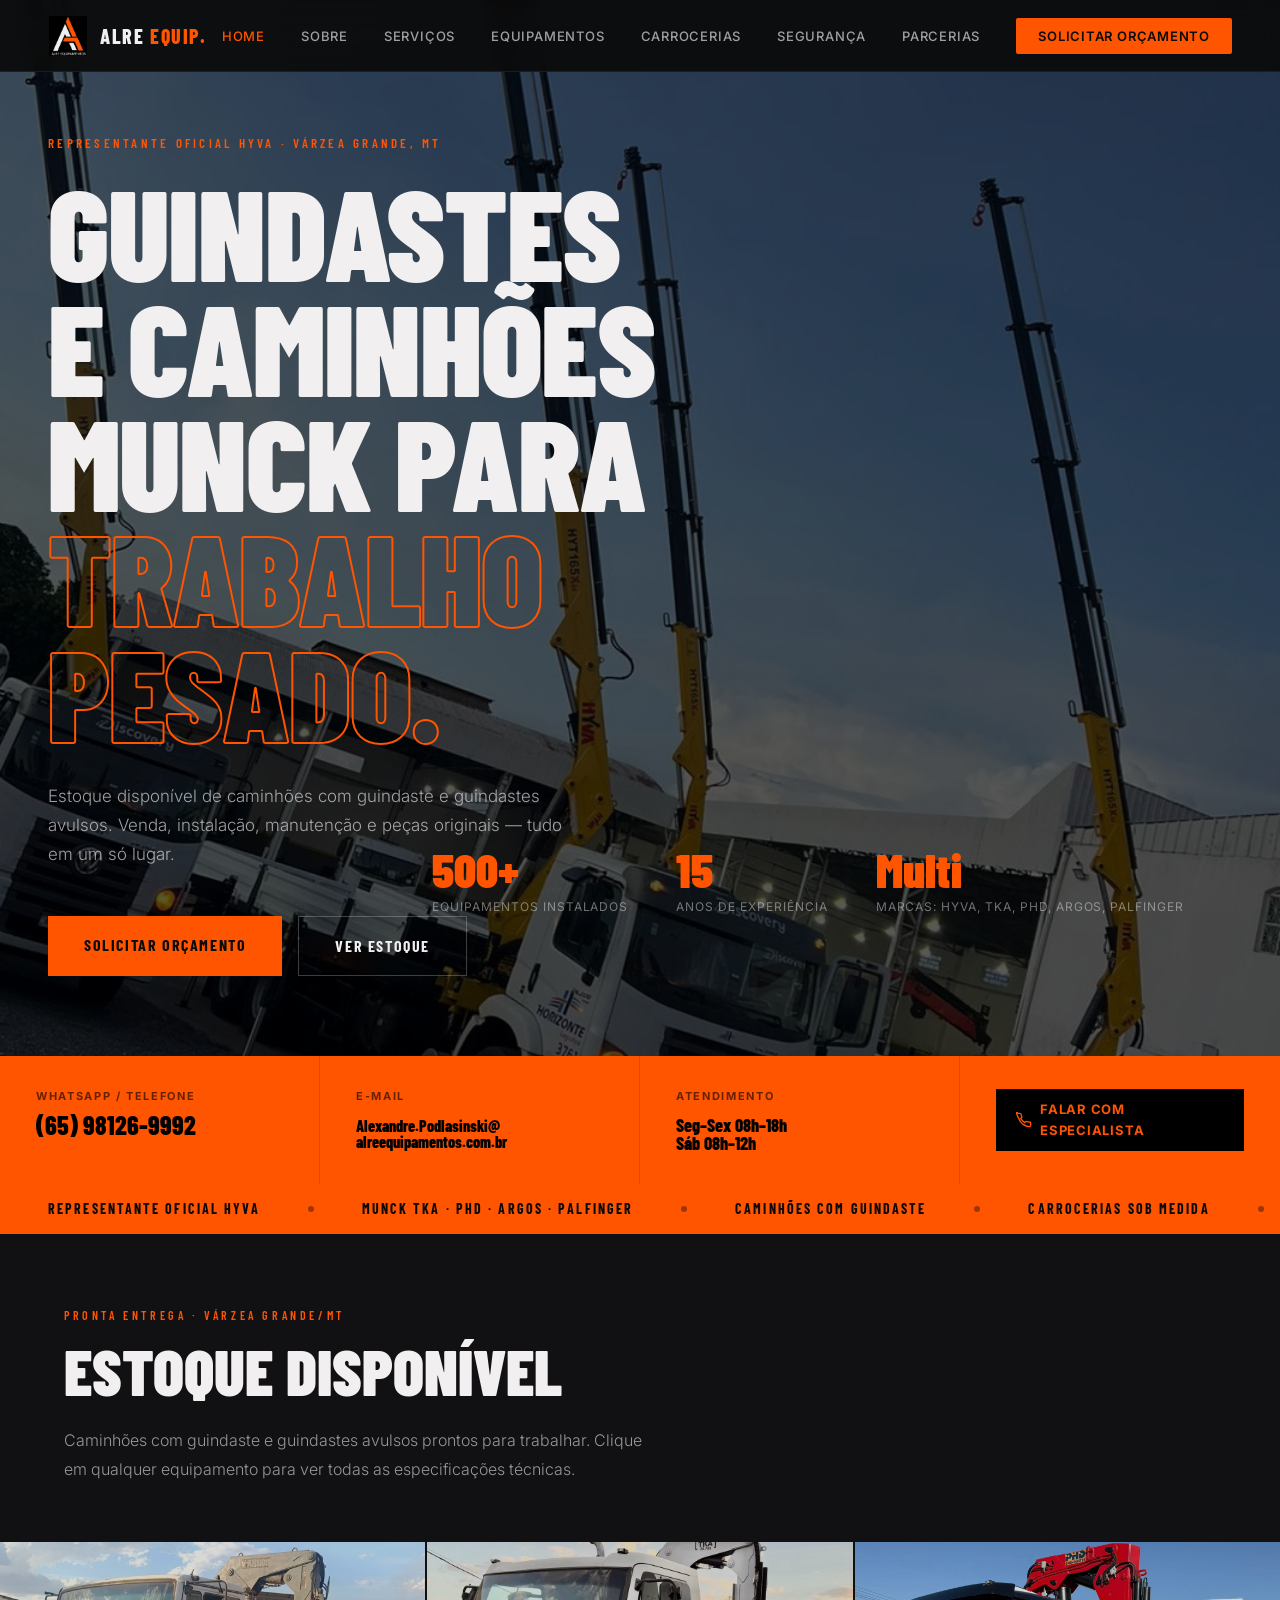
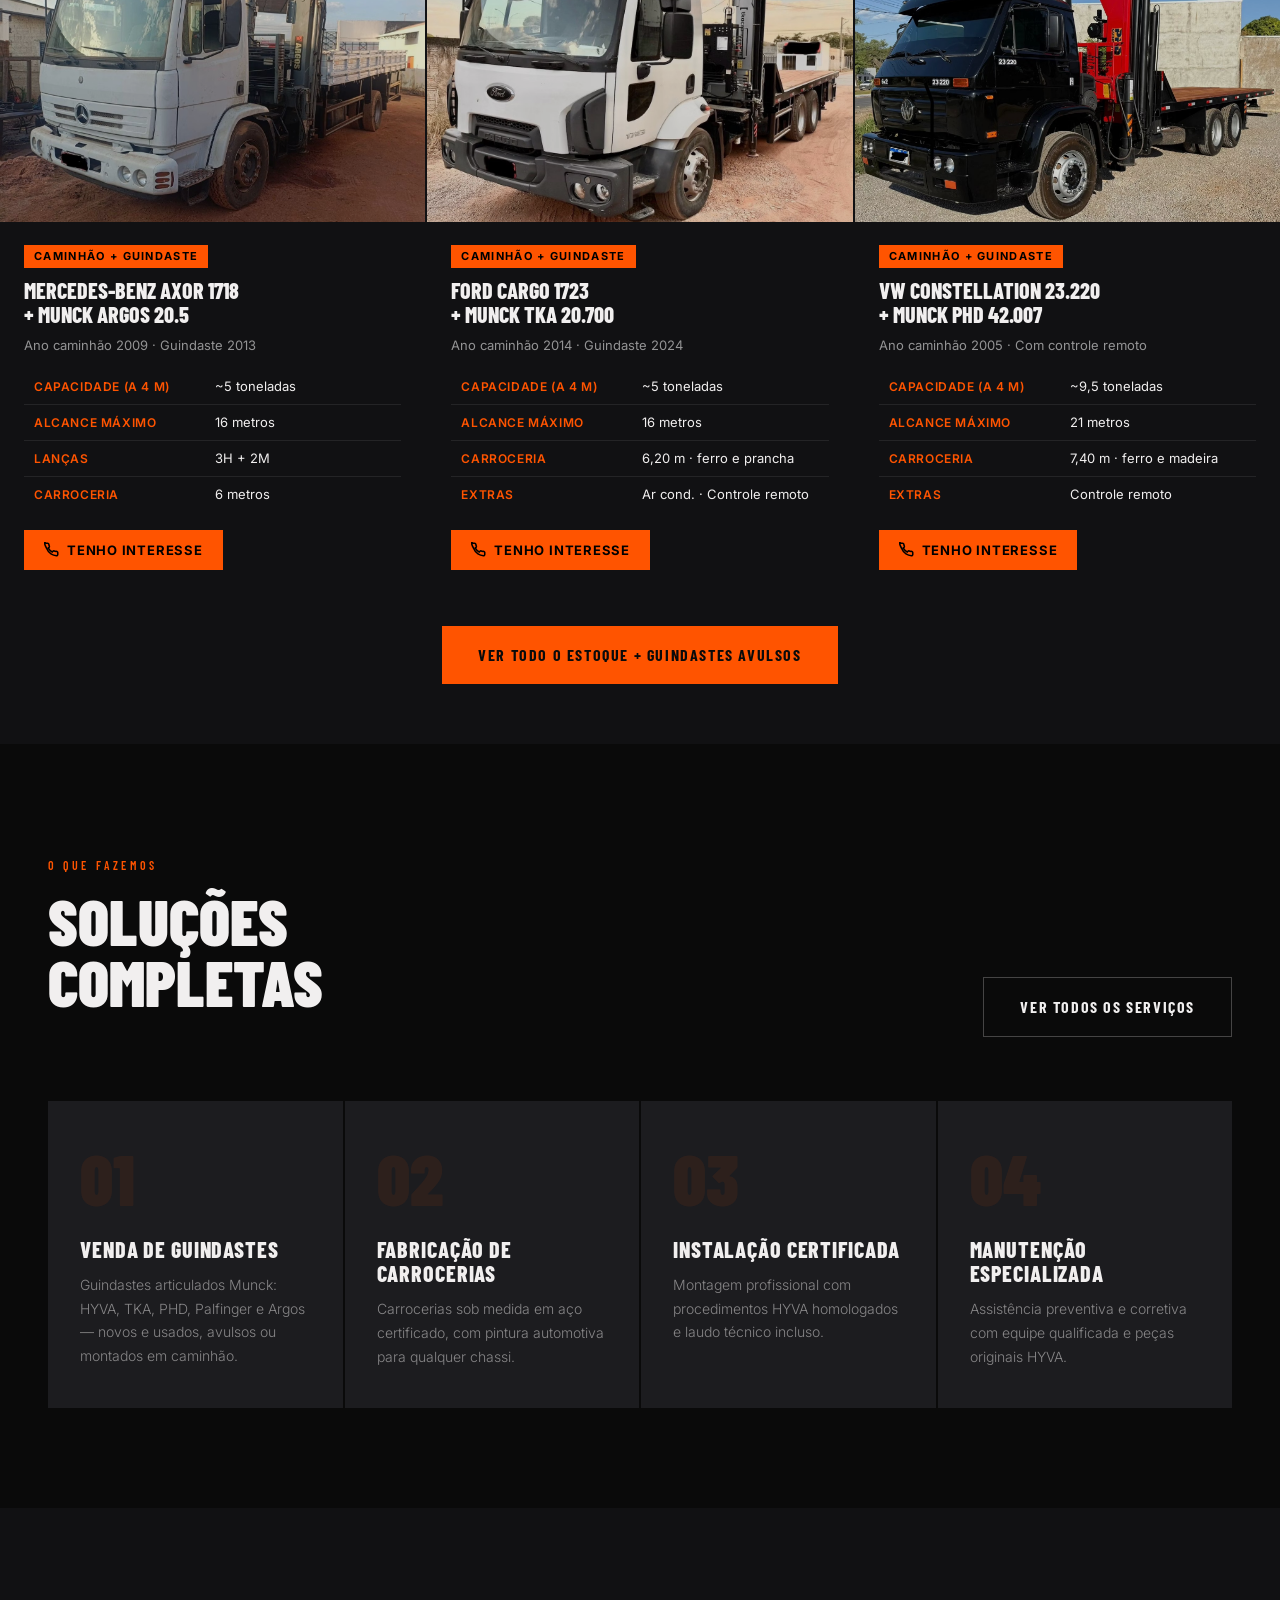
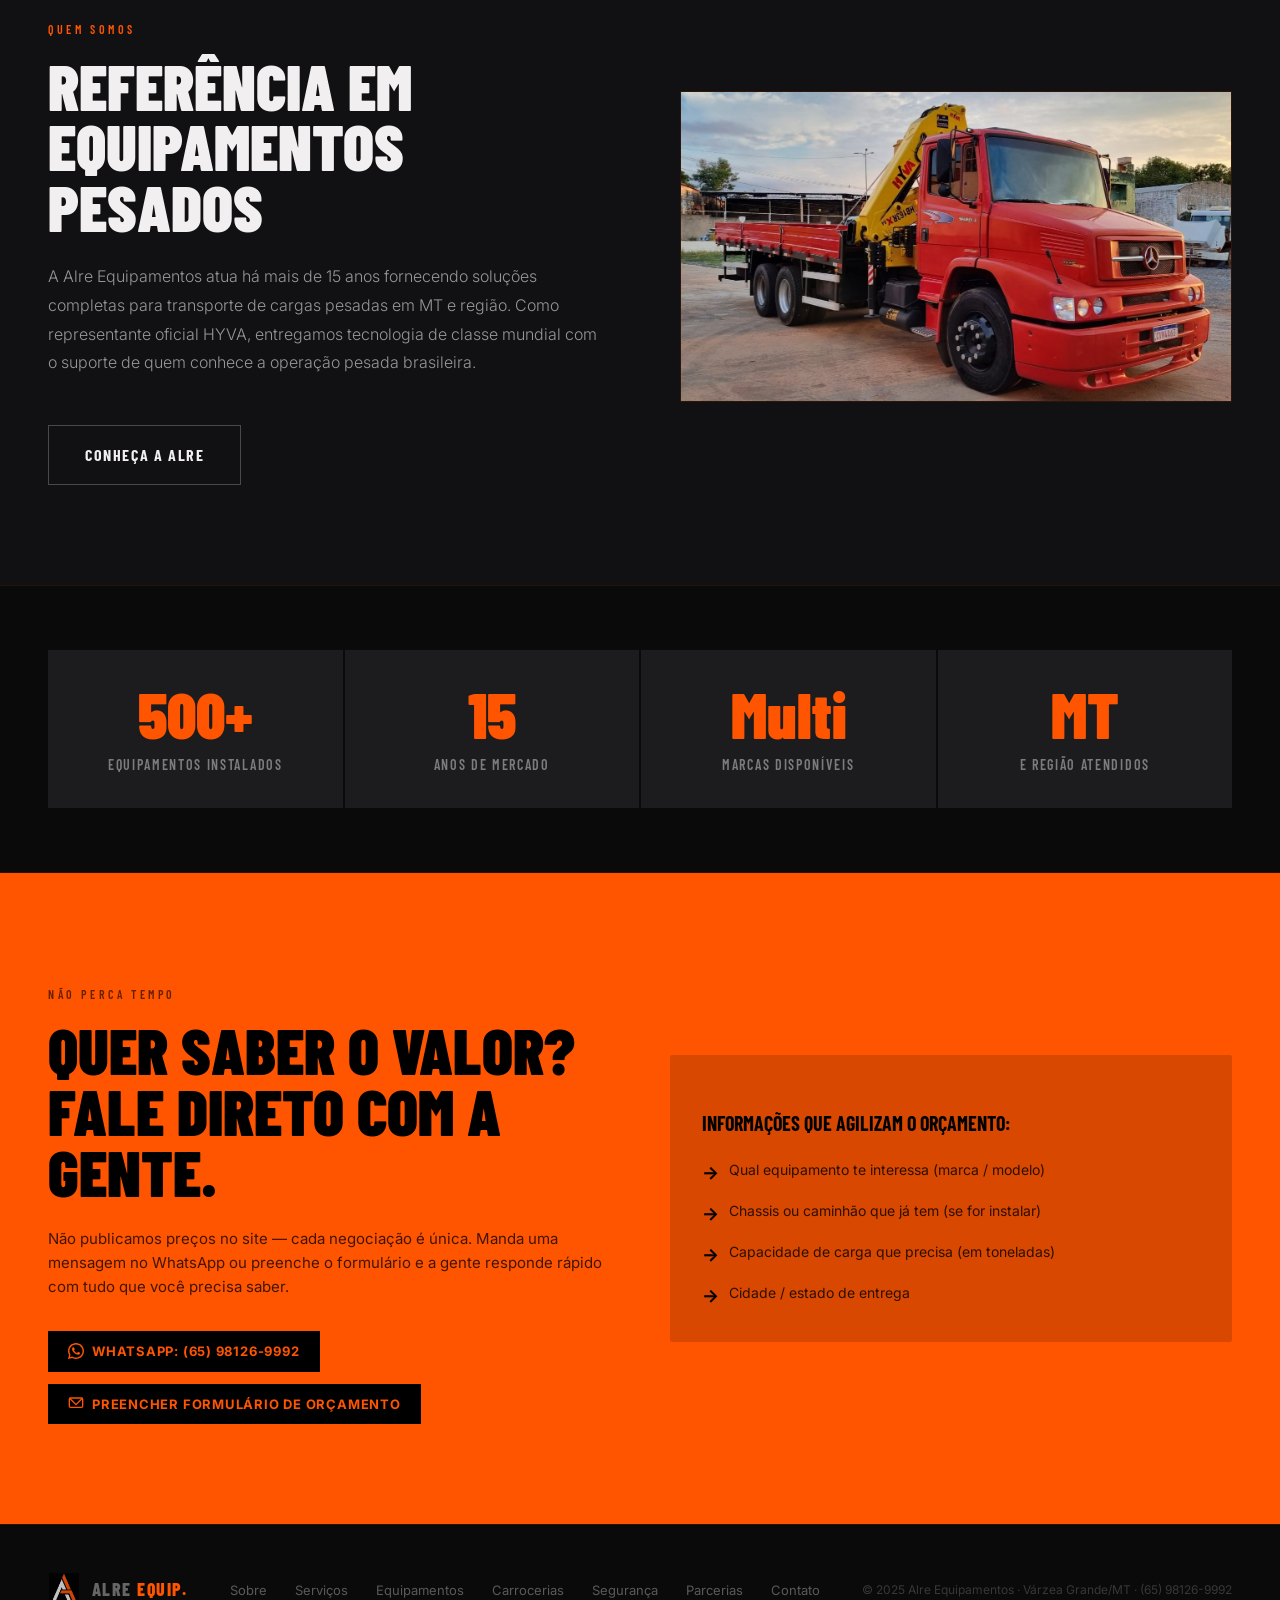
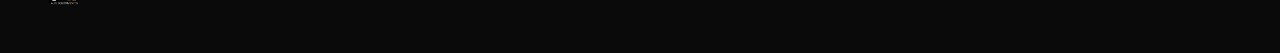
<file: index.html>
<!DOCTYPE html>
<html lang="pt-BR">
<head>
  <meta charset="UTF-8">
  <meta name="viewport" content="width=device-width, initial-scale=1.0">
  <title>Alre Equipamentos — Guindastes e Caminhões Munck em Várzea Grande/MT</title>
  <meta name="description" content="Venda de guindastes Munck, caminhões com guindaste e carrocerias sob medida. Representante oficial HYVA. Várzea Grande/MT.">
  <link rel="preconnect" href="https://fonts.googleapis.com">
  <link href="https://fonts.googleapis.com/css2?family=Barlow+Condensed:wght@400;600;700;800;900&family=Inter:wght@300;400;500;600&display=swap" rel="stylesheet">
  <link rel="stylesheet" href="style.css">
  <style>
    /* ── Spec table ── */
    .spec-table{width:100%;border-collapse:collapse;margin-top:12px}
    .spec-table td{padding:7px 10px;font-size:13px;border-bottom:1px solid rgba(255,255,255,.08);color:var(--alre-white)}
    .spec-table td:first-child{color:var(--alre-orange);font-weight:600;width:48%;text-transform:uppercase;font-size:12px;letter-spacing:.05em}
    .spec-table tr:last-child td{border-bottom:none}

    /* ── Equipment cards (Grimaldi-style) ── */
    .equip-grid{display:grid;grid-template-columns:repeat(auto-fit,minmax(320px,1fr));gap:2px;margin-top:2px}
    .equip-card{position:relative;overflow:hidden;background:var(--alre-dark);cursor:pointer}
    .equip-card img{width:100%;height:280px;object-fit:cover;display:block;transition:transform .5s ease;filter:brightness(.85)}
    .equip-card:hover img{transform:scale(1.04);filter:brightness(1)}
    .equip-card-body{padding:20px 24px 24px}
    .equip-card-tag{display:inline-block;background:var(--alre-orange);color:#000;font-size:11px;font-weight:700;letter-spacing:.12em;padding:3px 10px;text-transform:uppercase;margin-bottom:10px}
    .equip-card-tag.used{background:#444;color:var(--alre-white)}
    .equip-card-name{font-family:'Barlow Condensed',sans-serif;font-size:22px;font-weight:800;color:var(--alre-white);text-transform:uppercase;line-height:1.1;margin-bottom:8px}
    .equip-card-sub{font-size:13px;color:rgba(255,255,255,.55);margin-bottom:14px}
    .equip-cta{display:inline-flex;align-items:center;gap:8px;background:var(--alre-orange);color:#000;font-size:13px;font-weight:700;padding:10px 20px;letter-spacing:.06em;text-transform:uppercase;text-decoration:none;transition:opacity .2s}
    .equip-cta:hover{opacity:.85}
    .equip-cta svg{flex-shrink:0}

    /* ── Contact strip ── */
    .contact-strip{display:grid;grid-template-columns:repeat(auto-fit,minmax(240px,1fr));gap:0;background:var(--alre-orange)}
    .contact-strip-item{padding:32px 36px;border-right:1px solid rgba(0,0,0,.12);display:flex;flex-direction:column;gap:6px}
    .contact-strip-item:last-child{border-right:none}
    .contact-strip-label{font-size:11px;font-weight:700;letter-spacing:.15em;text-transform:uppercase;color:rgba(0,0,0,.6)}
    .contact-strip-val{font-family:'Barlow Condensed',sans-serif;font-size:26px;font-weight:800;color:#000;line-height:1;text-decoration:none}
    .contact-strip-val:hover{text-decoration:underline}

    /* hero override for real photo background */
    #hero{min-height:90vh;display:flex;flex-direction:column;justify-content:flex-end;padding-bottom:80px;position:relative;overflow:hidden}
    .hero-photo{position:absolute;inset:0;background:url('img-frota.jpg') center/cover no-repeat;filter:brightness(.35)}
    .hero-content{position:relative;z-index:2}
  </style>
</head>
<body>
<nav class="alre-nav">
  <a href="index.html" class="nav-logo">
    <img src="alre-logo.jpeg" alt="Alre Equipamentos logo">
    <span class="nav-logo-text">ALRE <span>EQUIP.</span></span>
  </a>
  <ul class="nav-links">
    <li><a href="index.html" class="active">Home</a></li>
    <li><a href="sobre.html">Sobre</a></li>
    <li><a href="servicos.html">Serviços</a></li>
    <li><a href="equipamentos.html">Equipamentos</a></li>
    <li><a href="carrocerias.html">Carrocerias</a></li>
    <li><a href="seguranca.html">Segurança</a></li>
    <li><a href="parcerias.html">Parcerias</a></li>
    <li><a href="contato.html" class="nav-cta">Solicitar Orçamento</a></li>
  </ul>
  <button class="nav-toggle" aria-label="Menu">Menu</button>
</nav>

<!-- HERO -->
<section id="hero">
  <div class="hero-photo"></div>
  <div class="hero-content">
    <p class="hero-eyebrow">Representante Oficial HYVA &middot; Várzea Grande, MT</p>
    <h1 class="hero-title">GUINDASTES<br>E CAMINHÕES<br>MUNCK PARA<br><em>TRABALHO PESADO.</em></h1>
    <p class="hero-subtitle">Estoque disponível de caminhões com guindaste e guindastes avulsos. Venda, instalação, manutenção e peças originais — tudo em um só lugar.</p>
    <div class="hero-actions">
      <a href="contato.html" class="btn-primary">Solicitar Orçamento</a>
      <a href="equipamentos.html" class="btn-ghost">Ver Estoque</a>
    </div>
    <div class="hero-stats">
      <div><div class="hero-stat-num">500+</div><div class="hero-stat-label">Equipamentos instalados</div></div>
      <div><div class="hero-stat-num">15</div><div class="hero-stat-label">Anos de experiência</div></div>
      <div><div class="hero-stat-num">Multi</div><div class="hero-stat-label">Marcas: HYVA, TKA, PHD, Argos, Palfinger</div></div>
    </div>
  </div>
</section>

<!-- CONTACT STRIP — explícito no topo -->
<div class="contact-strip">
  <div class="contact-strip-item">
    <span class="contact-strip-label">WhatsApp / Telefone</span>
    <a href="https://wa.me/5565981269992" class="contact-strip-val">(65) 98126-9992</a>
  </div>
  <div class="contact-strip-item">
    <span class="contact-strip-label">E-mail</span>
    <a href="mailto:Alexandre.Podlasinski@alreequipamentos.com.br" class="contact-strip-val" style="font-size:16px;padding-top:6px">Alexandre.Podlasinski@<br>alreequipamentos.com.br</a>
  </div>
  <div class="contact-strip-item">
    <span class="contact-strip-label">Atendimento</span>
    <span class="contact-strip-val" style="font-size:18px;padding-top:4px">Seg–Sex 08h–18h<br>Sáb 08h–12h</span>
  </div>
  <div class="contact-strip-item" style="justify-content:center">
    <a href="contato.html" class="equip-cta" style="background:#000;color:var(--alre-orange);align-self:center">
      <svg width="16" height="16" viewBox="0 0 24 24" fill="none" stroke="currentColor" stroke-width="2"><path d="M22 16.92v3a2 2 0 01-2.18 2 19.79 19.79 0 01-8.63-3.07A19.5 19.5 0 013.88 9.64a19.79 19.79 0 01-3.07-8.67A2 2 0 012.77 2h3a2 2 0 012 1.72c.127.96.361 1.903.7 2.81a2 2 0 01-.45 2.11L6.91 9.64a16 16 0 006.29 6.29l1.1-1.1a2 2 0 012.11-.45c.907.339 1.85.573 2.81.7A2 2 0 0122 16.92z"/></svg>
      Falar com Especialista
    </a>
  </div>
</div>

<div class="hyva-bar">
  <div class="hyva-bar-inner">
    <span class="hyva-bar-item">Representante Oficial HYVA</span><span class="hyva-bar-dot"></span>
    <span class="hyva-bar-item">Munck TKA · PHD · Argos · Palfinger</span><span class="hyva-bar-dot"></span>
    <span class="hyva-bar-item">Caminhões com Guindaste</span><span class="hyva-bar-dot"></span>
    <span class="hyva-bar-item">Carrocerias Sob Medida</span><span class="hyva-bar-dot"></span>
    <span class="hyva-bar-item">Instalação Certificada</span><span class="hyva-bar-dot"></span>
    <span class="hyva-bar-item">Peças Originais</span><span class="hyva-bar-dot"></span>
    <span class="hyva-bar-item">Suporte Técnico</span><span class="hyva-bar-dot"></span>
    <span class="hyva-bar-item">Representante Oficial HYVA</span><span class="hyva-bar-dot"></span>
    <span class="hyva-bar-item">Munck TKA · PHD · Argos · Palfinger</span><span class="hyva-bar-dot"></span>
    <span class="hyva-bar-item">Caminhões com Guindaste</span><span class="hyva-bar-dot"></span>
    <span class="hyva-bar-item">Carrocerias Sob Medida</span><span class="hyva-bar-dot"></span>
    <span class="hyva-bar-item">Instalação Certificada</span><span class="hyva-bar-dot"></span>
    <span class="hyva-bar-item">Peças Originais</span><span class="hyva-bar-dot"></span>
    <span class="hyva-bar-item">Suporte Técnico</span><span class="hyva-bar-dot"></span>
  </div>
</div>

<!-- ESTOQUE EM DESTAQUE -->
<section style="background:var(--alre-dark);padding:0">
  <div style="padding:60px 5vw 40px">
    <p class="section-eyebrow">Pronta entrega · Várzea Grande/MT</p>
    <h2 class="section-title">ESTOQUE DISPONÍVEL</h2>
    <p class="section-body" style="max-width:600px">Caminhões com guindaste e guindastes avulsos prontos para trabalhar. Clique em qualquer equipamento para ver todas as especificações técnicas.</p>
  </div>
  <div class="equip-grid">
    <!-- Mercedes + Argos -->
    <div class="equip-card reveal">
      <img src="img-mercedes-argos.jpg" alt="Mercedes-Benz Axor 1718 com Munck Argos 20.5">
      <div class="equip-card-body">
        <span class="equip-card-tag">Caminhão + Guindaste</span>
        <div class="equip-card-name">Mercedes-Benz Axor 1718<br>+ Munck Argos 20.5</div>
        <div class="equip-card-sub">Ano caminhão 2009 · Guindaste 2013</div>
        <table class="spec-table">
          <tr><td>Capacidade (a 4 m)</td><td>~5 toneladas</td></tr>
          <tr><td>Alcance máximo</td><td>16 metros</td></tr>
          <tr><td>Lanças</td><td>3H + 2M</td></tr>
          <tr><td>Carroceria</td><td>6 metros</td></tr>
        </table>
        <a href="contato.html" class="equip-cta" style="margin-top:18px">
          <svg width="15" height="15" viewBox="0 0 24 24" fill="none" stroke="currentColor" stroke-width="2.5"><path d="M22 16.92v3a2 2 0 01-2.18 2 19.79 19.79 0 01-8.63-3.07A19.5 19.5 0 013.88 9.64a19.79 19.79 0 01-3.07-8.67A2 2 0 012.77 2h3a2 2 0 012 1.72c.127.96.361 1.903.7 2.81a2 2 0 01-.45 2.11L6.91 9.64a16 16 0 006.29 6.29l1.1-1.1a2 2 0 012.11-.45c.907.339 1.85.573 2.81.7A2 2 0 0122 16.92z"/></svg>
          Tenho Interesse
        </a>
      </div>
    </div>
    <!-- Ford + TKA -->
    <div class="equip-card reveal">
      <img src="img-ford-tka.jpg" alt="Ford Cargo 1723 com Munck TKA 20.700">
      <div class="equip-card-body">
        <span class="equip-card-tag">Caminhão + Guindaste</span>
        <div class="equip-card-name">Ford Cargo 1723<br>+ Munck TKA 20.700</div>
        <div class="equip-card-sub">Ano caminhão 2014 · Guindaste 2024</div>
        <table class="spec-table">
          <tr><td>Capacidade (a 4 m)</td><td>~5 toneladas</td></tr>
          <tr><td>Alcance máximo</td><td>16 metros</td></tr>
          <tr><td>Carroceria</td><td>6,20 m · ferro e prancha</td></tr>
          <tr><td>Extras</td><td>Ar cond. · Controle remoto</td></tr>
        </table>
        <a href="contato.html" class="equip-cta" style="margin-top:18px">
          <svg width="15" height="15" viewBox="0 0 24 24" fill="none" stroke="currentColor" stroke-width="2.5"><path d="M22 16.92v3a2 2 0 01-2.18 2 19.79 19.79 0 01-8.63-3.07A19.5 19.5 0 013.88 9.64a19.79 19.79 0 01-3.07-8.67A2 2 0 012.77 2h3a2 2 0 012 1.72c.127.96.361 1.903.7 2.81a2 2 0 01-.45 2.11L6.91 9.64a16 16 0 006.29 6.29l1.1-1.1a2 2 0 012.11-.45c.907.339 1.85.573 2.81.7A2 2 0 0122 16.92z"/></svg>
          Tenho Interesse
        </a>
      </div>
    </div>
    <!-- VW + PHD -->
    <div class="equip-card reveal">
      <img src="img-vw-phd.jpg" alt="VW Constellation 23.220 com Munck PHD 42.007">
      <div class="equip-card-body">
        <span class="equip-card-tag">Caminhão + Guindaste</span>
        <div class="equip-card-name">VW Constellation 23.220<br>+ Munck PHD 42.007</div>
        <div class="equip-card-sub">Ano caminhão 2005 · Com controle remoto</div>
        <table class="spec-table">
          <tr><td>Capacidade (a 4 m)</td><td>~9,5 toneladas</td></tr>
          <tr><td>Alcance máximo</td><td>21 metros</td></tr>
          <tr><td>Carroceria</td><td>7,40 m · ferro e madeira</td></tr>
          <tr><td>Extras</td><td>Controle remoto</td></tr>
        </table>
        <a href="contato.html" class="equip-cta" style="margin-top:18px">
          <svg width="15" height="15" viewBox="0 0 24 24" fill="none" stroke="currentColor" stroke-width="2.5"><path d="M22 16.92v3a2 2 0 01-2.18 2 19.79 19.79 0 01-8.63-3.07A19.5 19.5 0 013.88 9.64a19.79 19.79 0 01-3.07-8.67A2 2 0 012.77 2h3a2 2 0 012 1.72c.127.96.361 1.903.7 2.81a2 2 0 01-.45 2.11L6.91 9.64a16 16 0 006.29 6.29l1.1-1.1a2 2 0 012.11-.45c.907.339 1.85.573 2.81.7A2 2 0 0122 16.92z"/></svg>
          Tenho Interesse
        </a>
      </div>
    </div>
  </div>
  <div style="padding:32px 5vw 60px;text-align:center">
    <a href="equipamentos.html" class="btn-primary">Ver todo o estoque + guindastes avulsos</a>
  </div>
</section>

<!-- SERVICES -->
<section>
  <div class="services-header">
    <div class="reveal">
      <p class="section-eyebrow">O que fazemos</p>
      <h2 class="section-title">SOLUÇÕES<br>COMPLETAS</h2>
    </div>
    <a href="servicos.html" class="btn-ghost reveal">Ver todos os serviços</a>
  </div>
  <div class="services-grid">
    <div class="service-card reveal"><div class="service-num">01</div><div class="service-title">Venda de Guindastes</div><div class="service-desc">Guindastes articulados Munck: HYVA, TKA, PHD, Palfinger e Argos — novos e usados, avulsos ou montados em caminhão.</div></div>
    <div class="service-card reveal"><div class="service-num">02</div><div class="service-title">Fabricação de Carrocerias</div><div class="service-desc">Carrocerias sob medida em aço certificado, com pintura automotiva para qualquer chassi.</div></div>
    <div class="service-card reveal"><div class="service-num">03</div><div class="service-title">Instalação Certificada</div><div class="service-desc">Montagem profissional com procedimentos HYVA homologados e laudo técnico incluso.</div></div>
    <div class="service-card reveal"><div class="service-num">04</div><div class="service-title">Manutenção Especializada</div><div class="service-desc">Assistência preventiva e corretiva com equipe qualificada e peças originais HYVA.</div></div>
  </div>
</section>

<!-- ABOUT STRIP -->
<section style="background:var(--alre-dark);display:grid;grid-template-columns:1fr 1fr;gap:80px;align-items:center">
  <div class="reveal">
    <p class="section-eyebrow">Quem somos</p>
    <h2 class="section-title">REFERÊNCIA EM EQUIPAMENTOS PESADOS</h2>
    <p class="section-body" style="margin-top:20px">A Alre Equipamentos atua há mais de 15 anos fornecendo soluções completas para transporte de cargas pesadas em MT e região. Como representante oficial HYVA, entregamos tecnologia de classe mundial com o suporte de quem conhece a operação pesada brasileira.</p>
    <a href="sobre.html" class="btn-ghost" style="margin-top:32px;display:inline-block">Conheça a Alre</a>
  </div>
  <div class="reveal">
    <img src="img-mb-hyva.jpg" alt="Mercedes-Benz com guindaste HYVA — Alre Equipamentos" class="image-hero">
  </div>
</section>

<!-- STATS -->
<div class="stats-strip">
  <div class="stat-item reveal"><div class="stat-num">500+</div><div class="stat-label">Equipamentos instalados</div></div>
  <div class="stat-item reveal"><div class="stat-num">15</div><div class="stat-label">Anos de mercado</div></div>
  <div class="stat-item reveal"><div class="stat-num">Multi</div><div class="stat-label">Marcas disponíveis</div></div>
  <div class="stat-item reveal"><div class="stat-num">MT</div><div class="stat-label">e região atendidos</div></div>
</div>

<!-- CONTACT SECTION EXPLICITA -->
<section style="background:var(--alre-orange)">
  <div style="display:grid;grid-template-columns:1fr 1fr;gap:60px;align-items:center">
    <div class="reveal">
      <p class="section-eyebrow" style="color:rgba(0,0,0,.6)">Não perca tempo</p>
      <h2 class="section-title" style="color:#000">QUER SABER O VALOR?<br>FALE DIRETO COM A GENTE.</h2>
      <p style="color:rgba(0,0,0,.75);font-size:15px;margin-top:16px;line-height:1.6">Não publicamos preços no site — cada negociação é única. Manda uma mensagem no WhatsApp ou preenche o formulário e a gente responde rápido com tudo que você precisa saber.</p>
      <div style="display:flex;flex-direction:column;gap:12px;margin-top:32px">
        <a href="https://wa.me/5565981269992" target="_blank" rel="noopener" class="equip-cta" style="background:#000;color:var(--alre-orange);width:fit-content">
          <svg width="16" height="16" viewBox="0 0 24 24" fill="currentColor"><path d="M17.472 14.382c-.297-.149-1.758-.867-2.03-.967-.273-.099-.471-.148-.67.15-.197.297-.767.966-.94 1.164-.173.199-.347.223-.644.075-.297-.15-1.255-.463-2.39-1.475-.883-.788-1.48-1.761-1.653-2.059-.173-.297-.018-.458.13-.606.134-.133.298-.347.446-.52.149-.174.198-.298.298-.497.099-.198.05-.371-.025-.52-.075-.149-.669-1.612-.916-2.207-.242-.579-.487-.5-.669-.51-.173-.008-.371-.01-.57-.01-.198 0-.52.074-.792.372-.272.297-1.04 1.016-1.04 2.479 0 1.462 1.065 2.875 1.213 3.074.149.198 2.096 3.2 5.077 4.487.709.306 1.262.489 1.694.625.712.227 1.36.195 1.871.118.571-.085 1.758-.719 2.006-1.413.248-.694.248-1.289.173-1.413-.074-.124-.272-.198-.57-.347z"/><path d="M12 0C5.373 0 0 5.373 0 12c0 2.125.555 4.122 1.528 5.855L0 24l6.335-1.511A11.945 11.945 0 0012 24c6.627 0 12-5.373 12-12S18.627 0 12 0zm0 21.818a9.8 9.8 0 01-5.002-1.368l-.36-.214-3.76.896.944-3.653-.234-.374A9.787 9.787 0 012.182 12C2.182 6.58 6.58 2.182 12 2.182c5.419 0 9.818 4.398 9.818 9.818 0 5.419-4.399 9.818-9.818 9.818z"/></svg>
          WhatsApp: (65) 98126-9992
        </a>
        <a href="contato.html" class="equip-cta" style="background:#000;color:var(--alre-orange);width:fit-content">
          <svg width="16" height="16" viewBox="0 0 24 24" fill="none" stroke="currentColor" stroke-width="2"><rect x="2" y="3" width="20" height="14" rx="2"/><polyline points="2,3 12,13 22,3"/></svg>
          Preencher Formulário de Orçamento
        </a>
      </div>
    </div>
    <div class="reveal" style="background:rgba(0,0,0,.15);padding:32px;border-radius:2px">
      <p style="font-family:'Barlow Condensed',sans-serif;font-size:20px;font-weight:700;text-transform:uppercase;color:#000;margin-bottom:20px">Informações que agilizam o orçamento:</p>
      <ul style="list-style:none;padding:0;margin:0;display:flex;flex-direction:column;gap:12px">
        <li style="display:flex;gap:10px;color:rgba(0,0,0,.8);font-size:14px"><span style="color:#000;font-weight:700;font-size:18px">→</span> Qual equipamento te interessa (marca / modelo)</li>
        <li style="display:flex;gap:10px;color:rgba(0,0,0,.8);font-size:14px"><span style="color:#000;font-weight:700;font-size:18px">→</span> Chassis ou caminhão que já tem (se for instalar)</li>
        <li style="display:flex;gap:10px;color:rgba(0,0,0,.8);font-size:14px"><span style="color:#000;font-weight:700;font-size:18px">→</span> Capacidade de carga que precisa (em toneladas)</li>
        <li style="display:flex;gap:10px;color:rgba(0,0,0,.8);font-size:14px"><span style="color:#000;font-weight:700;font-size:18px">→</span> Cidade / estado de entrega</li>
      </ul>
    </div>
  </div>
</section>

<footer class="alre-footer">
  <a href="index.html" class="footer-logo">
    <img src="alre-logo.jpeg" alt="Alre Equipamentos">
    <span class="footer-logo-text">ALRE <span>EQUIP.</span></span>
  </a>
  <ul class="footer-links">
    <li><a href="sobre.html">Sobre</a></li>
    <li><a href="servicos.html">Serviços</a></li>
    <li><a href="equipamentos.html">Equipamentos</a></li>
    <li><a href="carrocerias.html">Carrocerias</a></li>
    <li><a href="seguranca.html">Segurança</a></li>
    <li><a href="parcerias.html">Parcerias</a></li>
    <li><a href="contato.html">Contato</a></li>
  </ul>
  <span class="footer-copy">&copy; 2025 Alre Equipamentos · Várzea Grande/MT · (65) 98126-9992</span>
</footer>
<script src="main.js"></script>
</body>
</html>
</file>
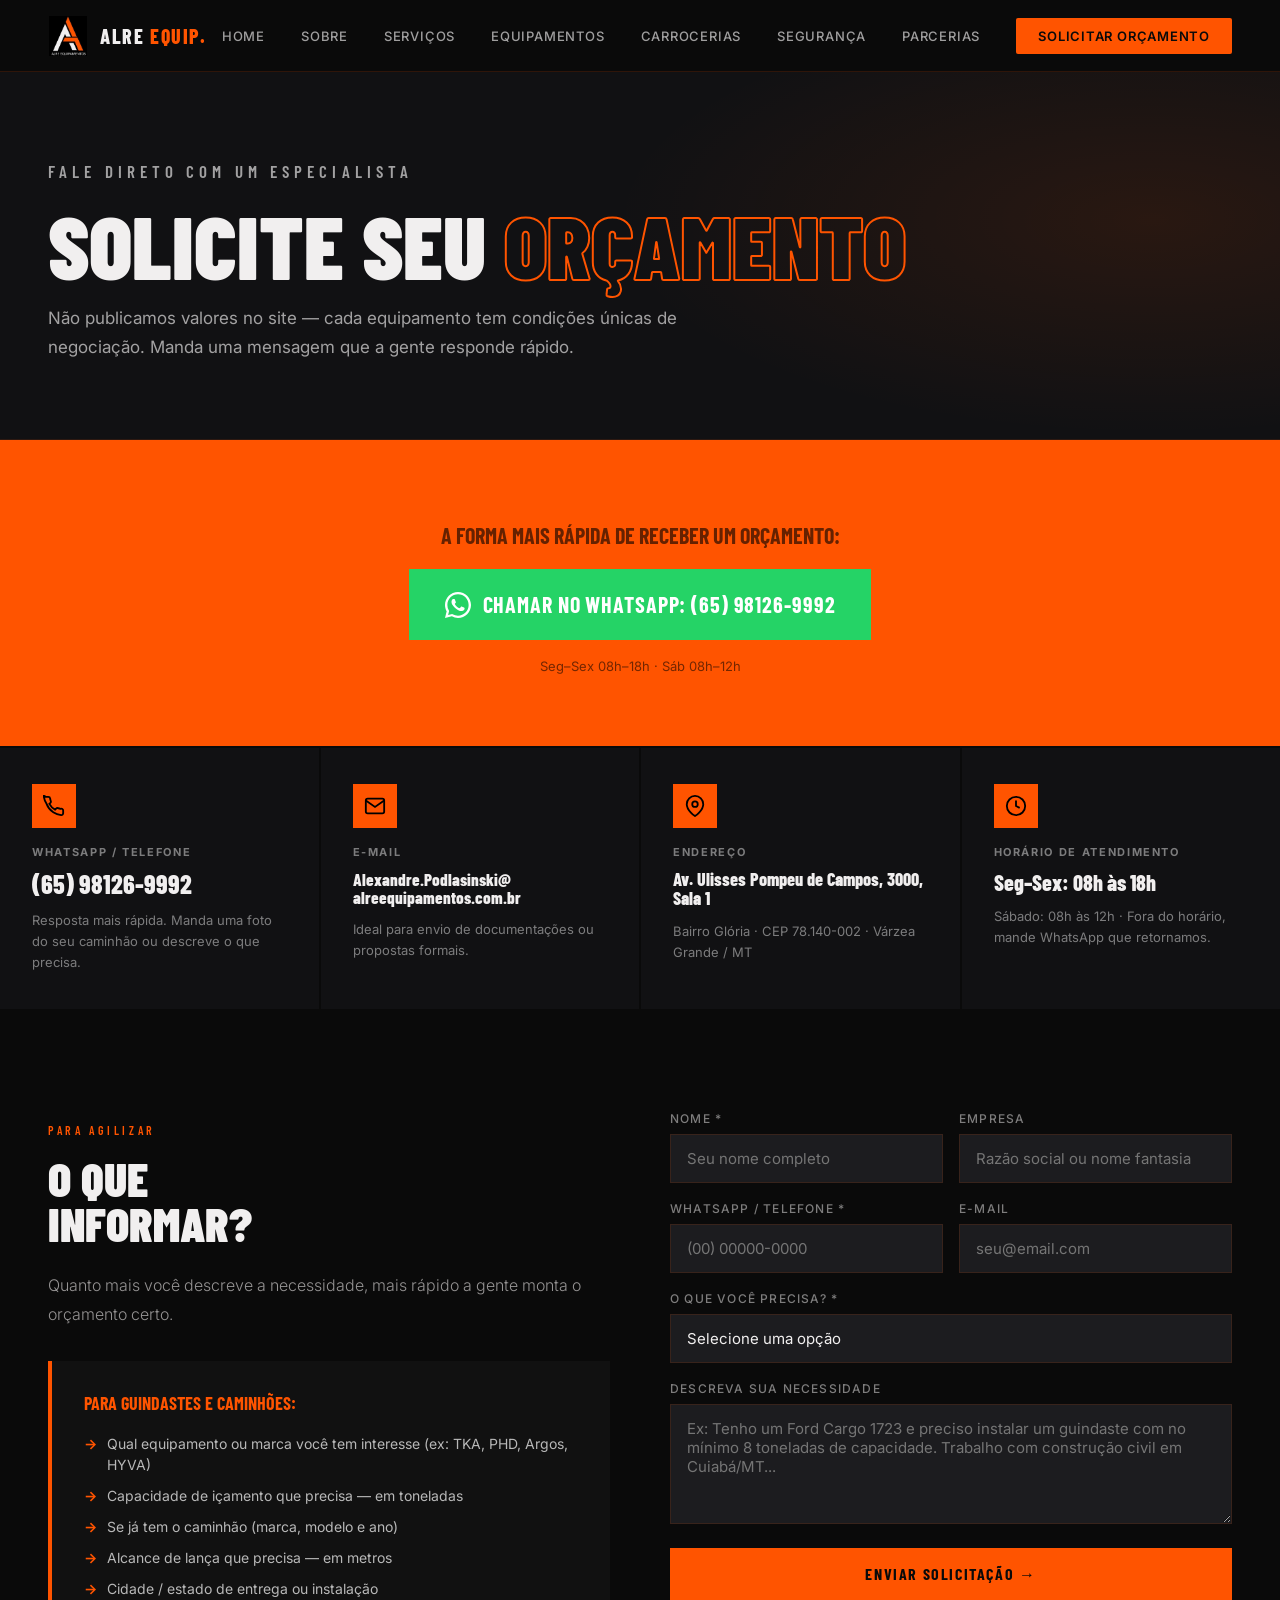
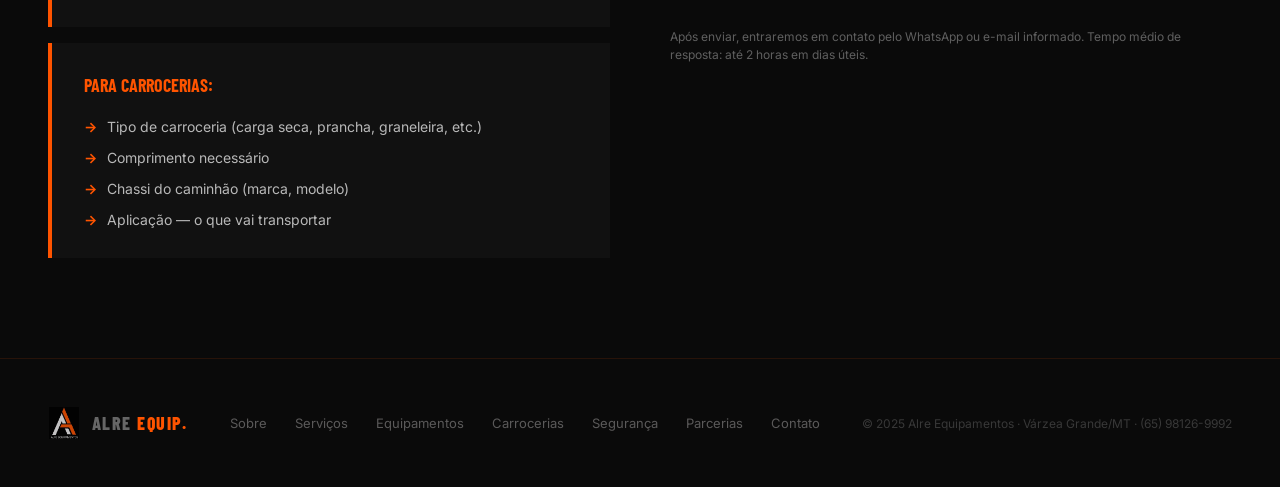
<file: contato.html>
<!DOCTYPE html>
<html lang="pt-BR">
<head>
  <meta charset="UTF-8">
  <meta name="viewport" content="width=device-width, initial-scale=1.0">
  <title>Contato e Orçamento — Alre Equipamentos</title>
  <meta name="description" content="Fale com a Alre Equipamentos. WhatsApp (65) 98126-9992. Orçamento sem compromisso para guindastes e caminhões Munck.">
  <link rel="preconnect" href="https://fonts.googleapis.com">
  <link href="https://fonts.googleapis.com/css2?family=Barlow+Condensed:wght@400;600;700;800;900&family=Inter:wght@300;400;500;600&display=swap" rel="stylesheet">
  <link rel="stylesheet" href="style.css">
  <style>
    /* ── Prominent WA button ── */
    .wa-btn{display:inline-flex;align-items:center;gap:12px;background:#25D366;color:#fff;font-family:'Barlow Condensed',sans-serif;font-size:22px;font-weight:700;letter-spacing:.04em;text-transform:uppercase;padding:18px 36px;text-decoration:none;transition:filter .2s}
    .wa-btn:hover{filter:brightness(1.1)}
    .wa-btn svg{width:26px;height:26px;flex-shrink:0}

    /* ── Channel cards ── */
    .channel-cards{display:grid;grid-template-columns:repeat(auto-fit,minmax(240px,1fr));gap:2px;margin-top:2px}
    .channel-card{background:var(--alre-dark);padding:36px 32px;display:flex;flex-direction:column;gap:8px}
    .channel-card-icon{width:44px;height:44px;background:var(--alre-orange);display:flex;align-items:center;justify-content:center;margin-bottom:8px;flex-shrink:0}
    .channel-card-label{font-size:11px;font-weight:700;letter-spacing:.15em;text-transform:uppercase;color:rgba(255,255,255,.45)}
    .channel-card-val{font-family:'Barlow Condensed',sans-serif;font-size:clamp(18px,2.2vw,26px);font-weight:800;color:var(--alre-white);line-height:1.1;text-decoration:none;word-break:break-word}
    .channel-card-val:hover{color:var(--alre-orange)}
    .channel-card-note{font-size:13px;color:rgba(255,255,255,.45);margin-top:4px}

    /* ── Tips box ── */
    .tips-box{background:#111;border-left:4px solid var(--alre-orange);padding:28px 32px}
    .tips-box-title{font-family:'Barlow Condensed',sans-serif;font-size:18px;font-weight:700;text-transform:uppercase;color:var(--alre-orange);margin-bottom:16px}
    .tips-list{list-style:none;padding:0;margin:0;display:flex;flex-direction:column;gap:10px}
    .tips-list li{display:flex;gap:10px;font-size:14px;color:rgba(255,255,255,.7);line-height:1.5}
    .tips-list li::before{content:"→";color:var(--alre-orange);font-weight:700;flex-shrink:0}

    /* ── Contact form ── */
    .contact-wrap{display:grid;grid-template-columns:1fr 1fr;gap:60px;align-items:start}
    @media(max-width:860px){.contact-wrap{grid-template-columns:1fr}}
  </style>
</head>
<body>
<nav class="alre-nav">
  <a href="index.html" class="nav-logo">
    <img src="alre-logo.jpeg" alt="Alre Equipamentos logo">
    <span class="nav-logo-text">ALRE <span>EQUIP.</span></span>
  </a>
  <ul class="nav-links">
    <li><a href="index.html">Home</a></li>
    <li><a href="sobre.html">Sobre</a></li>
    <li><a href="servicos.html">Serviços</a></li>
    <li><a href="equipamentos.html">Equipamentos</a></li>
    <li><a href="carrocerias.html">Carrocerias</a></li>
    <li><a href="seguranca.html">Segurança</a></li>
    <li><a href="parcerias.html">Parcerias</a></li>
    <li><a href="contato.html" class="active nav-cta">Solicitar Orçamento</a></li>
  </ul>
  <button class="nav-toggle" aria-label="Menu">Menu</button>
</nav>

<!-- PAGE HEADER -->
<div class="page-header">
  <p class="section-eyebrow">Fale direto com um especialista</p>
  <h1>SOLICITE SEU <em>ORÇAMENTO</em></h1>
  <p>Não publicamos valores no site — cada equipamento tem condições únicas de negociação. Manda uma mensagem que a gente responde rápido.</p>
</div>

<!-- BIG WHATSAPP CTA -->
<section style="background:var(--alre-orange);text-align:center;padding:56px 5vw">
  <p style="font-family:'Barlow Condensed',sans-serif;font-size:clamp(16px,2vw,22px);font-weight:700;text-transform:uppercase;color:rgba(0,0,0,.6);margin-bottom:16px">A forma mais rápida de receber um orçamento:</p>
  <a href="https://wa.me/5565981269992" target="_blank" rel="noopener" class="wa-btn">
    <svg viewBox="0 0 24 24" fill="currentColor"><path d="M17.472 14.382c-.297-.149-1.758-.867-2.03-.967-.273-.099-.471-.148-.67.15-.197.297-.767.966-.94 1.164-.173.199-.347.223-.644.075-.297-.15-1.255-.463-2.39-1.475-.883-.788-1.48-1.761-1.653-2.059-.173-.297-.018-.458.13-.606.134-.133.298-.347.446-.52.149-.174.198-.298.298-.497.099-.198.05-.371-.025-.52-.075-.149-.669-1.612-.916-2.207-.242-.579-.487-.5-.669-.51-.173-.008-.371-.01-.57-.01-.198 0-.52.074-.792.372-.272.297-1.04 1.016-1.04 2.479 0 1.462 1.065 2.875 1.213 3.074.149.198 2.096 3.2 5.077 4.487.709.306 1.262.489 1.694.625.712.227 1.36.195 1.871.118.571-.085 1.758-.719 2.006-1.413.248-.694.248-1.289.173-1.413-.074-.124-.272-.198-.57-.347z"/><path d="M12 0C5.373 0 0 5.373 0 12c0 2.125.555 4.122 1.528 5.855L0 24l6.335-1.511A11.945 11.945 0 0012 24c6.627 0 12-5.373 12-12S18.627 0 12 0zm0 21.818a9.8 9.8 0 01-5.002-1.368l-.36-.214-3.76.896.944-3.653-.234-.374A9.787 9.787 0 012.182 12C2.182 6.58 6.58 2.182 12 2.182c5.419 0 9.818 4.398 9.818 9.818 0 5.419-4.399 9.818-9.818 9.818z"/></svg>
    Chamar no WhatsApp: (65) 98126-9992
  </a>
  <p style="font-size:13px;color:rgba(0,0,0,.55);margin-top:16px">Seg–Sex 08h–18h · Sáb 08h–12h</p>
</section>

<!-- CHANNELS -->
<div class="channel-cards">
  <div class="channel-card">
    <div class="channel-card-icon">
      <svg width="22" height="22" viewBox="0 0 24 24" fill="none" stroke="#000" stroke-width="2"><path d="M22 16.92v3a2 2 0 01-2.18 2 19.79 19.79 0 01-8.63-3.07A19.5 19.5 0 013.88 9.64a19.79 19.79 0 01-3.07-8.67A2 2 0 012.77 2h3a2 2 0 012 1.72c.127.96.361 1.903.7 2.81a2 2 0 01-.45 2.11L6.91 9.64a16 16 0 006.29 6.29l1.1-1.1a2 2 0 012.11-.45c.907.339 1.85.573 2.81.7A2 2 0 0122 16.92z"/></svg>
    </div>
    <span class="channel-card-label">WhatsApp / Telefone</span>
    <a href="https://wa.me/5565981269992" target="_blank" rel="noopener" class="channel-card-val">(65) 98126-9992</a>
    <span class="channel-card-note">Resposta mais rápida. Manda uma foto do seu caminhão ou descreve o que precisa.</span>
  </div>
  <div class="channel-card">
    <div class="channel-card-icon">
      <svg width="22" height="22" viewBox="0 0 24 24" fill="none" stroke="#000" stroke-width="2"><path d="M4 4h16c1.1 0 2 .9 2 2v12c0 1.1-.9 2-2 2H4c-1.1 0-2-.9-2-2V6c0-1.1.9-2 2-2z"/><polyline points="22,6 12,13 2,6"/></svg>
    </div>
    <span class="channel-card-label">E-mail</span>
    <a href="mailto:Alexandre.Podlasinski@alreequipamentos.com.br" class="channel-card-val" style="font-size:clamp(13px,1.4vw,17px)">Alexandre.Podlasinski@<br>alreequipamentos.com.br</a>
    <span class="channel-card-note">Ideal para envio de documentações ou propostas formais.</span>
  </div>
  <div class="channel-card">
    <div class="channel-card-icon">
      <svg width="22" height="22" viewBox="0 0 24 24" fill="none" stroke="#000" stroke-width="2"><path d="M21 10c0 7-9 13-9 13s-9-6-9-13a9 9 0 0118 0z"/><circle cx="12" cy="10" r="3"/></svg>
    </div>
    <span class="channel-card-label">Endereço</span>
    <span class="channel-card-val" style="font-size:clamp(14px,1.5vw,18px)">Av. Ulisses Pompeu de Campos, 3000, Sala 1</span>
    <span class="channel-card-note">Bairro Glória · CEP 78.140-002 · Várzea Grande / MT</span>
  </div>
  <div class="channel-card">
    <div class="channel-card-icon">
      <svg width="22" height="22" viewBox="0 0 24 24" fill="none" stroke="#000" stroke-width="2"><circle cx="12" cy="12" r="10"/><polyline points="12,6 12,12 16,14"/></svg>
    </div>
    <span class="channel-card-label">Horário de atendimento</span>
    <span class="channel-card-val" style="font-size:clamp(16px,1.8vw,22px)">Seg–Sex: 08h às 18h</span>
    <span class="channel-card-note">Sábado: 08h às 12h · Fora do horário, mande WhatsApp que retornamos.</span>
  </div>
</div>

<!-- FORM + TIPS -->
<section id="contato">
  <div class="contact-wrap">
    <!-- Tips -->
    <div class="reveal">
      <p class="section-eyebrow">Para agilizar</p>
      <h2 class="section-title" style="font-size:clamp(28px,4vw,48px)">O QUE<br>INFORMAR?</h2>
      <p class="section-body" style="margin-top:12px">Quanto mais você descreve a necessidade, mais rápido a gente monta o orçamento certo.</p>

      <div class="tips-box" style="margin-top:32px">
        <div class="tips-box-title">Para guindastes e caminhões:</div>
        <ul class="tips-list">
          <li>Qual equipamento ou marca você tem interesse (ex: TKA, PHD, Argos, HYVA)</li>
          <li>Capacidade de içamento que precisa — em toneladas</li>
          <li>Se já tem o caminhão (marca, modelo e ano)</li>
          <li>Alcance de lança que precisa — em metros</li>
          <li>Cidade / estado de entrega ou instalação</li>
        </ul>
      </div>

      <div class="tips-box" style="margin-top:16px">
        <div class="tips-box-title">Para carrocerias:</div>
        <ul class="tips-list">
          <li>Tipo de carroceria (carga seca, prancha, graneleira, etc.)</li>
          <li>Comprimento necessário</li>
          <li>Chassi do caminhão (marca, modelo)</li>
          <li>Aplicação — o que vai transportar</li>
        </ul>
      </div>
    </div>

    <!-- Form -->
    <form id="contactForm" class="contact-form reveal">
      <div class="form-row">
        <div class="form-group"><label class="form-label">Nome *</label><input type="text" class="form-input" placeholder="Seu nome completo" required></div>
        <div class="form-group"><label class="form-label">Empresa</label><input type="text" class="form-input" placeholder="Razão social ou nome fantasia"></div>
      </div>
      <div class="form-row">
        <div class="form-group"><label class="form-label">WhatsApp / Telefone *</label><input type="tel" class="form-input" placeholder="(00) 00000-0000" required></div>
        <div class="form-group"><label class="form-label">E-mail</label><input type="email" class="form-input" placeholder="seu@email.com"></div>
      </div>
      <div class="form-group">
        <label class="form-label">O que você precisa? *</label>
        <select class="form-select" required>
          <option value="">Selecione uma opção</option>
          <option>Compra de caminhão + guindaste (estoque disponível)</option>
          <option>Compra de guindaste avulso</option>
          <option>Instalação de guindaste no meu caminhão</option>
          <option>Fabricação de carroceria sob medida</option>
          <option>Manutenção / assistência técnica</option>
          <option>Peças originais HYVA</option>
          <option>Controle remoto para guindaste</option>
          <option>Outro — vou descrever abaixo</option>
        </select>
      </div>
      <div class="form-group">
        <label class="form-label">Descreva sua necessidade</label>
        <textarea class="form-textarea" placeholder="Ex: Tenho um Ford Cargo 1723 e preciso instalar um guindaste com no mínimo 8 toneladas de capacidade. Trabalho com construção civil em Cuiabá/MT..."></textarea>
      </div>
      <button type="submit" class="form-submit">Enviar Solicitação →</button>
      <p style="font-size:12px;color:rgba(255,255,255,.35);margin-top:12px;line-height:1.5">Após enviar, entraremos em contato pelo WhatsApp ou e-mail informado. Tempo médio de resposta: até 2 horas em dias úteis.</p>
    </form>
  </div>
</section>

<footer class="alre-footer">
  <a href="index.html" class="footer-logo">
    <img src="alre-logo.jpeg" alt="Alre Equipamentos">
    <span class="footer-logo-text">ALRE <span>EQUIP.</span></span>
  </a>
  <ul class="footer-links">
    <li><a href="sobre.html">Sobre</a></li>
    <li><a href="servicos.html">Serviços</a></li>
    <li><a href="equipamentos.html">Equipamentos</a></li>
    <li><a href="carrocerias.html">Carrocerias</a></li>
    <li><a href="seguranca.html">Segurança</a></li>
    <li><a href="parcerias.html">Parcerias</a></li>
    <li><a href="contato.html">Contato</a></li>
  </ul>
  <span class="footer-copy">&copy; 2025 Alre Equipamentos · Várzea Grande/MT · (65) 98126-9992</span>
</footer>
<script src="main.js"></script>
</body>
</html>
</file>
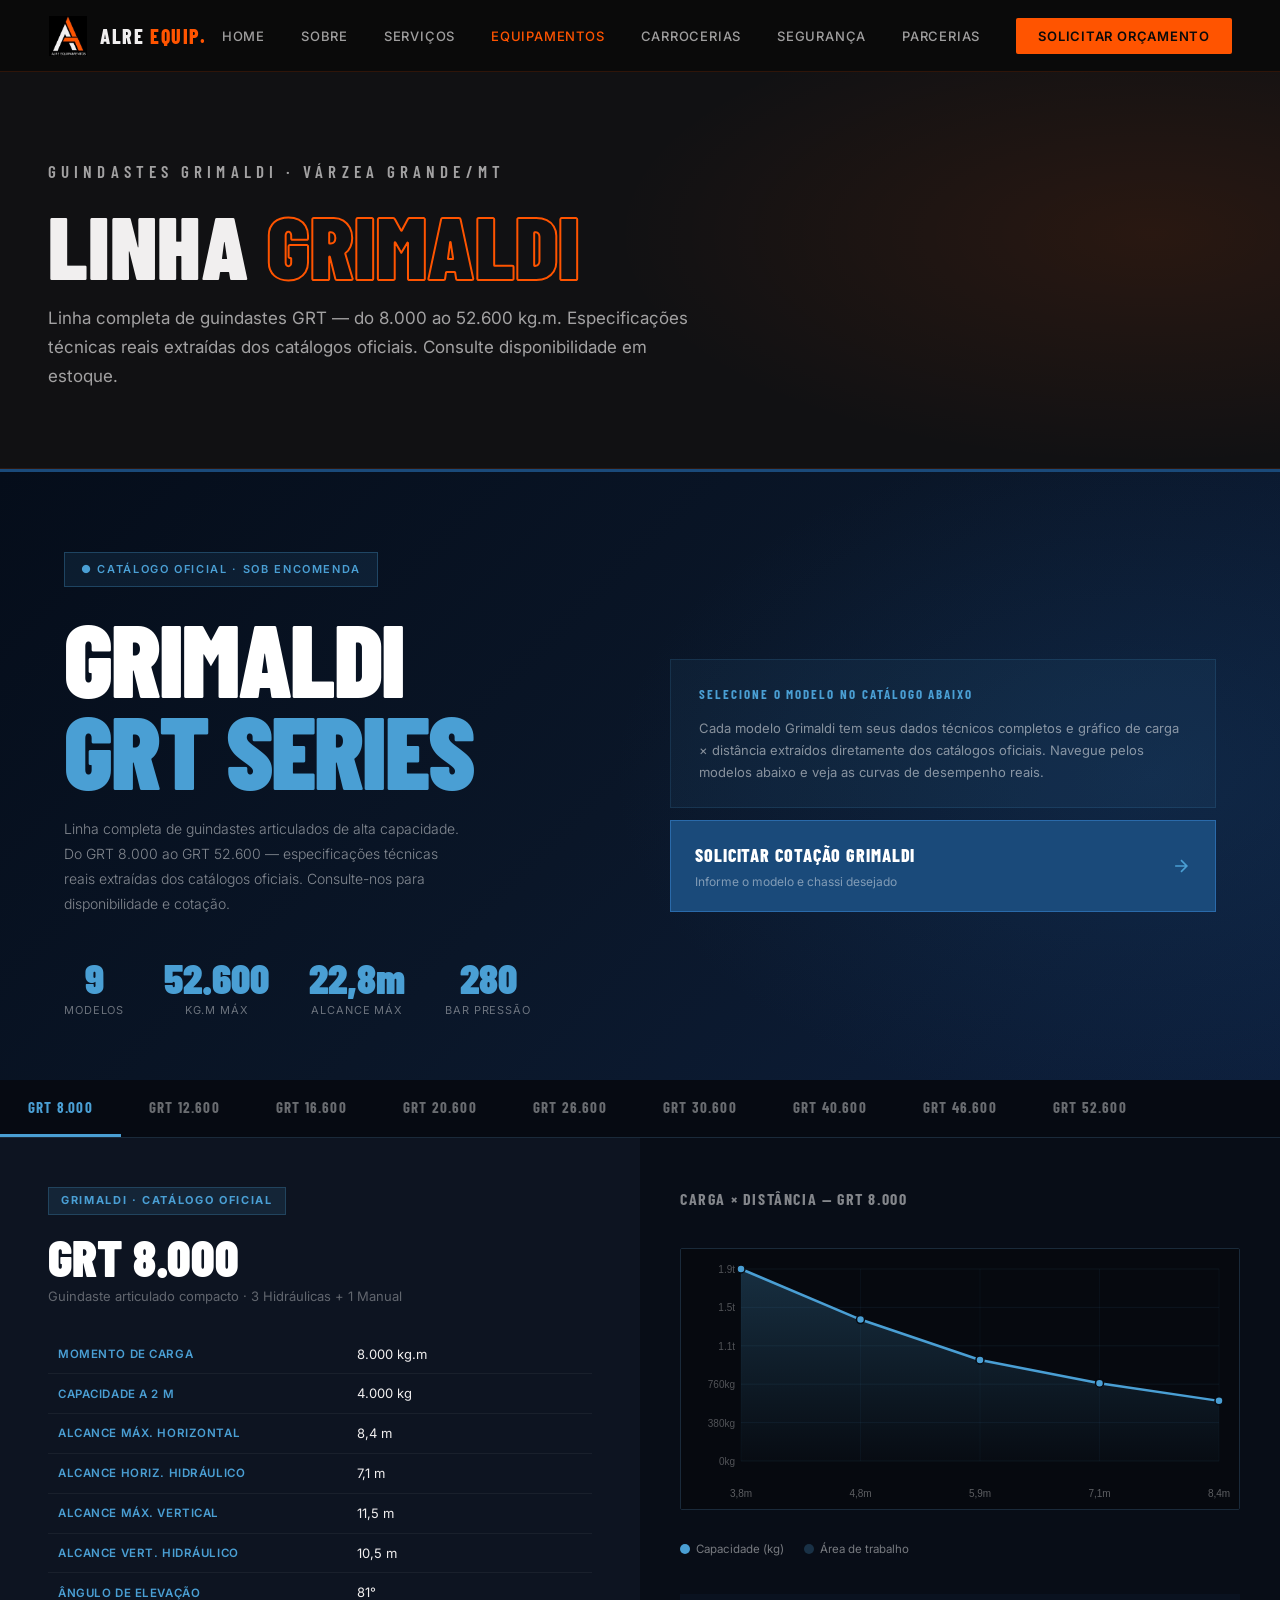
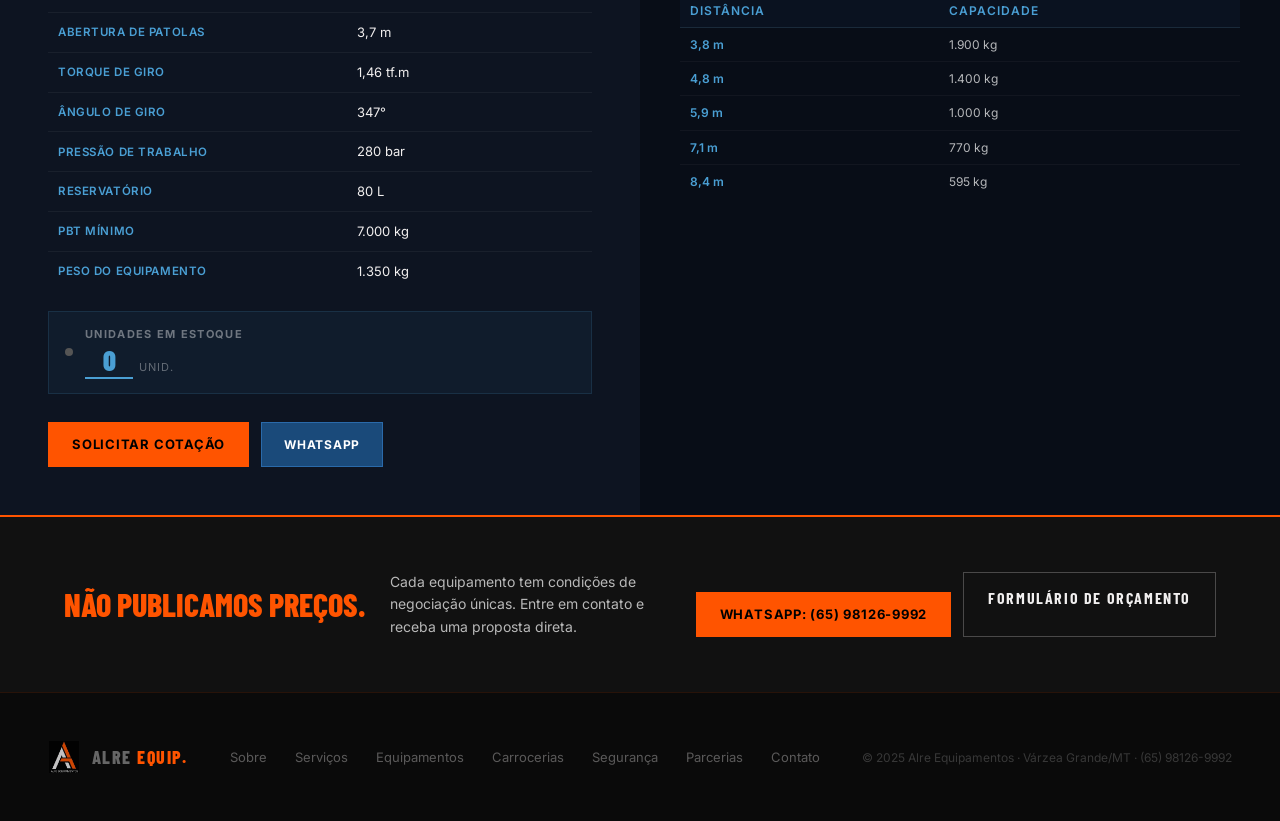
<file: equipamentos.html>
<!DOCTYPE html>
<html lang="pt-BR">
<head>
  <meta charset="UTF-8">
  <meta name="viewport" content="width=device-width, initial-scale=1.0">
  <title>Estoque de Equipamentos — Alre Equipamentos</title>
  <meta name="description" content="Caminhões com guindaste Munck, guindastes avulsos e linha completa Grimaldi. Especificações técnicas completas. Alre Equipamentos — Várzea Grande/MT.">
  <link rel="preconnect" href="https://fonts.googleapis.com">
  <link href="https://fonts.googleapis.com/css2?family=Barlow+Condensed:wght@400;600;700;800;900&family=Inter:wght@300;400;500;600&display=swap" rel="stylesheet">
  <link rel="stylesheet" href="style.css">
  <style>
    .spec-table{width:100%;border-collapse:collapse;margin-top:12px}
    .spec-table td{padding:8px 10px;font-size:13px;border-bottom:1px solid rgba(255,255,255,.08);color:var(--alre-white)}
    .spec-table td:first-child{color:var(--alre-orange);font-weight:600;width:45%;text-transform:uppercase;font-size:11.5px;letter-spacing:.06em}
    .spec-table tr:last-child td{border-bottom:none}

    .equip-detail{display:grid;grid-template-columns:1.1fr 1fr;gap:0;background:var(--alre-dark);border-bottom:2px solid #111;margin-bottom:0}
    .equip-detail:nth-child(even){direction:rtl}
    .equip-detail:nth-child(even) > *{direction:ltr}
    .equip-detail-img{position:relative;overflow:hidden;min-height:360px}
    .equip-detail-img img{width:100%;height:100%;object-fit:cover;display:block;transition:transform .6s ease}
    .equip-detail:hover .equip-detail-img img{transform:scale(1.03)}
    .equip-detail-info{padding:48px 48px}
    .equip-tag{display:inline-block;background:var(--alre-orange);color:#000;font-size:11px;font-weight:700;letter-spacing:.12em;padding:3px 10px;text-transform:uppercase;margin-bottom:14px}
    .equip-tag.avulso{background:#333;color:#bbb}
    .equip-tag.grimaldi{background:#1a3a5c;color:#6aaee0;border:1px solid #2a5a8c}
    .equip-name{font-family:'Barlow Condensed',sans-serif;font-size:clamp(26px,3vw,40px);font-weight:900;color:var(--alre-white);text-transform:uppercase;line-height:1.05;margin-bottom:6px}
    .equip-sub{font-size:13px;color:rgba(255,255,255,.45);margin-bottom:20px}
    .equip-desc{font-size:14px;color:rgba(255,255,255,.65);line-height:1.65;margin-bottom:20px}
    .equip-cta{display:inline-flex;align-items:center;gap:8px;background:var(--alre-orange);color:#000;font-size:13px;font-weight:700;padding:12px 24px;letter-spacing:.06em;text-transform:uppercase;text-decoration:none;transition:opacity .2s;margin-top:20px}
    .equip-cta:hover{opacity:.85}

    .section-divider{padding:48px 5vw 32px;background:#0a0a0a;border-top:1px solid #222}

    .avulso-grid{display:grid;grid-template-columns:1fr 1fr;gap:2px;background:#0a0a0a}
    .avulso-card{background:var(--alre-dark);display:grid;grid-template-columns:1fr 1fr;gap:0}
    .avulso-card-img{min-height:280px;overflow:hidden}
    .avulso-card-img img{width:100%;height:100%;object-fit:cover;display:block;transition:transform .5s}
    .avulso-card:hover .avulso-card-img img{transform:scale(1.04)}
    .avulso-card-body{padding:36px 36px}

    /* ── GRIMALDI SECTION ── */
    .grimaldi-hero{background:linear-gradient(135deg,#050d1a 0%,#0a1628 50%,#0d1f3c 100%);padding:80px 5vw 60px;border-top:3px solid #1a4a7a;position:relative;overflow:hidden}
    .grimaldi-hero::before{content:'';position:absolute;inset:0;background:radial-gradient(ellipse 60% 80% at 90% 50%,rgba(26,74,122,0.25) 0%,transparent 70%);pointer-events:none}
    .grimaldi-hero-inner{position:relative;z-index:1;display:grid;grid-template-columns:1fr 1fr;gap:60px;align-items:center}
    .grimaldi-logo-text{font-family:'Barlow Condensed',sans-serif;font-size:clamp(60px,8vw,110px);font-weight:900;color:#fff;text-transform:uppercase;line-height:0.9;letter-spacing:-0.02em}
    .grimaldi-logo-text span{color:#4a9fd4;-webkit-text-stroke:0;display:block}
    .grimaldi-tagline{font-size:14px;font-weight:300;color:rgba(255,255,255,.5);margin-top:20px;line-height:1.8;max-width:400px}
    .grimaldi-badge{display:inline-flex;align-items:center;gap:8px;background:rgba(74,159,212,0.1);border:1px solid rgba(74,159,212,0.3);padding:8px 16px;margin-bottom:24px}
    .grimaldi-badge span{font-size:11px;font-weight:600;letter-spacing:.15em;text-transform:uppercase;color:#4a9fd4}
    .grimaldi-stats-row{display:flex;gap:40px;margin-top:40px;flex-wrap:wrap}
    .grimaldi-stat{text-align:center}
    .grimaldi-stat-num{font-family:'Barlow Condensed',sans-serif;font-size:42px;font-weight:900;color:#4a9fd4;line-height:1}
    .grimaldi-stat-label{font-size:11px;color:rgba(255,255,255,.4);text-transform:uppercase;letter-spacing:.08em;margin-top:4px}

    /* GRIMALDI MODEL TABS */
    .grimaldi-catalog{background:#0a0f1a;padding:0}
    .grimaldi-tabs{display:flex;overflow-x:auto;background:#060a12;border-bottom:1px solid #1a2a3a;scrollbar-width:none}
    .grimaldi-tabs::-webkit-scrollbar{display:none}
    .grimaldi-tab{flex-shrink:0;padding:18px 28px;font-family:'Barlow Condensed',sans-serif;font-size:15px;font-weight:700;letter-spacing:.08em;text-transform:uppercase;color:rgba(255,255,255,.4);cursor:pointer;border:none;background:none;border-bottom:3px solid transparent;transition:all .2s;white-space:nowrap}
    .grimaldi-tab:hover{color:rgba(255,255,255,.7)}
    .grimaldi-tab.active{color:#4a9fd4;border-bottom-color:#4a9fd4}

    .grimaldi-panel{display:none;animation:fadeIn .3s ease}
    .grimaldi-panel.active{display:grid;grid-template-columns:1fr 1fr;gap:0}
    @keyframes fadeIn{from{opacity:0;transform:translateY(8px)}to{opacity:1;transform:translateY(0)}}

    .grimaldi-panel-specs{padding:48px 48px;background:#0d1421}
    .grimaldi-panel-chart{padding:48px 40px;background:#080d17;display:flex;flex-direction:column;gap:16px}

    .grt-model-tag{display:inline-block;background:rgba(74,159,212,0.12);border:1px solid rgba(74,159,212,0.25);color:#4a9fd4;font-size:11px;font-weight:700;letter-spacing:.15em;padding:4px 12px;text-transform:uppercase;margin-bottom:16px}
    .grt-model-name{font-family:'Barlow Condensed',sans-serif;font-size:clamp(32px,4vw,54px);font-weight:900;color:#fff;text-transform:uppercase;line-height:1;margin-bottom:4px}
    .grt-model-sub{font-size:13px;color:rgba(255,255,255,.35);margin-bottom:28px}

    .spec-table-blue{width:100%;border-collapse:collapse}
    .spec-table-blue td{padding:9px 10px;font-size:13px;border-bottom:1px solid rgba(255,255,255,.05);color:var(--alre-white)}
    .spec-table-blue td:first-child{color:#4a9fd4;font-weight:600;width:55%;font-size:11.5px;letter-spacing:.05em;text-transform:uppercase}
    .spec-table-blue tr:last-child td{border-bottom:none}

    /* LOAD CHART */
    .chart-title{font-family:'Barlow Condensed',sans-serif;font-size:16px;font-weight:700;color:rgba(255,255,255,.5);text-transform:uppercase;letter-spacing:.1em;margin-bottom:20px}
    .chart-canvas-wrap{position:relative;width:100%;background:#06090f;border:1px solid #1a2a3a;border-radius:2px;overflow:hidden}
    .chart-canvas{width:100%;height:260px;display:block}
    .chart-legend{display:flex;gap:20px;margin-top:14px;flex-wrap:wrap}
    .chart-legend-item{display:flex;align-items:center;gap:6px;font-size:11.5px;color:rgba(255,255,255,.45)}
    .chart-legend-dot{width:10px;height:10px;border-radius:50%;flex-shrink:0}

    .load-table{width:100%;border-collapse:collapse;margin-top:20px;font-size:12px}
    .load-table th{background:#0a1220;color:#4a9fd4;font-weight:600;letter-spacing:.08em;text-transform:uppercase;padding:7px 10px;text-align:left;border-bottom:1px solid #1a2a3a}
    .load-table td{padding:7px 10px;color:rgba(255,255,255,.7);border-bottom:1px solid rgba(255,255,255,.04)}
    .load-table tr:last-child td{border-bottom:none}
    .load-table td:first-child{color:#4a9fd4;font-weight:600}


    /* ── ESTOQUE BADGE ── */
    .stock-row{display:flex;align-items:center;gap:12px;margin:20px 0;padding:14px 16px;background:rgba(74,159,212,0.06);border:1px solid rgba(74,159,212,0.15)}
    .stock-label{font-size:11px;font-weight:700;letter-spacing:.12em;text-transform:uppercase;color:rgba(255,255,255,.4)}
    .stock-num{font-family:'Barlow Condensed',sans-serif;font-size:28px;font-weight:900;color:#4a9fd4;line-height:1}
    .stock-unit{font-size:11px;color:rgba(255,255,255,.35);text-transform:uppercase;letter-spacing:.08em}
    .stock-dot{width:8px;height:8px;border-radius:50%;background:#4a9fd4;flex-shrink:0}
    .stock-dot.zero{background:#555}
    input.stock-input{background:transparent;border:none;border-bottom:2px solid #4a9fd4;color:#4a9fd4;font-family:'Barlow Condensed',sans-serif;font-size:28px;font-weight:900;width:48px;text-align:center;outline:none;padding:0 2px;-moz-appearance:textfield}
    input.stock-input::-webkit-inner-spin-button,input.stock-input::-webkit-outer-spin-button{-webkit-appearance:none}

    .grimaldi-cta-row{display:flex;gap:12px;flex-wrap:wrap;margin-top:28px}
    .btn-grimaldi{display:inline-flex;align-items:center;gap:8px;background:#1a4a7a;color:#fff;font-size:12px;font-weight:700;padding:11px 22px;letter-spacing:.06em;text-transform:uppercase;text-decoration:none;transition:background .2s;border:1px solid #2a6aaa}
    .btn-grimaldi:hover{background:#235c96}

    @media(max-width:900px){
      .equip-detail{grid-template-columns:1fr}
      .equip-detail:nth-child(even){direction:ltr}
      .equip-detail-img{min-height:260px}
      .equip-detail-info{padding:32px 24px}
      .avulso-grid{grid-template-columns:1fr}
      .avulso-card{grid-template-columns:1fr}
      .grimaldi-hero-inner{grid-template-columns:1fr}
      .grimaldi-panel.active{grid-template-columns:1fr}
      .grimaldi-panel-specs,.grimaldi-panel-chart{padding:32px 24px}
    }
  </style>
</head>
<body>
<nav class="alre-nav">
  <a href="index.html" class="nav-logo">
    <img src="alre-logo.jpeg" alt="Alre Equipamentos logo">
    <span class="nav-logo-text">ALRE <span>EQUIP.</span></span>
  </a>
  <ul class="nav-links">
    <li><a href="index.html">Home</a></li>
    <li><a href="sobre.html">Sobre</a></li>
    <li><a href="servicos.html">Serviços</a></li>
    <li><a href="equipamentos.html" class="active">Equipamentos</a></li>
    <li><a href="carrocerias.html">Carrocerias</a></li>
    <li><a href="seguranca.html">Segurança</a></li>
    <li><a href="parcerias.html">Parcerias</a></li>
    <li><a href="contato.html" class="nav-cta">Solicitar Orçamento</a></li>
  </ul>
  <button class="nav-toggle" aria-label="Menu">Menu</button>
</nav>

<div class="page-header">
  <p class="section-eyebrow">Guindastes Grimaldi · Várzea Grande/MT</p>
  <h1>LINHA <em>GRIMALDI</em></h1>
  <p>Linha completa de guindastes GRT — do 8.000 ao 52.600 kg.m. Especificações técnicas reais extraídas dos catálogos oficiais. Consulte disponibilidade em estoque.</p>
</div>

<!-- ═══════════════════════════════════════════════════════
     LINHA GRIMALDI — GUINDASTES GRT
═══════════════════════════════════════════════════════ -->
<div class="grimaldi-hero">
  <div class="grimaldi-hero-inner">
    <div>
      <div class="grimaldi-badge"><span>● Catálogo Oficial · Sob Encomenda</span></div>
      <div class="grimaldi-logo-text">GRIMALDI<span>GRT SERIES</span></div>
      <p class="grimaldi-tagline">Linha completa de guindastes articulados de alta capacidade. Do GRT 8.000 ao GRT 52.600 — especificações técnicas reais extraídas dos catálogos oficiais. Consulte-nos para disponibilidade e cotação.</p>
      <div class="grimaldi-stats-row">
        <div class="grimaldi-stat">
          <div class="grimaldi-stat-num">9</div>
          <div class="grimaldi-stat-label">Modelos</div>
        </div>
        <div class="grimaldi-stat">
          <div class="grimaldi-stat-num">52.600</div>
          <div class="grimaldi-stat-label">kg.m máx</div>
        </div>
        <div class="grimaldi-stat">
          <div class="grimaldi-stat-num">22,8m</div>
          <div class="grimaldi-stat-label">alcance máx</div>
        </div>
        <div class="grimaldi-stat">
          <div class="grimaldi-stat-num">280</div>
          <div class="grimaldi-stat-label">bar pressão</div>
        </div>
      </div>
    </div>
    <div style="display:flex;flex-direction:column;gap:12px">
      <div style="background:rgba(74,159,212,0.07);border:1px solid rgba(74,159,212,0.15);padding:24px 28px">
        <div style="font-family:'Barlow Condensed',sans-serif;font-size:13px;font-weight:700;letter-spacing:.15em;text-transform:uppercase;color:#4a9fd4;margin-bottom:12px">Selecione o modelo no catálogo abaixo</div>
        <p style="font-size:13px;color:rgba(255,255,255,.5);line-height:1.7;margin:0">Cada modelo Grimaldi tem seus dados técnicos completos e gráfico de carga × distância extraídos diretamente dos catálogos oficiais. Navegue pelos modelos abaixo e veja as curvas de desempenho reais.</p>
      </div>
      <a href="contato.html" style="display:flex;align-items:center;justify-content:space-between;gap:16px;background:#1a4a7a;border:1px solid #2a6aaa;padding:20px 24px;text-decoration:none;transition:background .2s" onmouseover="this.style.background='#235c96'" onmouseout="this.style.background='#1a4a7a'">
        <div>
          <div style="font-family:'Barlow Condensed',sans-serif;font-size:18px;font-weight:800;color:#fff;text-transform:uppercase;letter-spacing:.05em">Solicitar Cotação Grimaldi</div>
          <div style="font-size:12px;color:rgba(255,255,255,.45);margin-top:2px">Informe o modelo e chassi desejado</div>
        </div>
        <svg width="20" height="20" viewBox="0 0 24 24" fill="none" stroke="#4a9fd4" stroke-width="2"><path d="M5 12h14M12 5l7 7-7 7"/></svg>
      </a>
    </div>
  </div>
</div>

<!-- TABS -->
<div class="grimaldi-catalog">
  <div class="grimaldi-tabs" id="grt-tabs">
    <button class="grimaldi-tab active" data-model="grt8000">GRT 8.000</button>
    <button class="grimaldi-tab" data-model="grt12600">GRT 12.600</button>
    <button class="grimaldi-tab" data-model="grt16600">GRT 16.600</button>
    <button class="grimaldi-tab" data-model="grt20600">GRT 20.600</button>
    <button class="grimaldi-tab" data-model="grt26600">GRT 26.600</button>
    <button class="grimaldi-tab" data-model="grt30600">GRT 30.600</button>
    <button class="grimaldi-tab" data-model="grt40600">GRT 40.600</button>
    <button class="grimaldi-tab" data-model="grt46600">GRT 46.600</button>
    <button class="grimaldi-tab" data-model="grt52600">GRT 52.600</button>
  </div>

  <!-- GRT 8.000 -->
  <div class="grimaldi-panel active" id="panel-grt8000">
    <div class="grimaldi-panel-specs">
      <div class="grt-model-tag">Grimaldi · Catálogo Oficial</div>
      <div class="grt-model-name">GRT 8.000</div>
      <div class="grt-model-sub">Guindaste articulado compacto · 3 Hidráulicas + 1 Manual</div>
      <table class="spec-table-blue">
        <tr><td>Momento de Carga</td><td>8.000 kg.m</td></tr>
        <tr><td>Capacidade a 2 m</td><td>4.000 kg</td></tr>
        <tr><td>Alcance Máx. Horizontal</td><td>8,4 m</td></tr>
        <tr><td>Alcance Horiz. Hidráulico</td><td>7,1 m</td></tr>
        <tr><td>Alcance Máx. Vertical</td><td>11,5 m</td></tr>
        <tr><td>Alcance Vert. Hidráulico</td><td>10,5 m</td></tr>
        <tr><td>Ângulo de Elevação</td><td>81°</td></tr>
        <tr><td>Abertura de Patolas</td><td>3,7 m</td></tr>
        <tr><td>Torque de Giro</td><td>1,46 tf.m</td></tr>
        <tr><td>Ângulo de Giro</td><td>347°</td></tr>
        <tr><td>Pressão de Trabalho</td><td>280 bar</td></tr>
        <tr><td>Reservatório</td><td>80 L</td></tr>
        <tr><td>PBT Mínimo</td><td>7.000 kg</td></tr>
        <tr><td>Peso do Equipamento</td><td>1.350 kg</td></tr>
      </table>
            <div class="stock-row">
        <div class="stock-dot" id="dot-grt8000"></div>
        <div>
          <div class="stock-label">Unidades em estoque</div>
          <div style="display:flex;align-items:baseline;gap:6px">
            <input class="stock-input" id="stock-grt8000" type="number" min="0" max="99" value="0" title="Altere a quantidade em estoque">
            <span class="stock-unit">unid.</span>
          </div>
        </div>
      </div>
      <div class="grimaldi-cta-row">
        <a href="contato.html" class="equip-cta" style="margin-top:0">Solicitar Cotação</a>
        <a href="https://wa.me/5565981269992?text=Olá! Tenho interesse no Grimaldi GRT 8.000. Pode me enviar mais informações?" target="_blank" class="btn-grimaldi">WhatsApp</a>
      </div>
    </div>
    <div class="grimaldi-panel-chart">
      <div class="chart-title">Carga × Distância — GRT 8.000</div>
      <div class="chart-canvas-wrap">
        <canvas class="chart-canvas" id="chart-grt8000"></canvas>
      </div>
      <div class="chart-legend">
        <div class="chart-legend-item"><div class="chart-legend-dot" style="background:#4a9fd4"></div>Capacidade (kg)</div>
        <div class="chart-legend-item"><div class="chart-legend-dot" style="background:rgba(74,159,212,0.25)"></div>Área de trabalho</div>
      </div>
      <table class="load-table">
        <tr><th>Distância</th><th>Capacidade</th></tr>
        <tr><td>3,8 m</td><td>1.900 kg</td></tr>
        <tr><td>4,8 m</td><td>1.400 kg</td></tr>
        <tr><td>5,9 m</td><td>1.000 kg</td></tr>
        <tr><td>7,1 m</td><td>770 kg</td></tr>
        <tr><td>8,4 m</td><td>595 kg</td></tr>
      </table>
    </div>
  </div>

  <!-- GRT 12.600 -->
  <div class="grimaldi-panel" id="panel-grt12600">
    <div class="grimaldi-panel-specs">
      <div class="grt-model-tag">Grimaldi · Catálogo Oficial</div>
      <div class="grt-model-name">GRT 12.600</div>
      <div class="grt-model-sub">4 Hidráulicas + 2 Manuais</div>
      <table class="spec-table-blue">
        <tr><td>Momento de Carga</td><td>12.600 kg.m</td></tr>
        <tr><td>Capacidade a 2 m</td><td>6.300 kg</td></tr>
        <tr><td>Alcance Máx. Horizontal</td><td>15,6 m</td></tr>
        <tr><td>Alcance Horiz. Hidráulico</td><td>11,3 m</td></tr>
        <tr><td>Alcance Máx. Vertical</td><td>18 m</td></tr>
        <tr><td>Alcance Vert. Hidráulico</td><td>14 m</td></tr>
        <tr><td>Ângulo de Elevação</td><td>70°</td></tr>
        <tr><td>Abertura de Patolas</td><td>5 m</td></tr>
        <tr><td>Torque de Giro</td><td>1,74 tf.m</td></tr>
        <tr><td>Ângulo de Giro</td><td>347°</td></tr>
        <tr><td>Pressão de Trabalho</td><td>280 bar</td></tr>
        <tr><td>Reservatório</td><td>80 L</td></tr>
        <tr><td>PBT Mínimo</td><td>10.000 kg</td></tr>
        <tr><td>Peso do Equipamento</td><td>2.300 kg</td></tr>
      </table>
            <div class="stock-row">
        <div class="stock-dot" id="dot-grt12600"></div>
        <div>
          <div class="stock-label">Unidades em estoque</div>
          <div style="display:flex;align-items:baseline;gap:6px">
            <input class="stock-input" id="stock-grt12600" type="number" min="0" max="99" value="0" title="Altere a quantidade em estoque">
            <span class="stock-unit">unid.</span>
          </div>
        </div>
      </div>
      <div class="grimaldi-cta-row">
        <a href="contato.html" class="equip-cta" style="margin-top:0">Solicitar Cotação</a>
        <a href="https://wa.me/5565981269992?text=Olá! Tenho interesse no Grimaldi GRT 12.600. Pode me enviar mais informações?" target="_blank" class="btn-grimaldi">WhatsApp</a>
      </div>
    </div>
    <div class="grimaldi-panel-chart">
      <div class="chart-title">Carga × Distância — GRT 12.600</div>
      <div class="chart-canvas-wrap">
        <canvas class="chart-canvas" id="chart-grt12600"></canvas>
      </div>
      <div class="chart-legend">
        <div class="chart-legend-item"><div class="chart-legend-dot" style="background:#4a9fd4"></div>Capacidade (kg)</div>
      </div>
      <table class="load-table">
        <tr><th>Distância</th><th>Capacidade</th></tr>
        <tr><td>4,0 m</td><td>3.100 kg</td></tr>
        <tr><td>5,7 m</td><td>2.210 kg</td></tr>
        <tr><td>7,5 m</td><td>1.680 kg</td></tr>
        <tr><td>9,4 m</td><td>1.340 kg</td></tr>
        <tr><td>11,3 m</td><td>1.110 kg</td></tr>
        <tr><td>13,4 m</td><td>850 kg</td></tr>
        <tr><td>15,6 m</td><td>705 kg</td></tr>
      </table>
    </div>
  </div>

  <!-- GRT 16.600 -->
  <div class="grimaldi-panel" id="panel-grt16600">
    <div class="grimaldi-panel-specs">
      <div class="grt-model-tag">Grimaldi · Catálogo Oficial</div>
      <div class="grt-model-name">GRT 16.600</div>
      <div class="grt-model-sub">4 Hidráulicas + 2 Manuais</div>
      <table class="spec-table-blue">
        <tr><td>Momento de Carga</td><td>16.600 kg.m</td></tr>
        <tr><td>Capacidade a 2 m</td><td>8.300 kg</td></tr>
        <tr><td>Alcance Máx. Horizontal</td><td>13,3 m</td></tr>
        <tr><td>Alcance Horiz. Hidráulico</td><td>11,3 m</td></tr>
        <tr><td>Alcance Máx. Vertical</td><td>15,9 m</td></tr>
        <tr><td>Alcance Vert. Hidráulico</td><td>14 m</td></tr>
        <tr><td>Ângulo de Elevação</td><td>70°</td></tr>
        <tr><td>Abertura de Patolas</td><td>5 m</td></tr>
        <tr><td>Torque de Giro</td><td>3,47 tf.m</td></tr>
        <tr><td>Ângulo de Giro</td><td>347°</td></tr>
        <tr><td>Pressão de Trabalho</td><td>280 bar</td></tr>
        <tr><td>Reservatório</td><td>80 L</td></tr>
        <tr><td>PBT Mínimo</td><td>13.000 kg</td></tr>
      </table>
            <div class="stock-row">
        <div class="stock-dot" id="dot-grt16600"></div>
        <div>
          <div class="stock-label">Unidades em estoque</div>
          <div style="display:flex;align-items:baseline;gap:6px">
            <input class="stock-input" id="stock-grt16600" type="number" min="0" max="99" value="0" title="Altere a quantidade em estoque">
            <span class="stock-unit">unid.</span>
          </div>
        </div>
      </div>
      <div class="grimaldi-cta-row">
        <a href="contato.html" class="equip-cta" style="margin-top:0">Solicitar Cotação</a>
        <a href="https://wa.me/5565981269992?text=Olá! Tenho interesse no Grimaldi GRT 16.600. Pode me enviar mais informações?" target="_blank" class="btn-grimaldi">WhatsApp</a>
      </div>
    </div>
    <div class="grimaldi-panel-chart">
      <div class="chart-title">Carga × Distância — GRT 16.600</div>
      <div class="chart-canvas-wrap">
        <canvas class="chart-canvas" id="chart-grt16600"></canvas>
      </div>
      <div class="chart-legend">
        <div class="chart-legend-item"><div class="chart-legend-dot" style="background:#4a9fd4"></div>Capacidade (kg)</div>
      </div>
      <table class="load-table">
        <tr><th>Distância</th><th>Capacidade</th></tr>
        <tr><td>4,0 m</td><td>4.150 kg</td></tr>
        <tr><td>5,7 m</td><td>2.895 kg</td></tr>
        <tr><td>7,5 m</td><td>2.140 kg</td></tr>
        <tr><td>9,4 m</td><td>1.690 kg</td></tr>
        <tr><td>11,3 m</td><td>1.270 kg</td></tr>
        <tr><td>13,4 m</td><td>1.000 kg</td></tr>
        <tr><td>15,6 m</td><td>850 kg</td></tr>
      </table>
    </div>
  </div>

  <!-- GRT 20.600 -->
  <div class="grimaldi-panel" id="panel-grt20600">
    <div class="grimaldi-panel-specs">
      <div class="grt-model-tag">Grimaldi · Catálogo Oficial</div>
      <div class="grt-model-name">GRT 20.600</div>
      <div class="grt-model-sub">3 Hidráulicas + 2/3 Manuais</div>
      <table class="spec-table-blue">
        <tr><td>Momento de Carga</td><td>20.600 kg.m</td></tr>
        <tr><td>Capacidade a 2 m</td><td>10.300 kg</td></tr>
        <tr><td>Alcance Máx. Horizontal</td><td>18,6 m</td></tr>
        <tr><td>Alcance Horiz. Hidráulico</td><td>11,9 m</td></tr>
        <tr><td>Alcance Máx. Vertical</td><td>21,9 m</td></tr>
        <tr><td>Alcance Vert. Hidráulico</td><td>15,3 m</td></tr>
        <tr><td>Ângulo de Elevação</td><td>78°</td></tr>
        <tr><td>Abertura de Patolas</td><td>5,4 m</td></tr>
        <tr><td>Torque de Giro</td><td>4,61 tf.m</td></tr>
        <tr><td>Ângulo de Giro</td><td>367°</td></tr>
      </table>
            <div class="stock-row">
        <div class="stock-dot" id="dot-grt20600"></div>
        <div>
          <div class="stock-label">Unidades em estoque</div>
          <div style="display:flex;align-items:baseline;gap:6px">
            <input class="stock-input" id="stock-grt20600" type="number" min="0" max="99" value="0" title="Altere a quantidade em estoque">
            <span class="stock-unit">unid.</span>
          </div>
        </div>
      </div>
      <div class="grimaldi-cta-row">
        <a href="contato.html" class="equip-cta" style="margin-top:0">Solicitar Cotação</a>
        <a href="https://wa.me/5565981269992?text=Olá! Tenho interesse no Grimaldi GRT 20.600. Pode me enviar mais informações?" target="_blank" class="btn-grimaldi">WhatsApp</a>
      </div>
    </div>
    <div class="grimaldi-panel-chart">
      <div class="chart-title">Carga × Distância — GRT 20.600</div>
      <div class="chart-canvas-wrap">
        <canvas class="chart-canvas" id="chart-grt20600"></canvas>
      </div>
      <div class="chart-legend">
        <div class="chart-legend-item"><div class="chart-legend-dot" style="background:#4a9fd4"></div>3H/2m (hidráulico)</div>
        <div class="chart-legend-item"><div class="chart-legend-dot" style="background:#f07040"></div>3H/3m (com manual)</div>
      </div>
      <table class="load-table">
        <tr><th>Distância</th><th>Cap. 3H/2m</th><th>Cap. 3H/3m</th></tr>
        <tr><td>4,3 m</td><td>4.791 kg</td><td>4.791 kg</td></tr>
        <tr><td>6,0 m</td><td>3.335 kg</td><td>3.335 kg</td></tr>
        <tr><td>7,9 m</td><td>2.500 kg</td><td>2.500 kg</td></tr>
        <tr><td>9,9 m</td><td>1.900 kg</td><td>1.900 kg</td></tr>
        <tr><td>11,9 m</td><td>1.530 kg</td><td>1.530 kg</td></tr>
        <tr><td>14,1 m</td><td>1.180 kg</td><td>1.180 kg</td></tr>
        <tr><td>16,3 m</td><td>—</td><td>910 kg</td></tr>
      </table>
    </div>
  </div>

  <!-- GRT 26.600 -->
  <div class="grimaldi-panel" id="panel-grt26600">
    <div class="grimaldi-panel-specs">
      <div class="grt-model-tag">Grimaldi · Lançamento</div>
      <div class="grt-model-name">GRT 26.600</div>
      <div class="grt-model-sub">5 Hidráulicas + 2 Manuais</div>
      <table class="spec-table-blue">
        <tr><td>Momento de Carga</td><td>26.600 kg.m</td></tr>
        <tr><td>Capacidade a 2 m</td><td>13.300 kg</td></tr>
        <tr><td>Alcance Máx. Horizontal</td><td>18,4 m</td></tr>
        <tr><td>Alcance Horiz. Hidráulico</td><td>13,9 m</td></tr>
        <tr><td>Alcance Máx. Vertical</td><td>21,7 m</td></tr>
        <tr><td>Alcance Vert. Hidráulico</td><td>17,2 m</td></tr>
        <tr><td>Ângulo de Elevação</td><td>78°</td></tr>
        <tr><td>Abertura de Patolas</td><td>5,5 m</td></tr>
        <tr><td>Torque de Giro</td><td>4,61 tf.m</td></tr>
        <tr><td>Ângulo de Giro</td><td>367°</td></tr>
        <tr><td>Pressão de Trabalho</td><td>280 bar</td></tr>
        <tr><td>Reservatório</td><td>100 L</td></tr>
        <tr><td>PBT Mínimo</td><td>16.000 kg</td></tr>
        <tr><td>Peso do Equipamento</td><td>3.000 kg</td></tr>
      </table>
            <div class="stock-row">
        <div class="stock-dot" id="dot-grt26600"></div>
        <div>
          <div class="stock-label">Unidades em estoque</div>
          <div style="display:flex;align-items:baseline;gap:6px">
            <input class="stock-input" id="stock-grt26600" type="number" min="0" max="99" value="0" title="Altere a quantidade em estoque">
            <span class="stock-unit">unid.</span>
          </div>
        </div>
      </div>
      <div class="grimaldi-cta-row">
        <a href="contato.html" class="equip-cta" style="margin-top:0">Solicitar Cotação</a>
        <a href="https://wa.me/5565981269992?text=Olá! Tenho interesse no Grimaldi GRT 26.600. Pode me enviar mais informações?" target="_blank" class="btn-grimaldi">WhatsApp</a>
      </div>
    </div>
    <div class="grimaldi-panel-chart">
      <div class="chart-title">Carga × Distância — GRT 26.600</div>
      <div class="chart-canvas-wrap">
        <canvas class="chart-canvas" id="chart-grt26600"></canvas>
      </div>
      <div class="chart-legend">
        <div class="chart-legend-item"><div class="chart-legend-dot" style="background:#4a9fd4"></div>Capacidade (kg)</div>
      </div>
      <table class="load-table">
        <tr><th>Distância</th><th>Capacidade</th></tr>
        <tr><td>4,3 m</td><td>6.000 kg</td></tr>
        <tr><td>6,0 m</td><td>4.160 kg</td></tr>
        <tr><td>7,9 m</td><td>3.075 kg</td></tr>
        <tr><td>9,8 m</td><td>2.250 kg</td></tr>
        <tr><td>11,8 m</td><td>1.700 kg</td></tr>
        <tr><td>13,9 m</td><td>1.250 kg</td></tr>
        <tr><td>16,1 m</td><td>940 kg</td></tr>
        <tr><td>18,4 m</td><td>700 kg</td></tr>
      </table>
    </div>
  </div>

  <!-- GRT 30.600 -->
  <div class="grimaldi-panel" id="panel-grt30600">
    <div class="grimaldi-panel-specs">
      <div class="grt-model-tag">Grimaldi · Catálogo Oficial</div>
      <div class="grt-model-name">GRT 30.600</div>
      <div class="grt-model-sub">4 Hidráulicas + 2/3 Manuais · Múltiplas configurações</div>
      <table class="spec-table-blue">
        <tr><td>Momento de Carga</td><td>30.600 kg.m</td></tr>
        <tr><td>Capacidade a 2 m</td><td>15.300 kg</td></tr>
        <tr><td>Alcance Máx. Horizontal</td><td>18,4 m</td></tr>
        <tr><td>Alcance Horiz. Hidráulico</td><td>13,9 m</td></tr>
        <tr><td>Alcance Máx. Vertical</td><td>21,7 m</td></tr>
        <tr><td>Alcance Vert. Hidráulico</td><td>17,2 m</td></tr>
        <tr><td>Ângulo de Elevação</td><td>78°</td></tr>
        <tr><td>Abertura de Patolas</td><td>5,5 m</td></tr>
        <tr><td>Torque de Giro</td><td>4,61 tf.m</td></tr>
        <tr><td>Ângulo de Giro</td><td>367°</td></tr>
        <tr><td>Pressão de Trabalho</td><td>280 bar</td></tr>
        <tr><td>Reservatório</td><td>100 L</td></tr>
      </table>
            <div class="stock-row">
        <div class="stock-dot" id="dot-grt30600"></div>
        <div>
          <div class="stock-label">Unidades em estoque</div>
          <div style="display:flex;align-items:baseline;gap:6px">
            <input class="stock-input" id="stock-grt30600" type="number" min="0" max="99" value="0" title="Altere a quantidade em estoque">
            <span class="stock-unit">unid.</span>
          </div>
        </div>
      </div>
      <div class="grimaldi-cta-row">
        <a href="contato.html" class="equip-cta" style="margin-top:0">Solicitar Cotação</a>
        <a href="https://wa.me/5565981269992?text=Olá! Tenho interesse no Grimaldi GRT 30.600. Pode me enviar mais informações?" target="_blank" class="btn-grimaldi">WhatsApp</a>
      </div>
    </div>
    <div class="grimaldi-panel-chart">
      <div class="chart-title">Carga × Distância — GRT 30.600</div>
      <div class="chart-canvas-wrap">
        <canvas class="chart-canvas" id="chart-grt30600"></canvas>
      </div>
      <div class="chart-legend">
        <div class="chart-legend-item"><div class="chart-legend-dot" style="background:#4a9fd4"></div>4H/2m e 4H/3m</div>
        <div class="chart-legend-item"><div class="chart-legend-dot" style="background:#f07040"></div>5H/1m</div>
      </div>
      <table class="load-table">
        <tr><th>Distância</th><th>Cap. 4H/2m</th><th>Cap. 4H/3m</th></tr>
        <tr><td>4,3 m</td><td>7.100 kg</td><td>7.100 kg</td></tr>
        <tr><td>6,0 m</td><td>4.850 kg</td><td>4.850 kg</td></tr>
        <tr><td>7,9 m</td><td>3.500 kg</td><td>3.500 kg</td></tr>
        <tr><td>9,8 m</td><td>2.700 kg</td><td>2.700 kg</td></tr>
        <tr><td>11,8 m</td><td>2.150 kg</td><td>2.150 kg</td></tr>
        <tr><td>13,9 m</td><td>1.550 kg</td><td>1.550 kg</td></tr>
        <tr><td>16,1 m</td><td>980 kg</td><td>980 kg</td></tr>
        <tr><td>18,4 m</td><td>—</td><td>760 kg</td></tr>
      </table>
    </div>
  </div>

  <!-- GRT 40.600 -->
  <div class="grimaldi-panel" id="panel-grt40600">
    <div class="grimaldi-panel-specs">
      <div class="grt-model-tag">Grimaldi · Catálogo Oficial</div>
      <div class="grt-model-name">GRT 40.600</div>
      <div class="grt-model-sub">5 Hidráulicas + 3 Manuais</div>
      <table class="spec-table-blue">
        <tr><td>Momento de Carga</td><td>40.600 kg.m</td></tr>
        <tr><td>Capacidade a 2 m</td><td>20.300 kg</td></tr>
        <tr><td>Alcance Máx. Horizontal</td><td>20,5 m</td></tr>
        <tr><td>Alcance Horiz. Hidráulico</td><td>14,0 m</td></tr>
        <tr><td>Alcance Máx. Vertical</td><td>23,6 m</td></tr>
        <tr><td>Alcance Vert. Hidráulico</td><td>17,2 m</td></tr>
        <tr><td>Ângulo de Elevação</td><td>75°</td></tr>
        <tr><td>Abertura de Patolas</td><td>5,5 m</td></tr>
        <tr><td>Torque de Giro</td><td>4,61 tf.m</td></tr>
        <tr><td>Ângulo de Giro</td><td>367°</td></tr>
        <tr><td>Pressão de Trabalho</td><td>280 bar</td></tr>
        <tr><td>Reservatório</td><td>100 L</td></tr>
        <tr><td>PBT Mínimo</td><td>22.000 kg</td></tr>
      </table>
            <div class="stock-row">
        <div class="stock-dot" id="dot-grt40600"></div>
        <div>
          <div class="stock-label">Unidades em estoque</div>
          <div style="display:flex;align-items:baseline;gap:6px">
            <input class="stock-input" id="stock-grt40600" type="number" min="0" max="99" value="0" title="Altere a quantidade em estoque">
            <span class="stock-unit">unid.</span>
          </div>
        </div>
      </div>
      <div class="grimaldi-cta-row">
        <a href="contato.html" class="equip-cta" style="margin-top:0">Solicitar Cotação</a>
        <a href="https://wa.me/5565981269992?text=Olá! Tenho interesse no Grimaldi GRT 40.600. Pode me enviar mais informações?" target="_blank" class="btn-grimaldi">WhatsApp</a>
      </div>
    </div>
    <div class="grimaldi-panel-chart">
      <div class="chart-title">Carga × Distância — GRT 40.600</div>
      <div class="chart-canvas-wrap">
        <canvas class="chart-canvas" id="chart-grt40600"></canvas>
      </div>
      <div class="chart-legend">
        <div class="chart-legend-item"><div class="chart-legend-dot" style="background:#4a9fd4"></div>Capacidade (kg)</div>
      </div>
      <table class="load-table">
        <tr><th>Distância</th><th>Capacidade</th></tr>
        <tr><td>4,4 m</td><td>9.000 kg</td></tr>
        <tr><td>6,1 m</td><td>5.740 kg</td></tr>
        <tr><td>8,0 m</td><td>4.250 kg</td></tr>
        <tr><td>9,9 m</td><td>3.000 kg</td></tr>
        <tr><td>11,9 m</td><td>2.250 kg</td></tr>
        <tr><td>14,0 m</td><td>1.850 kg</td></tr>
        <tr><td>16,2 m</td><td>1.100 kg</td></tr>
        <tr><td>18,5 m</td><td>850 kg</td></tr>
        <tr><td>20,5 m</td><td>550 kg</td></tr>
      </table>
    </div>
  </div>

  <!-- GRT 46.600 -->
  <div class="grimaldi-panel" id="panel-grt46600">
    <div class="grimaldi-panel-specs">
      <div class="grt-model-tag">Grimaldi · Catálogo Oficial</div>
      <div class="grt-model-name">GRT 46.600</div>
      <div class="grt-model-sub">4 Hidráulicas + 3/4 Manuais</div>
      <table class="spec-table-blue">
        <tr><td>Momento de Carga</td><td>46.600 kg.m</td></tr>
        <tr><td>Capacidade a 2 m</td><td>23.300 kg</td></tr>
        <tr><td>Alcance Máx. Horizontal</td><td>20,3 m</td></tr>
        <tr><td>Alcance Horiz. Hidráulico</td><td>14,1 m</td></tr>
        <tr><td>Alcance Máx. Vertical</td><td>23,4 m</td></tr>
        <tr><td>Alcance Vert. Hidráulico</td><td>17,4 m</td></tr>
        <tr><td>Ângulo de Elevação</td><td>75°</td></tr>
        <tr><td>Abertura de Patolas</td><td>6,0 m</td></tr>
        <tr><td>Torque de Giro</td><td>4,82 tf.m</td></tr>
        <tr><td>Ângulo de Giro</td><td>367°</td></tr>
        <tr><td>Pressão de Trabalho</td><td>280 bar</td></tr>
      </table>
            <div class="stock-row">
        <div class="stock-dot" id="dot-grt46600"></div>
        <div>
          <div class="stock-label">Unidades em estoque</div>
          <div style="display:flex;align-items:baseline;gap:6px">
            <input class="stock-input" id="stock-grt46600" type="number" min="0" max="99" value="0" title="Altere a quantidade em estoque">
            <span class="stock-unit">unid.</span>
          </div>
        </div>
      </div>
      <div class="grimaldi-cta-row">
        <a href="contato.html" class="equip-cta" style="margin-top:0">Solicitar Cotação</a>
        <a href="https://wa.me/5565981269992?text=Olá! Tenho interesse no Grimaldi GRT 46.600. Pode me enviar mais informações?" target="_blank" class="btn-grimaldi">WhatsApp</a>
      </div>
    </div>
    <div class="grimaldi-panel-chart">
      <div class="chart-title">Carga × Distância — GRT 46.600</div>
      <div class="chart-canvas-wrap">
        <canvas class="chart-canvas" id="chart-grt46600"></canvas>
      </div>
      <div class="chart-legend">
        <div class="chart-legend-item"><div class="chart-legend-dot" style="background:#4a9fd4"></div>4H/3M</div>
        <div class="chart-legend-item"><div class="chart-legend-dot" style="background:#f07040"></div>4H/4M</div>
      </div>
      <table class="load-table">
        <tr><th>Distância</th><th>Cap. 4H/3M</th><th>Cap. 4H/4M</th></tr>
        <tr><td>4,5 m</td><td>10.355 kg</td><td>10.355 kg</td></tr>
        <tr><td>6,1 m</td><td>7.300 kg</td><td>7.300 kg</td></tr>
        <tr><td>8,0 m</td><td>5.500 kg</td><td>5.500 kg</td></tr>
        <tr><td>9,9 m</td><td>4.050 kg</td><td>4.050 kg</td></tr>
        <tr><td>12,0 m</td><td>2.950 kg</td><td>2.950 kg</td></tr>
        <tr><td>14,1 m</td><td>1.950 kg</td><td>1.950 kg</td></tr>
        <tr><td>16,2 m</td><td>1.290 kg</td><td>1.290 kg</td></tr>
        <tr><td>18,3 m</td><td>1.000 kg</td><td>1.000 kg</td></tr>
      </table>
    </div>
  </div>

  <!-- GRT 52.600 -->
  <div class="grimaldi-panel" id="panel-grt52600">
    <div class="grimaldi-panel-specs">
      <div class="grt-model-tag">Grimaldi · Lançamento</div>
      <div class="grt-model-name">GRT 52.600</div>
      <div class="grt-model-sub">6 Hidráulicas + 3 Manuais · Topo de linha</div>
      <table class="spec-table-blue">
        <tr><td>Momento de Carga</td><td>52.600 kg.m</td></tr>
        <tr><td>Capacidade a 2 m</td><td>26.300 kg</td></tr>
        <tr><td>Alcance Máx. Horizontal</td><td>22,8 m</td></tr>
        <tr><td>Alcance Horiz. Hidráulico</td><td>16,1 m</td></tr>
        <tr><td>Alcance Máx. Vertical</td><td>25,8 m</td></tr>
        <tr><td>Alcance Vert. Hidráulico</td><td>19,4 m</td></tr>
        <tr><td>Ângulo de Elevação</td><td>73°</td></tr>
        <tr><td>Abertura de Patolas</td><td>7,65 m</td></tr>
        <tr><td>Torque de Giro</td><td>5,95 tf.m</td></tr>
        <tr><td>Ângulo de Giro</td><td>365°</td></tr>
        <tr><td>Pressão de Trabalho</td><td>280 bar</td></tr>
        <tr><td>Reservatório</td><td>160 L</td></tr>
        <tr><td>Espaço para Montagem</td><td>1,41 m</td></tr>
      </table>
            <div class="stock-row">
        <div class="stock-dot" id="dot-grt52600"></div>
        <div>
          <div class="stock-label">Unidades em estoque</div>
          <div style="display:flex;align-items:baseline;gap:6px">
            <input class="stock-input" id="stock-grt52600" type="number" min="0" max="99" value="0" title="Altere a quantidade em estoque">
            <span class="stock-unit">unid.</span>
          </div>
        </div>
      </div>
      <div class="grimaldi-cta-row">
        <a href="contato.html" class="equip-cta" style="margin-top:0">Solicitar Cotação</a>
        <a href="https://wa.me/5565981269992?text=Olá! Tenho interesse no Grimaldi GRT 52.600. Pode me enviar mais informações?" target="_blank" class="btn-grimaldi">WhatsApp</a>
      </div>
    </div>
    <div class="grimaldi-panel-chart">
      <div class="chart-title">Carga × Distância — GRT 52.600</div>
      <div class="chart-canvas-wrap">
        <canvas class="chart-canvas" id="chart-grt52600"></canvas>
      </div>
      <div class="chart-legend">
        <div class="chart-legend-item"><div class="chart-legend-dot" style="background:#4a9fd4"></div>6H/3m</div>
      </div>
      <table class="load-table">
        <tr><th>Distância</th><th>Capacidade</th></tr>
        <tr><td>4,5 m</td><td>12.600 kg</td></tr>
        <tr><td>6,1 m</td><td>8.300 kg</td></tr>
        <tr><td>8,0 m</td><td>6.000 kg</td></tr>
        <tr><td>9,9 m</td><td>5.000 kg</td></tr>
        <tr><td>11,9 m</td><td>4.000 kg</td></tr>
        <tr><td>14,0 m</td><td>3.200 kg</td></tr>
        <tr><td>16,1 m</td><td>2.300 kg</td></tr>
        <tr><td>18,2 m</td><td>1.600 kg</td></tr>
        <tr><td>20,5 m</td><td>1.100 kg</td></tr>
        <tr><td>22,8 m</td><td>700 kg</td></tr>
      </table>
    </div>
  </div>

</div><!-- /grimaldi-catalog -->

<!-- CTA FINAL -->
<section style="background:#111;padding:40px 5vw;border-top:2px solid var(--alre-orange)">
  <div style="display:flex;align-items:center;gap:24px;flex-wrap:wrap">
    <div style="font-family:'Barlow Condensed',sans-serif;font-size:clamp(20px,2.5vw,32px);font-weight:800;color:var(--alre-orange);text-transform:uppercase">Não publicamos preços.</div>
    <p style="color:rgba(255,255,255,.7);font-size:14px;flex:1;min-width:240px">Cada equipamento tem condições de negociação únicas. Entre em contato e receba uma proposta direta.</p>
    <div style="display:flex;gap:12px;flex-wrap:wrap">
      <a href="https://wa.me/5565981269992" target="_blank" rel="noopener" class="equip-cta">WhatsApp: (65) 98126-9992</a>
      <a href="contato.html" class="btn-ghost" style="display:inline-block;padding:12px 24px">Formulário de Orçamento</a>
    </div>
  </div>
</section>

<footer class="alre-footer">
  <a href="index.html" class="footer-logo">
    <img src="alre-logo.jpeg" alt="Alre Equipamentos">
    <span class="footer-logo-text">ALRE <span>EQUIP.</span></span>
  </a>
  <ul class="footer-links">
    <li><a href="sobre.html">Sobre</a></li>
    <li><a href="servicos.html">Serviços</a></li>
    <li><a href="equipamentos.html">Equipamentos</a></li>
    <li><a href="carrocerias.html">Carrocerias</a></li>
    <li><a href="seguranca.html">Segurança</a></li>
    <li><a href="parcerias.html">Parcerias</a></li>
    <li><a href="contato.html">Contato</a></li>
  </ul>
  <span class="footer-copy">&copy; 2025 Alre Equipamentos · Várzea Grande/MT · (65) 98126-9992</span>
</footer>
<script src="main.js"></script>
<script>
// ── TABS ──────────────────────────────────────────────
document.querySelectorAll('.grimaldi-tab').forEach(tab => {
  tab.addEventListener('click', () => {
    const model = tab.dataset.model;
    document.querySelectorAll('.grimaldi-tab').forEach(t => t.classList.remove('active'));
    document.querySelectorAll('.grimaldi-panel').forEach(p => p.classList.remove('active'));
    tab.classList.add('active');
    document.getElementById('panel-' + model).classList.add('active');
    drawChart(model);
  });
});

// ── CHARTS ────────────────────────────────────────────
const chartData = {
  grt8000:  { labels:['3,8m','4,8m','5,9m','7,1m','8,4m'],  data:[[1900,1400,1000,770,595]], colors:['#4a9fd4'] },
  grt12600: { labels:['4,0m','5,7m','7,5m','9,4m','11,3m','13,4m','15,6m'], data:[[3100,2210,1680,1340,1110,850,705]], colors:['#4a9fd4'] },
  grt16600: { labels:['4,0m','5,7m','7,5m','9,4m','11,3m','13,4m','15,6m'], data:[[4150,2895,2140,1690,1270,1000,850]], colors:['#4a9fd4'] },
  grt20600: { labels:['4,3m','6,0m','7,9m','9,9m','11,9m','14,1m','16,3m'], data:[[4791,3335,2500,1900,1530,1180,null],[4791,3335,2500,1900,1530,1180,910]], colors:['#4a9fd4','#f07040'] },
  grt26600: { labels:['4,3m','6,0m','7,9m','9,8m','11,8m','13,9m','16,1m','18,4m'], data:[[6000,4160,3075,2250,1700,1250,940,700]], colors:['#4a9fd4'] },
  grt30600: { labels:['4,3m','6,0m','7,9m','9,8m','11,8m','13,9m','16,1m','18,4m'], data:[[7100,4850,3500,2700,2150,1550,980,null],[7100,4850,3500,2700,2150,1550,980,760]], colors:['#4a9fd4','#f07040'] },
  grt40600: { labels:['4,4m','6,1m','8,0m','9,9m','11,9m','14,0m','16,2m','18,5m','20,5m'], data:[[9000,5740,4250,3000,2250,1850,1100,850,550]], colors:['#4a9fd4'] },
  grt46600: { labels:['4,5m','6,1m','8,0m','9,9m','12,0m','14,1m','16,2m','18,3m'], data:[[10355,7300,5500,4050,2950,1950,1290,1000],[10355,7300,5500,4050,2950,1950,1290,1000]], colors:['#4a9fd4','#f07040'] },
  grt52600: { labels:['4,5m','6,1m','8,0m','9,9m','11,9m','14,0m','16,1m','18,2m','20,5m','22,8m'], data:[[12600,8300,6000,5000,4000,3200,2300,1600,1100,700]], colors:['#4a9fd4'] }
};

const drawnCharts = {};

function drawChart(model) {
  if (drawnCharts[model]) return;
  const canvas = document.getElementById('chart-' + model);
  if (!canvas) return;
  const ctx = canvas.getContext('2d');
  const d = chartData[model];
  const W = canvas.clientWidth || 400;
  const H = canvas.clientHeight || 260;
  canvas.width = W;
  canvas.height = H;

  const pad = {top:20, right:20, bottom:48, left:60};
  const gW = W - pad.left - pad.right;
  const gH = H - pad.top - pad.bottom;

  const allVals = d.data.flat().filter(v => v !== null);
  const maxVal = Math.max(...allVals);
  const minVal = 0;
  const labels = d.labels;

  // BG
  ctx.fillStyle = '#06090f';
  ctx.fillRect(0, 0, W, H);

  // Grid lines
  ctx.strokeStyle = 'rgba(74,159,212,0.08)';
  ctx.lineWidth = 1;
  for (let i = 0; i <= 5; i++) {
    const y = pad.top + gH - (i / 5) * gH;
    ctx.beginPath(); ctx.moveTo(pad.left, y); ctx.lineTo(pad.left + gW, y); ctx.stroke();
    // Y labels
    ctx.fillStyle = 'rgba(255,255,255,0.3)';
    ctx.font = '10px Inter, sans-serif';
    ctx.textAlign = 'right';
    const val = Math.round((i / 5) * maxVal);
    ctx.fillText(val >= 1000 ? (val/1000).toFixed(1)+'t' : val+'kg', pad.left - 6, y + 4);
  }

  // X labels
  ctx.fillStyle = 'rgba(255,255,255,0.35)';
  ctx.font = '10px Inter, sans-serif';
  ctx.textAlign = 'center';
  labels.forEach((lbl, i) => {
    const x = pad.left + (i / (labels.length - 1)) * gW;
    ctx.fillText(lbl, x, H - 12);
    ctx.strokeStyle = 'rgba(74,159,212,0.05)';
    ctx.lineWidth = 1;
    ctx.beginPath(); ctx.moveTo(x, pad.top); ctx.lineTo(x, pad.top + gH); ctx.stroke();
  });

  // Draw each series
  d.data.forEach((series, si) => {
    const color = d.colors[si] || '#4a9fd4';
    const pts = series.map((v, i) => ({
      x: pad.left + (i / (labels.length - 1)) * gW,
      y: v !== null ? pad.top + gH - ((v - minVal) / (maxVal - minVal)) * gH : null
    }));

    // Area fill
    ctx.beginPath();
    let started = false;
    pts.forEach(p => {
      if (p.y === null) return;
      if (!started) { ctx.moveTo(p.x, p.y); started = true; }
      else ctx.lineTo(p.x, p.y);
    });
    const validPts = pts.filter(p => p.y !== null);
    if (validPts.length > 0) {
      ctx.lineTo(validPts[validPts.length-1].x, pad.top + gH);
      ctx.lineTo(validPts[0].x, pad.top + gH);
      ctx.closePath();
      const grad = ctx.createLinearGradient(0, pad.top, 0, pad.top + gH);
      grad.addColorStop(0, color.replace(')', ',0.25)').replace('rgb', 'rgba'));
      grad.addColorStop(1, color.replace(')', ',0.02)').replace('rgb', 'rgba'));
      // simple hex to rgba
      if (color.startsWith('#')) {
        const r = parseInt(color.slice(1,3),16), g = parseInt(color.slice(3,5),16), b = parseInt(color.slice(5,7),16);
        const grad2 = ctx.createLinearGradient(0, pad.top, 0, pad.top + gH);
        grad2.addColorStop(0, `rgba(${r},${g},${b},0.25)`);
        grad2.addColorStop(1, `rgba(${r},${g},${b},0.02)`);
        ctx.fillStyle = grad2;
      }
      ctx.fill();
    }

    // Line
    ctx.beginPath();
    started = false;
    pts.forEach(p => {
      if (p.y === null) { started = false; return; }
      if (!started) { ctx.moveTo(p.x, p.y); started = true; }
      else ctx.lineTo(p.x, p.y);
    });
    ctx.strokeStyle = color;
    ctx.lineWidth = 2.5;
    ctx.lineJoin = 'round';
    ctx.stroke();

    // Dots + values
    pts.forEach(p => {
      if (p.y === null) return;
      ctx.beginPath();
      ctx.arc(p.x, p.y, 4, 0, Math.PI * 2);
      ctx.fillStyle = color;
      ctx.fill();
      ctx.strokeStyle = '#06090f';
      ctx.lineWidth = 1.5;
      ctx.stroke();
    });
  });

  drawnCharts[model] = true;
}

// Draw first chart on load
drawChart('grt8000');

// ── STOCK INPUTS ────────────────────────────────────
document.querySelectorAll('.stock-input').forEach(input => {
  function updateDot() {
    const dot = document.getElementById(input.id.replace('stock-','dot-'));
    if (!dot) return;
    const val = parseInt(input.value) || 0;
    dot.classList.toggle('zero', val === 0);
    dot.style.background = val > 0 ? '#4a9fd4' : '#555';
  }
  updateDot();
  input.addEventListener('input', updateDot);
});

</script>
</body>
</html>
</file>
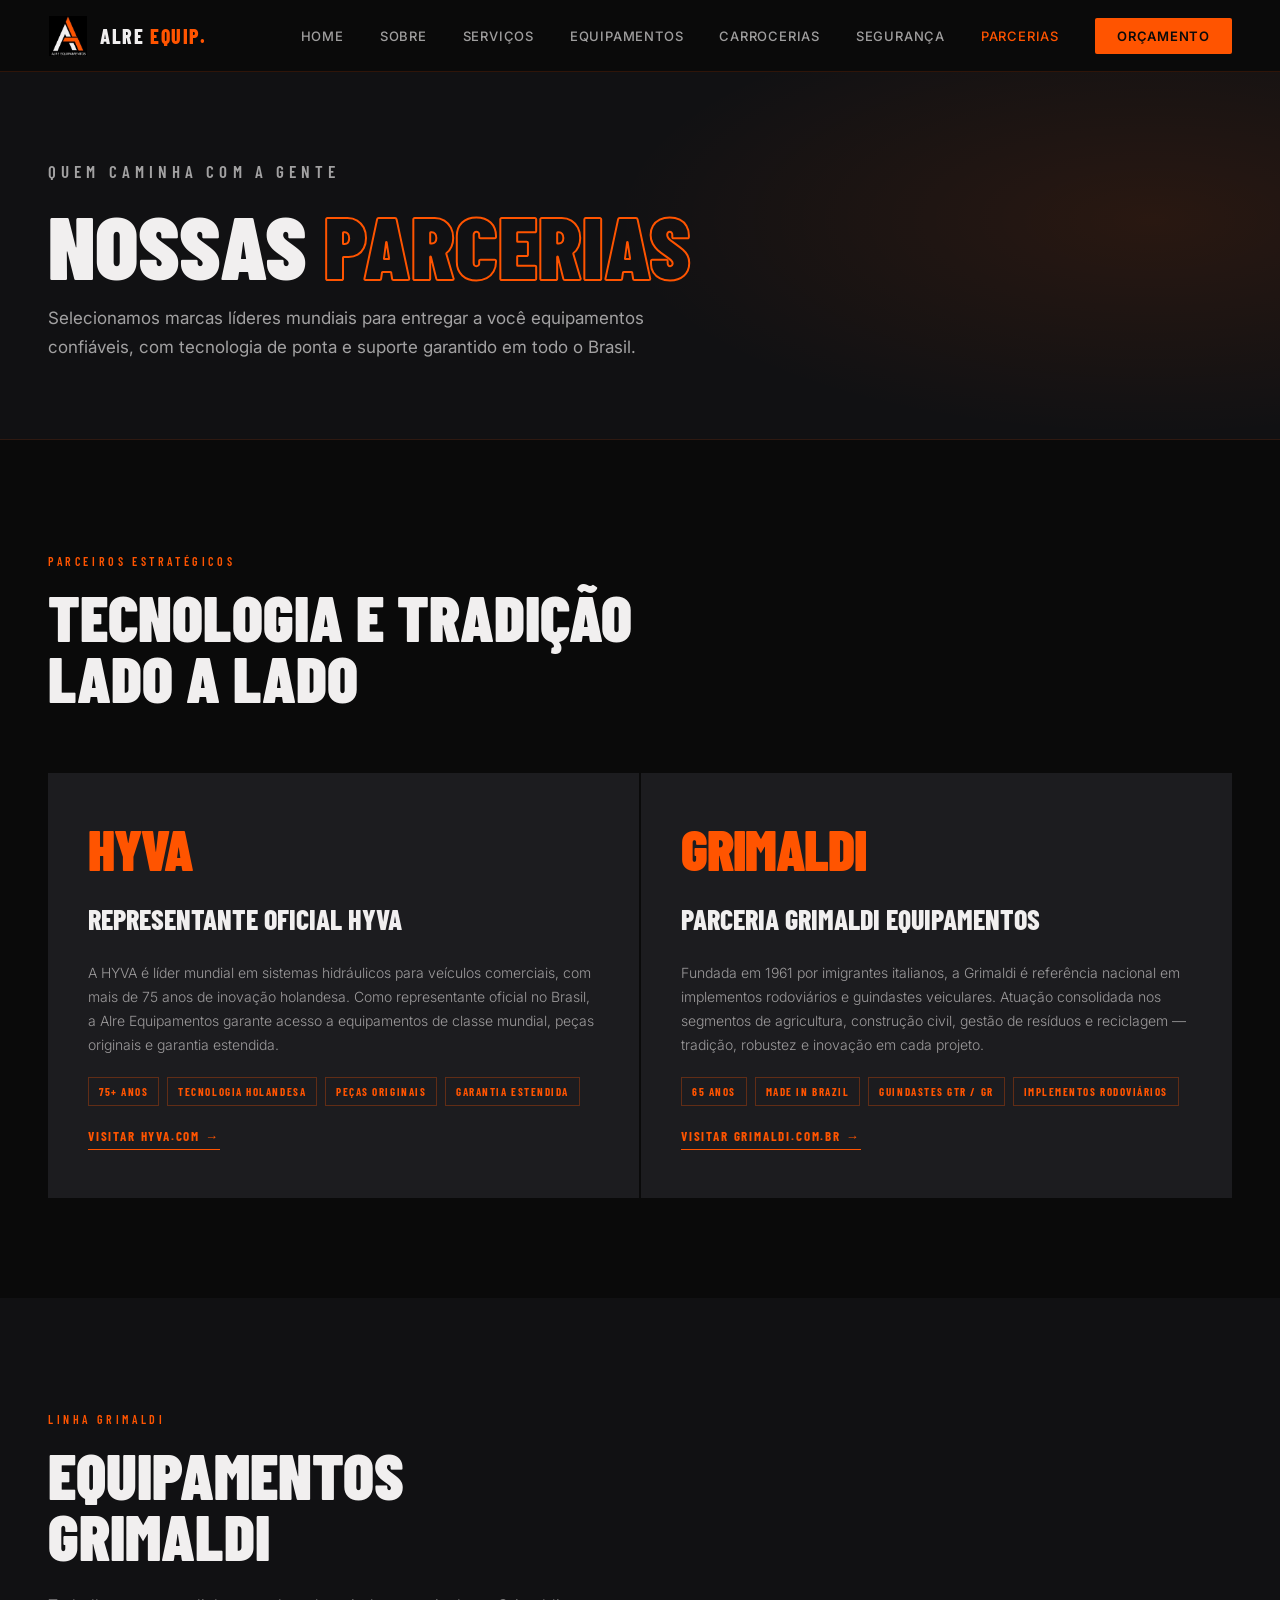
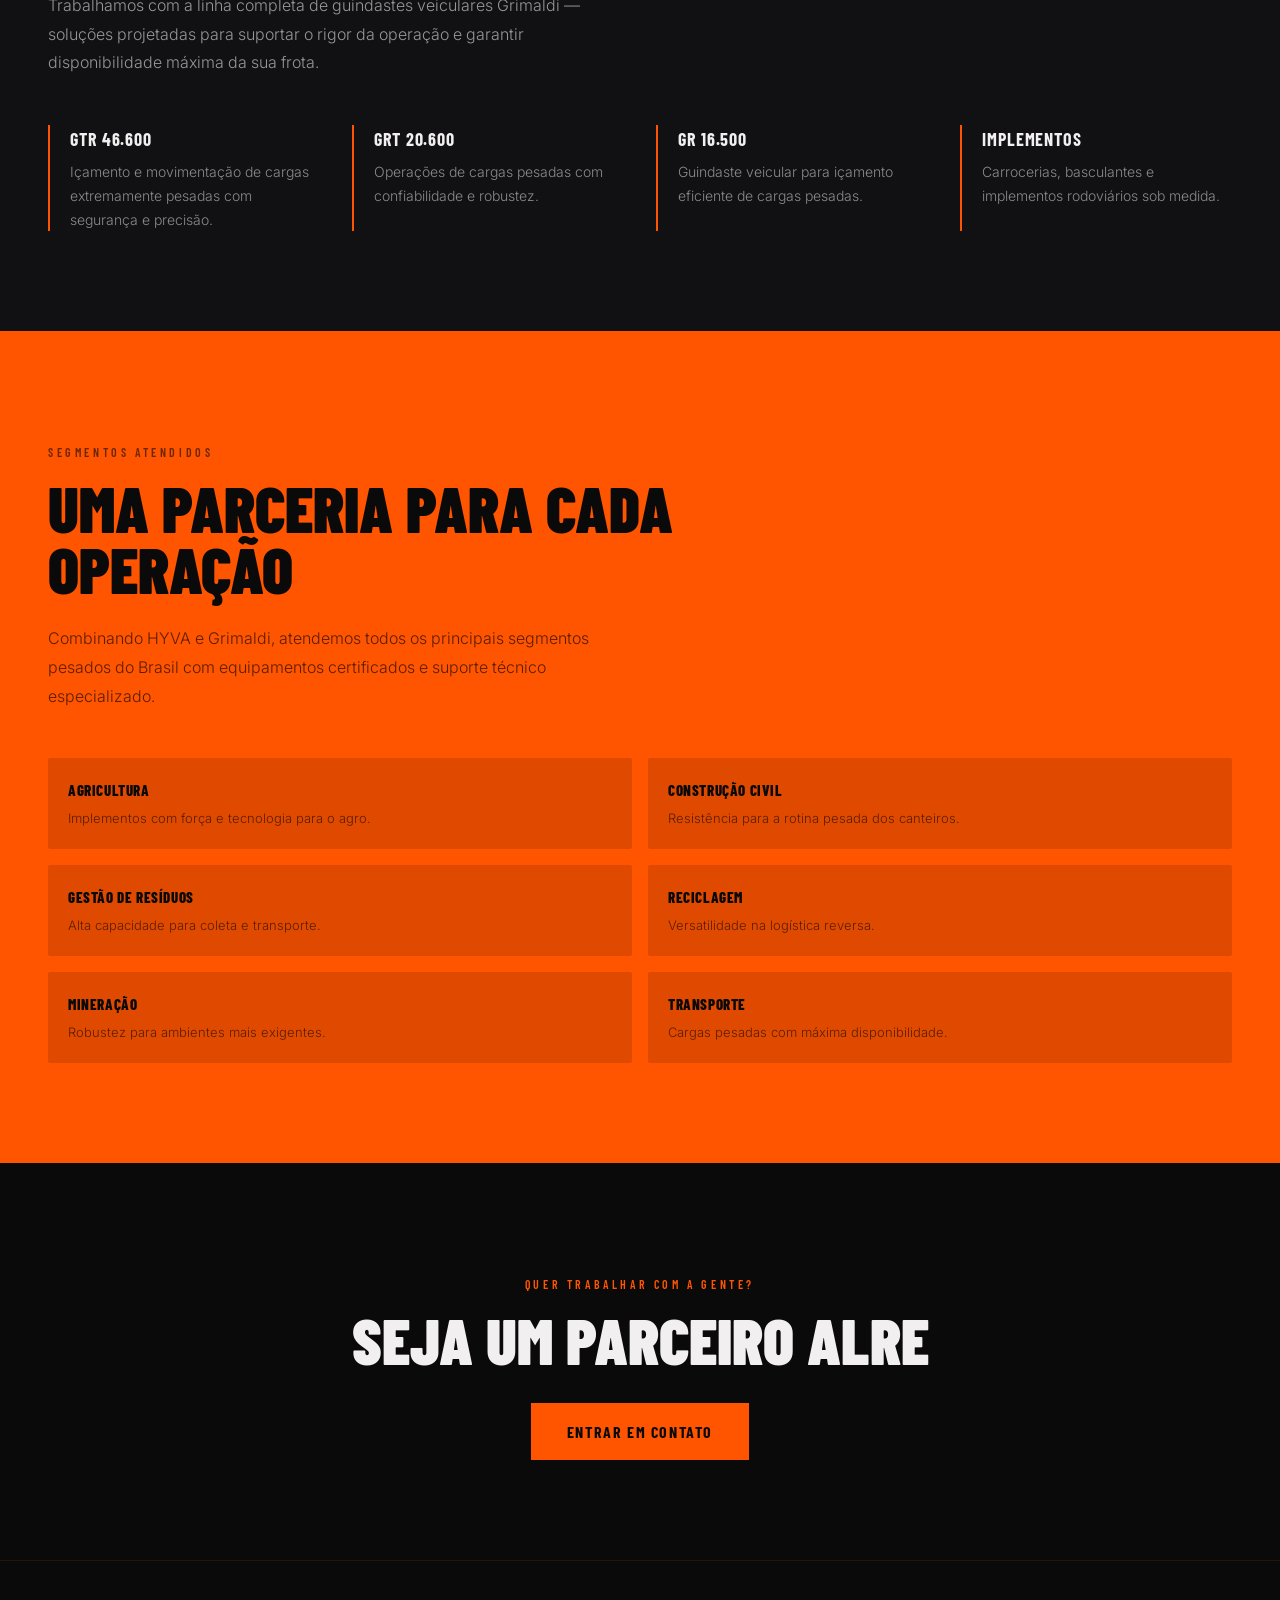
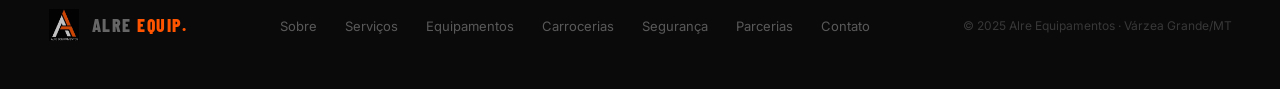
<file: parcerias.html>
<!DOCTYPE html>
<html lang="pt-BR">
<head>
  <meta charset="UTF-8">
  <meta name="viewport" content="width=device-width, initial-scale=1.0">
  <title>Parcerias — Alre Equipamentos</title>
  <meta name="description" content="Parceiros estratégicos: HYVA e Grimaldi Equipamentos.">
  <link rel="preconnect" href="https://fonts.googleapis.com">
  <link href="https://fonts.googleapis.com/css2?family=Barlow+Condensed:wght@400;600;700;800;900&family=Inter:wght@300;400;500;600&display=swap" rel="stylesheet">
  <link rel="stylesheet" href="style.css">
</head>
<body>
<nav class="alre-nav">
  <a href="index.html" class="nav-logo">
    <img src="alre-logo.jpeg" alt="Alre Equipamentos logo">
    <span class="nav-logo-text">ALRE <span>EQUIP.</span></span>
  </a>
  <ul class="nav-links"><li><a href="index.html">Home</a></li>
<li><a href="sobre.html">Sobre</a></li>
<li><a href="servicos.html">Serviços</a></li>
<li><a href="equipamentos.html">Equipamentos</a></li>
<li><a href="carrocerias.html">Carrocerias</a></li>
<li><a href="seguranca.html">Segurança</a></li>
<li><a href="parcerias.html" class="active">Parcerias</a></li>
<li><a href="contato.html" class="nav-cta">Orçamento</a></li>
</ul>
  <button class="nav-toggle" aria-label="Menu">Menu</button>
</nav>

<div class="page-header">
  <p class="section-eyebrow">Quem caminha com a gente</p>
  <h1>NOSSAS <em>PARCERIAS</em></h1>
  <p>Selecionamos marcas líderes mundiais para entregar a você equipamentos confiáveis, com tecnologia de ponta e suporte garantido em todo o Brasil.</p>
</div>

<section>
  <div class="reveal">
    <p class="section-eyebrow">Parceiros estratégicos</p>
    <h2 class="section-title">TECNOLOGIA E TRADIÇÃO LADO A LADO</h2>
  </div>
  <div class="partner-grid">
    <article class="partner reveal">
      <div class="partner-mark">HYVA</div>
      <h3>Representante Oficial HYVA</h3>
      <p>A HYVA é líder mundial em sistemas hidráulicos para veículos comerciais, com mais de 75 anos de inovação holandesa. Como representante oficial no Brasil, a Alre Equipamentos garante acesso a equipamentos de classe mundial, peças originais e garantia estendida.</p>
      <div class="meta">
        <span>75+ anos</span>
        <span>Tecnologia Holandesa</span>
        <span>Peças Originais</span>
        <span>Garantia Estendida</span>
      </div>
      <a class="partner-link" href="https://www.hyva.com" target="_blank" rel="noopener noreferrer">Visitar hyva.com →</a>
    </article>
    <article class="partner reveal">
      <div class="partner-mark">Grimaldi</div>
      <h3>Parceria Grimaldi Equipamentos</h3>
      <p>Fundada em 1961 por imigrantes italianos, a Grimaldi é referência nacional em implementos rodoviários e guindastes veiculares. Atuação consolidada nos segmentos de agricultura, construção civil, gestão de resíduos e reciclagem — tradição, robustez e inovação em cada projeto.</p>
      <div class="meta">
        <span>65 anos</span>
        <span>Made in Brazil</span>
        <span>Guindastes GTR / GR</span>
        <span>Implementos Rodoviários</span>
      </div>
      <a class="partner-link" href="https://www.grimaldi.com.br" target="_blank" rel="noopener noreferrer">Visitar grimaldi.com.br →</a>
    </article>
  </div>
</section>

<section style="background:var(--alre-dark)">
  <div class="reveal">
    <p class="section-eyebrow">Linha Grimaldi</p>
    <h2 class="section-title">EQUIPAMENTOS<br>GRIMALDI</h2>
    <p class="section-body">Trabalhamos com a linha completa de guindastes veiculares Grimaldi — soluções projetadas para suportar o rigor da operação e garantir disponibilidade máxima da sua frota.</p>
  </div>
  <div style="display:grid;grid-template-columns:repeat(auto-fit,minmax(240px,1fr));gap:32px;margin-top:48px">
    <div class="about-point reveal"><div class="about-point-title">GTR 46.600</div><div class="about-point-desc">Içamento e movimentação de cargas extremamente pesadas com segurança e precisão.</div></div>
    <div class="about-point reveal"><div class="about-point-title">GRT 20.600</div><div class="about-point-desc">Operações de cargas pesadas com confiabilidade e robustez.</div></div>
    <div class="about-point reveal"><div class="about-point-title">GR 16.500</div><div class="about-point-desc">Guindaste veicular para içamento eficiente de cargas pesadas.</div></div>
    <div class="about-point reveal"><div class="about-point-title">Implementos</div><div class="about-point-desc">Carrocerias, basculantes e implementos rodoviários sob medida.</div></div>
  </div>
</section>

<section style="background:var(--alre-orange)">
  <div class="safety-left reveal">
    <p class="section-eyebrow">Segmentos atendidos</p>
    <h2 class="section-title">UMA PARCERIA PARA CADA OPERAÇÃO</h2>
    <p class="section-body">Combinando HYVA e Grimaldi, atendemos todos os principais segmentos pesados do Brasil com equipamentos certificados e suporte técnico especializado.</p>
  </div>
  <div class="safety-grid reveal" style="margin-top:48px">
    <div class="safety-item"><div class="safety-item-title">Agricultura</div><div class="safety-item-desc">Implementos com força e tecnologia para o agro.</div></div>
    <div class="safety-item"><div class="safety-item-title">Construção Civil</div><div class="safety-item-desc">Resistência para a rotina pesada dos canteiros.</div></div>
    <div class="safety-item"><div class="safety-item-title">Gestão de Resíduos</div><div class="safety-item-desc">Alta capacidade para coleta e transporte.</div></div>
    <div class="safety-item"><div class="safety-item-title">Reciclagem</div><div class="safety-item-desc">Versatilidade na logística reversa.</div></div>
    <div class="safety-item"><div class="safety-item-title">Mineração</div><div class="safety-item-desc">Robustez para ambientes mais exigentes.</div></div>
    <div class="safety-item"><div class="safety-item-title">Transporte</div><div class="safety-item-desc">Cargas pesadas com máxima disponibilidade.</div></div>
  </div>
</section>

<section style="text-align:center">
  <p class="section-eyebrow">Quer trabalhar com a gente?</p>
  <h2 class="section-title" style="margin:0 auto 32px">SEJA UM PARCEIRO ALRE</h2>
  <a href="contato.html" class="btn-primary">Entrar em Contato</a>
</section>

<footer class="alre-footer">
  <a href="index.html" class="footer-logo">
    <img src="alre-logo.jpeg" alt="Alre Equipamentos">
    <span class="footer-logo-text">ALRE <span>EQUIP.</span></span>
  </a>
  <ul class="footer-links">
    <li><a href="sobre.html">Sobre</a></li>
    <li><a href="servicos.html">Serviços</a></li>
    <li><a href="equipamentos.html">Equipamentos</a></li>
    <li><a href="carrocerias.html">Carrocerias</a></li>
    <li><a href="seguranca.html">Segurança</a></li>
    <li><a href="parcerias.html">Parcerias</a></li>
    <li><a href="contato.html">Contato</a></li>
  </ul>
  <span class="footer-copy">&copy; 2025 Alre Equipamentos · Várzea Grande/MT</span>
</footer>
<script src="main.js"></script>
</body>
</html>
</file>
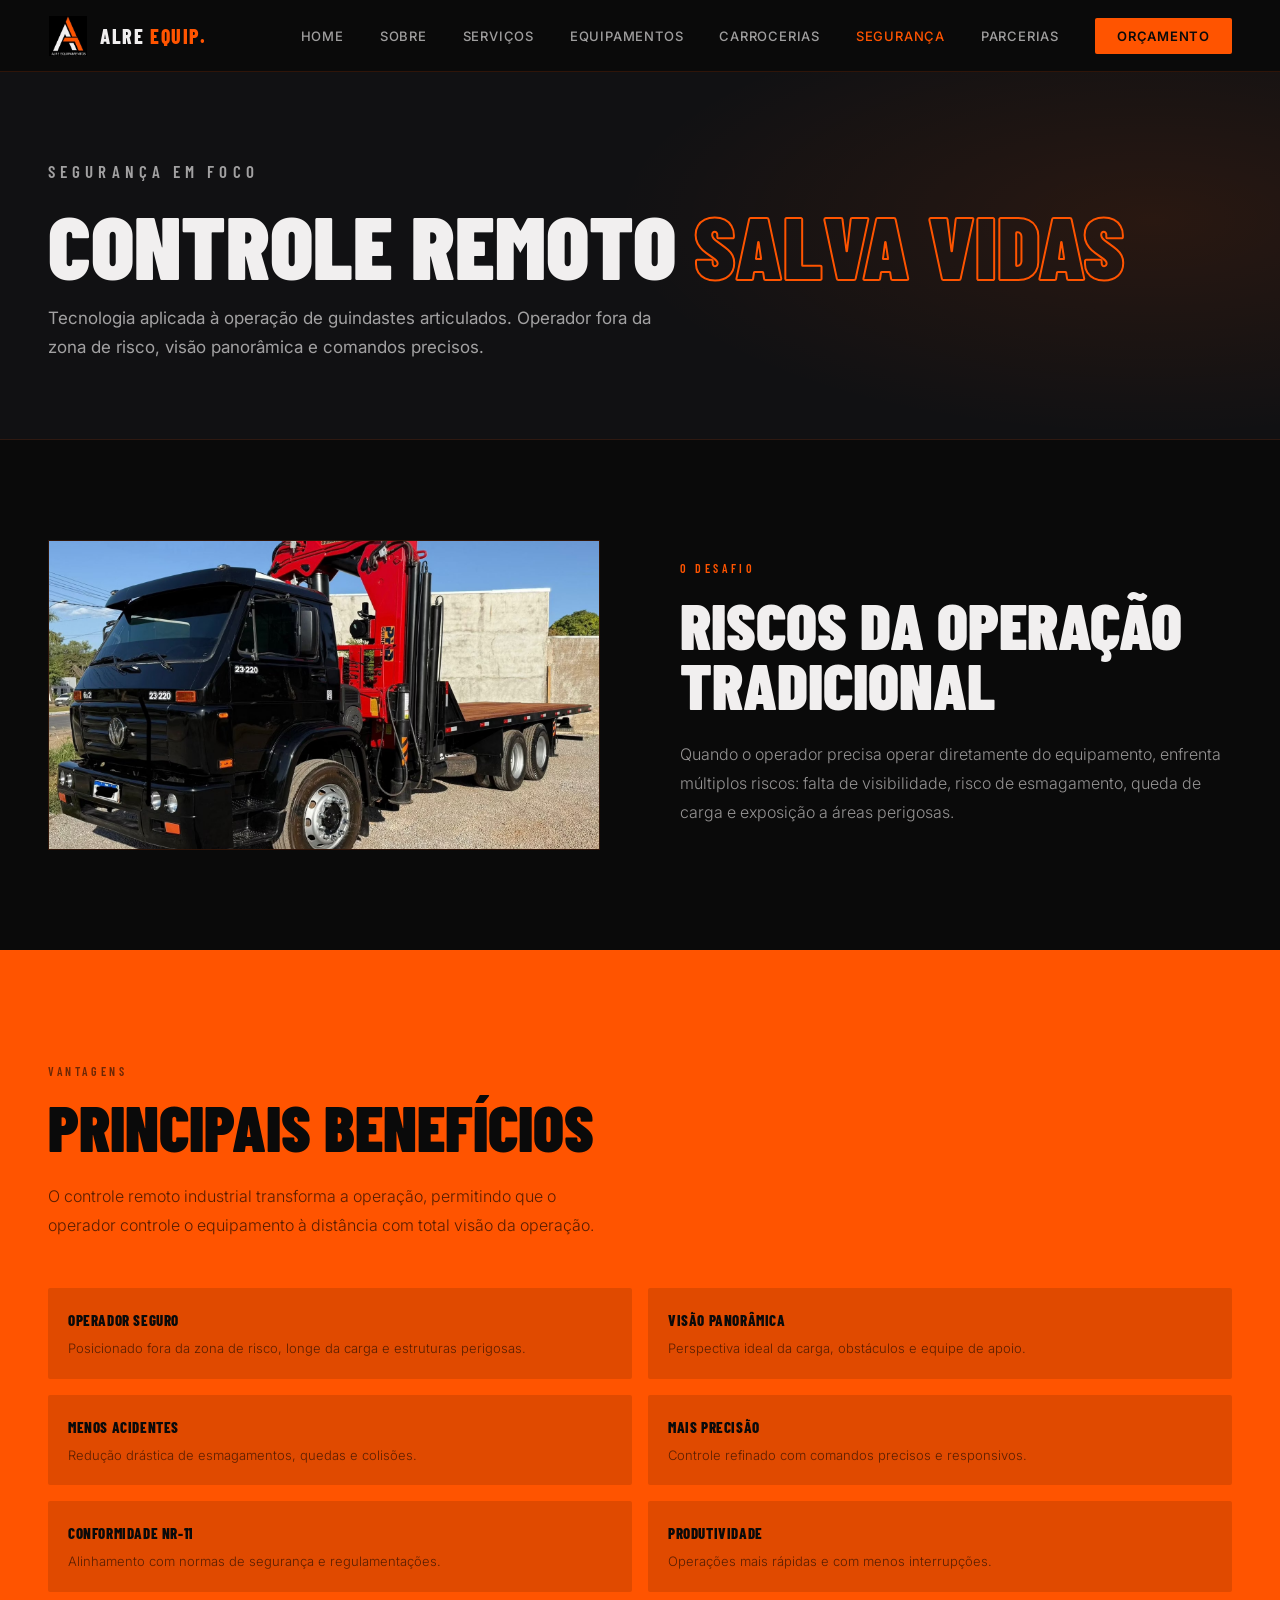
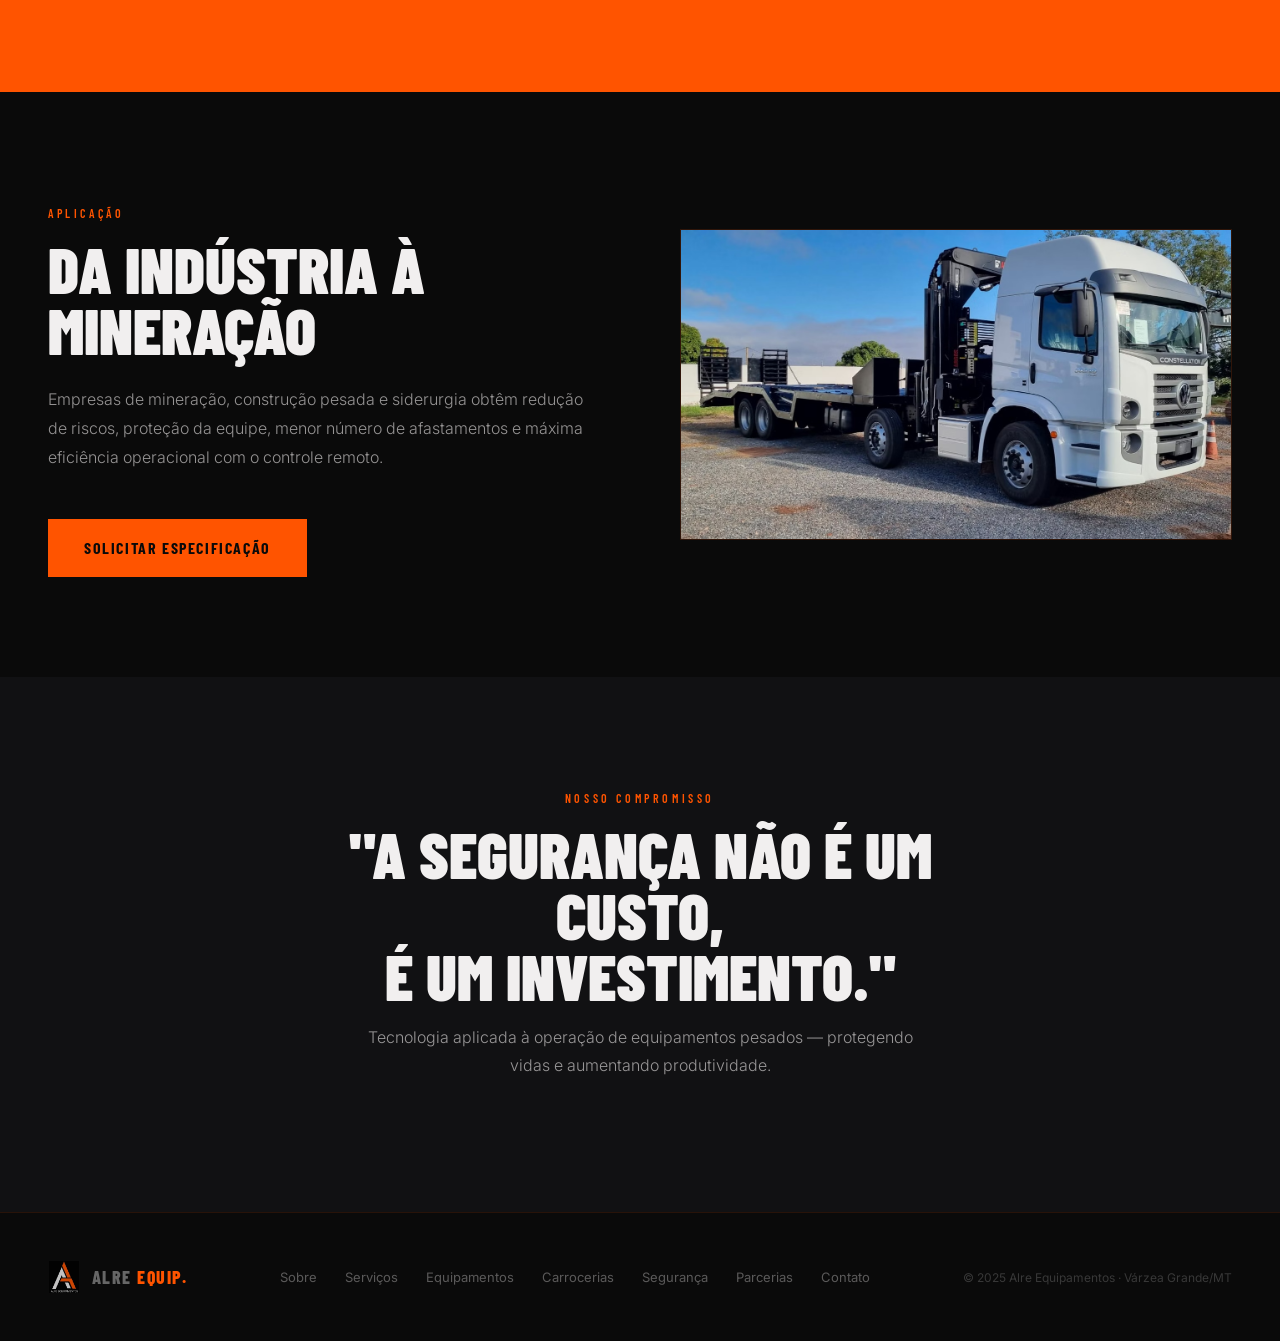
<file: seguranca.html>
<!DOCTYPE html>
<html lang="pt-BR">
<head>
  <meta charset="UTF-8">
  <meta name="viewport" content="width=device-width, initial-scale=1.0">
  <title>Segurança e Controle Remoto — Alre Equipamentos</title>
  <meta name="description" content="Sistemas de controle remoto para guindastes articulados. Operador em local seguro, visão panorâmica e máxima precisão.">
  <link rel="preconnect" href="https://fonts.googleapis.com">
  <link href="https://fonts.googleapis.com/css2?family=Barlow+Condensed:wght@400;600;700;800;900&family=Inter:wght@300;400;500;600&display=swap" rel="stylesheet">
  <link rel="stylesheet" href="style.css">
</head>
<body>
<nav class="alre-nav">
  <a href="index.html" class="nav-logo">
    <img src="alre-logo.jpeg" alt="Alre Equipamentos logo">
    <span class="nav-logo-text">ALRE <span>EQUIP.</span></span>
  </a>
  <ul class="nav-links"><li><a href="index.html">Home</a></li>
<li><a href="sobre.html">Sobre</a></li>
<li><a href="servicos.html">Serviços</a></li>
<li><a href="equipamentos.html">Equipamentos</a></li>
<li><a href="carrocerias.html">Carrocerias</a></li>
<li><a href="seguranca.html" class="active">Segurança</a></li>
<li><a href="parcerias.html">Parcerias</a></li>
<li><a href="contato.html" class="nav-cta">Orçamento</a></li>
</ul>
  <button class="nav-toggle" aria-label="Menu">Menu</button>
</nav>

<div class="page-header">
  <p class="section-eyebrow">Segurança em foco</p>
  <h1>CONTROLE REMOTO <em>SALVA VIDAS</em></h1>
  <p>Tecnologia aplicada à operação de guindastes articulados. Operador fora da zona de risco, visão panorâmica e comandos precisos.</p>
</div>

<section style="display:grid;grid-template-columns:1fr 1fr;gap:80px;align-items:center">
  <div class="reveal">
    <img src="img-vw-phd.jpg" alt="Guindaste PHD em operação com controle remoto" class="image-hero">
  </div>
  <div class="reveal">
    <p class="section-eyebrow">O desafio</p>
    <h2 class="section-title">RISCOS DA OPERAÇÃO TRADICIONAL</h2>
    <p class="section-body">Quando o operador precisa operar diretamente do equipamento, enfrenta múltiplos riscos: falta de visibilidade, risco de esmagamento, queda de carga e exposição a áreas perigosas.</p>
  </div>
</section>

<section style="background:var(--alre-orange)">
  <div class="safety-left reveal">
    <p class="section-eyebrow">Vantagens</p>
    <h2 class="section-title">PRINCIPAIS BENEFÍCIOS</h2>
    <p class="section-body">O controle remoto industrial transforma a operação, permitindo que o operador controle o equipamento à distância com total visão da operação.</p>
  </div>
  <div class="safety-grid reveal" style="margin-top:48px">
    <div class="safety-item"><div class="safety-item-title">Operador Seguro</div><div class="safety-item-desc">Posicionado fora da zona de risco, longe da carga e estruturas perigosas.</div></div>
    <div class="safety-item"><div class="safety-item-title">Visão Panorâmica</div><div class="safety-item-desc">Perspectiva ideal da carga, obstáculos e equipe de apoio.</div></div>
    <div class="safety-item"><div class="safety-item-title">Menos Acidentes</div><div class="safety-item-desc">Redução drástica de esmagamentos, quedas e colisões.</div></div>
    <div class="safety-item"><div class="safety-item-title">Mais Precisão</div><div class="safety-item-desc">Controle refinado com comandos precisos e responsivos.</div></div>
    <div class="safety-item"><div class="safety-item-title">Conformidade NR-11</div><div class="safety-item-desc">Alinhamento com normas de segurança e regulamentações.</div></div>
    <div class="safety-item"><div class="safety-item-title">Produtividade</div><div class="safety-item-desc">Operações mais rápidas e com menos interrupções.</div></div>
  </div>
</section>

<section style="display:grid;grid-template-columns:1fr 1fr;gap:80px;align-items:center">
  <div class="reveal">
    <p class="section-eyebrow">Aplicação</p>
    <h2 class="section-title">DA INDÚSTRIA À MINERAÇÃO</h2>
    <p class="section-body">Empresas de mineração, construção pesada e siderurgia obtêm redução de riscos, proteção da equipe, menor número de afastamentos e máxima eficiência operacional com o controle remoto.</p>
    <a href="contato.html" class="btn-primary" style="margin-top:32px;display:inline-block">Solicitar Especificação</a>
  </div>
  <div class="reveal">
    <img src="img-constellation-argos.jpg" alt="Caminhão com guindaste em canteiro de obras" class="image-hero">
  </div>
</section>

<section style="background:var(--alre-dark);text-align:center">
  <p class="section-eyebrow">Nosso compromisso</p>
  <h2 class="section-title" style="margin:0 auto 16px">"A SEGURANÇA NÃO É UM CUSTO,<br>É UM INVESTIMENTO."</h2>
  <p class="section-body" style="margin:0 auto 32px">Tecnologia aplicada à operação de equipamentos pesados — protegendo vidas e aumentando produtividade.</p>
</section>

<footer class="alre-footer">
  <a href="index.html" class="footer-logo">
    <img src="alre-logo.jpeg" alt="Alre Equipamentos">
    <span class="footer-logo-text">ALRE <span>EQUIP.</span></span>
  </a>
  <ul class="footer-links">
    <li><a href="sobre.html">Sobre</a></li>
    <li><a href="servicos.html">Serviços</a></li>
    <li><a href="equipamentos.html">Equipamentos</a></li>
    <li><a href="carrocerias.html">Carrocerias</a></li>
    <li><a href="seguranca.html">Segurança</a></li>
    <li><a href="parcerias.html">Parcerias</a></li>
    <li><a href="contato.html">Contato</a></li>
  </ul>
  <span class="footer-copy">&copy; 2025 Alre Equipamentos · Várzea Grande/MT</span>
</footer>
<script src="main.js"></script>
</body>
</html>
</file>
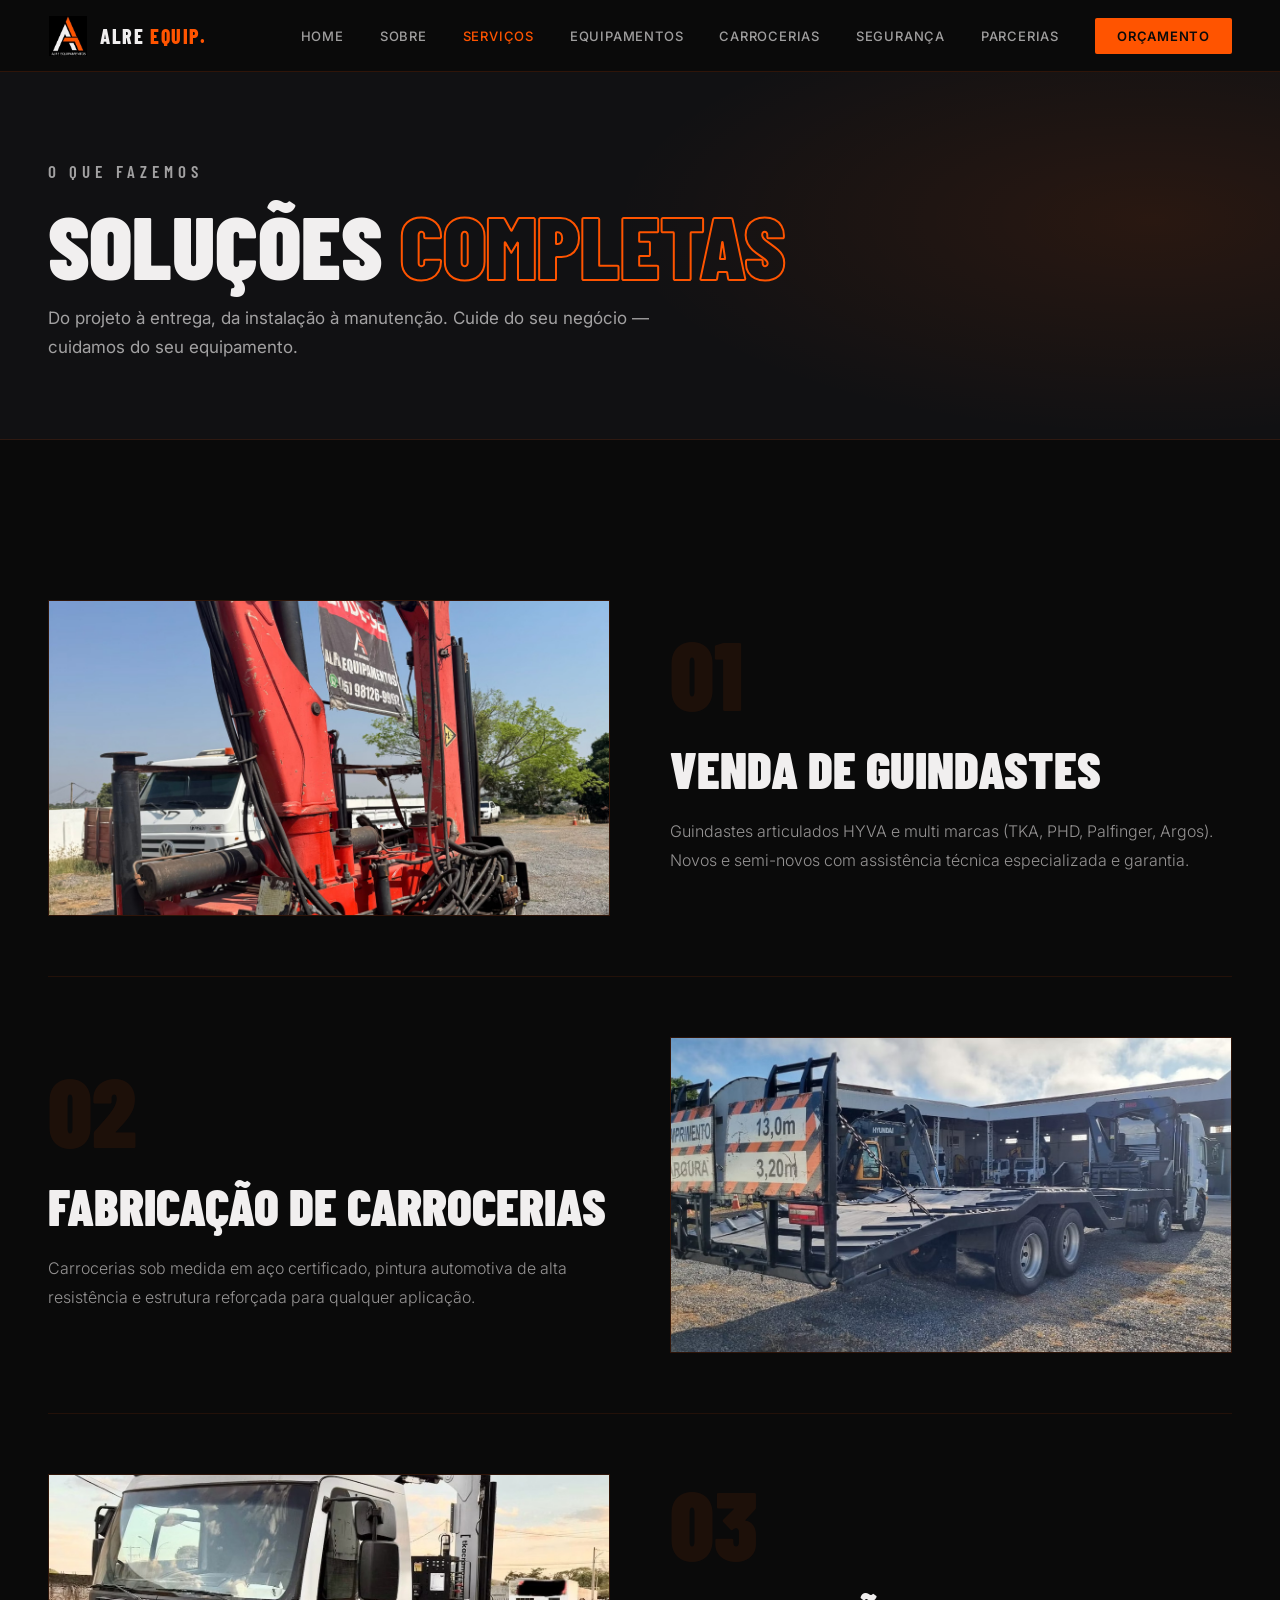
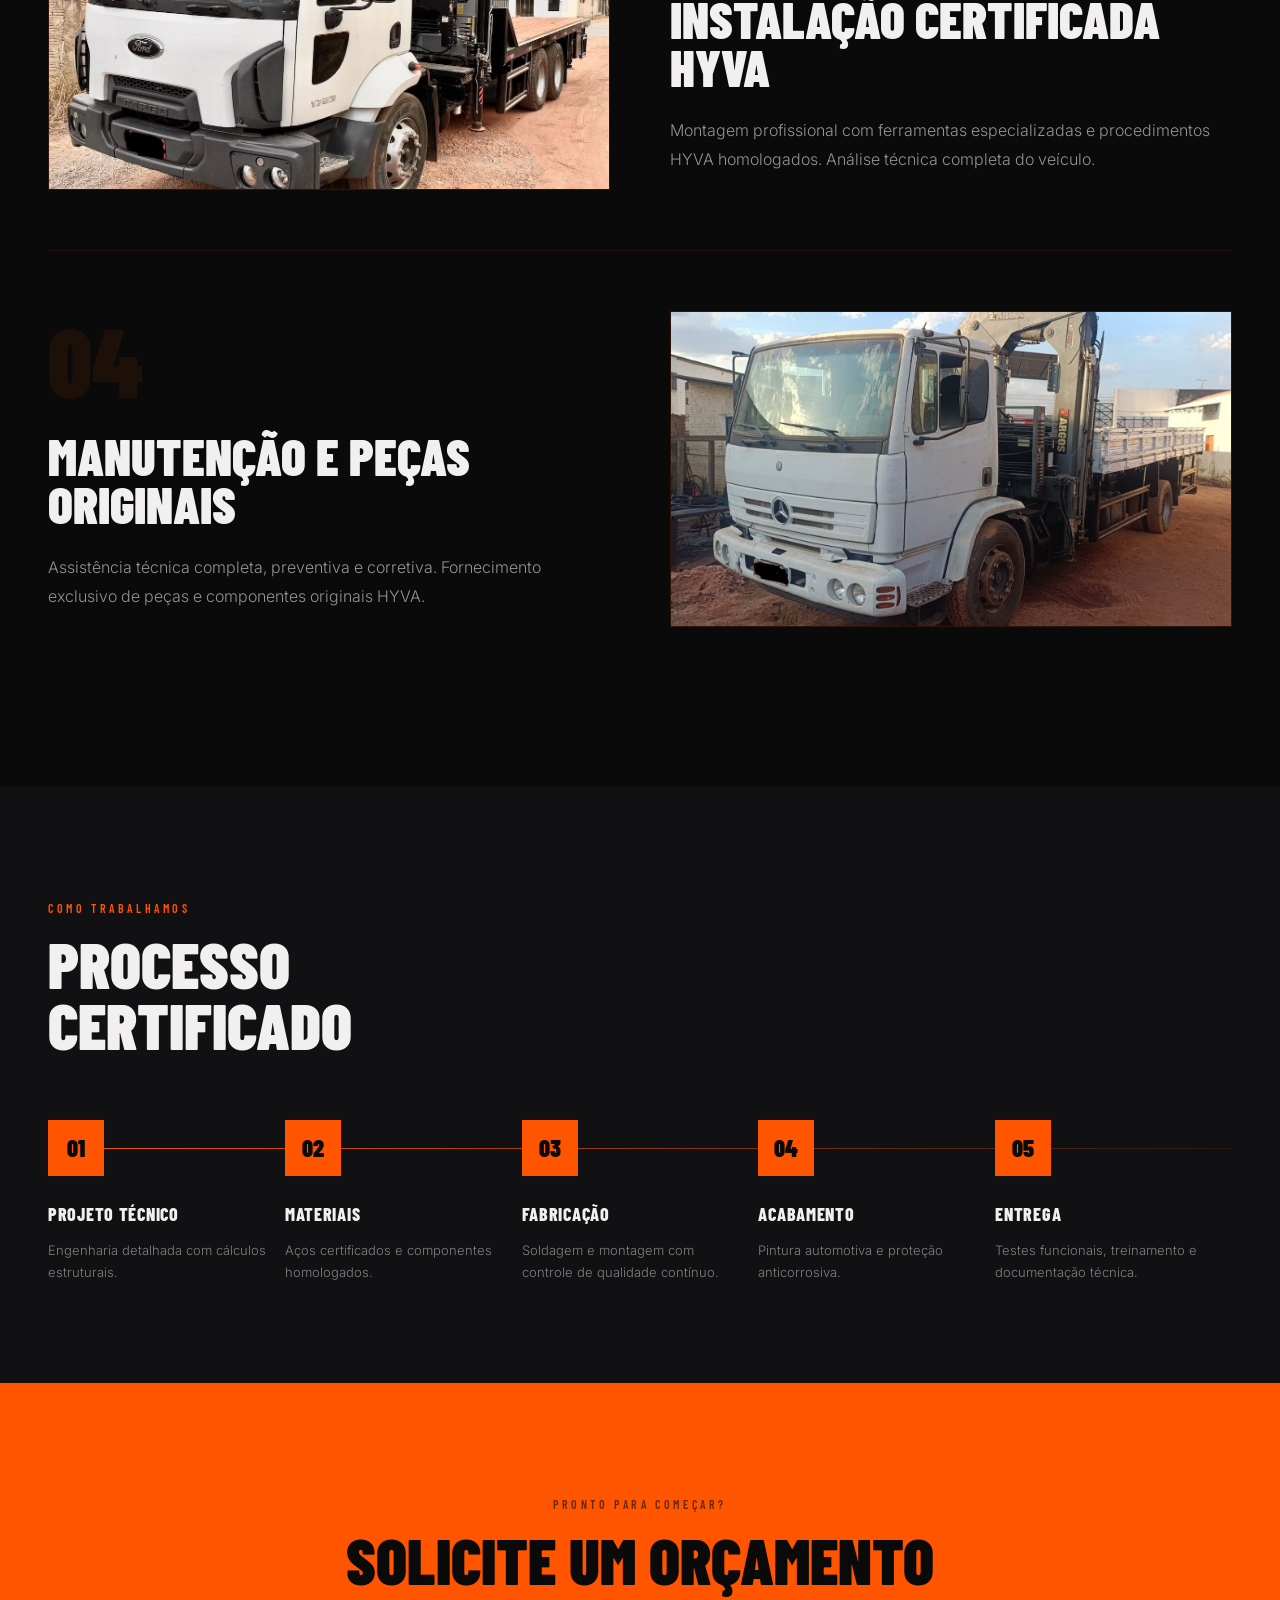
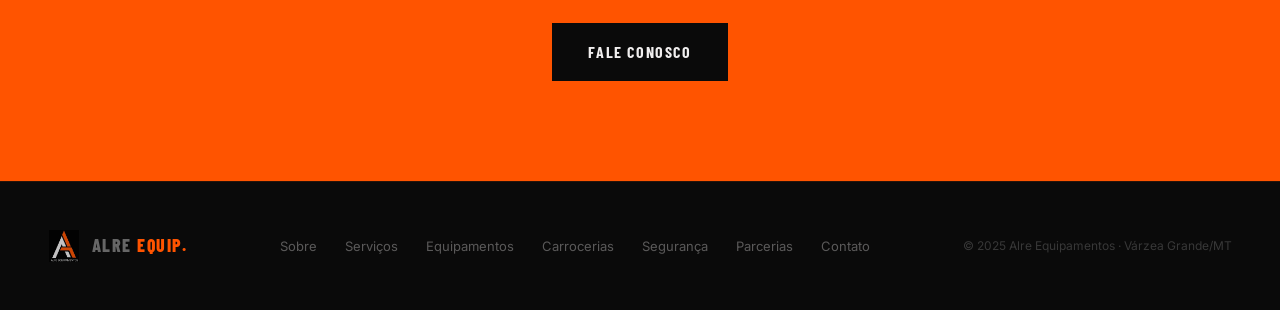
<file: servicos.html>
<!DOCTYPE html>
<html lang="pt-BR">
<head>
  <meta charset="UTF-8">
  <meta name="viewport" content="width=device-width, initial-scale=1.0">
  <title>Serviços — Alre Equipamentos</title>
  <meta name="description" content="Venda, instalação, fabricação de carrocerias, manutenção HYVA e peças originais.">
  <link rel="preconnect" href="https://fonts.googleapis.com">
  <link href="https://fonts.googleapis.com/css2?family=Barlow+Condensed:wght@400;600;700;800;900&family=Inter:wght@300;400;500;600&display=swap" rel="stylesheet">
  <link rel="stylesheet" href="style.css">
</head>
<body>
<nav class="alre-nav">
  <a href="index.html" class="nav-logo">
    <img src="alre-logo.jpeg" alt="Alre Equipamentos logo">
    <span class="nav-logo-text">ALRE <span>EQUIP.</span></span>
  </a>
  <ul class="nav-links"><li><a href="index.html">Home</a></li>
<li><a href="sobre.html">Sobre</a></li>
<li><a href="servicos.html" class="active">Serviços</a></li>
<li><a href="equipamentos.html">Equipamentos</a></li>
<li><a href="carrocerias.html">Carrocerias</a></li>
<li><a href="seguranca.html">Segurança</a></li>
<li><a href="parcerias.html">Parcerias</a></li>
<li><a href="contato.html" class="nav-cta">Orçamento</a></li>
</ul>
  <button class="nav-toggle" aria-label="Menu">Menu</button>
</nav>

<div class="page-header">
  <p class="section-eyebrow">O que fazemos</p>
  <h1>SOLUÇÕES <em>COMPLETAS</em></h1>
  <p>Do projeto à entrega, da instalação à manutenção. Cuide do seu negócio — cuidamos do seu equipamento.</p>
</div>

<section>
  <div style="display:grid;grid-template-columns:1fr 1fr;gap:60px;align-items:center;padding:60px 0;border-bottom:1px solid rgba(255,84,0,0.1)" class="reveal">
    <img src="img-palfinger.jpg" alt="Venda de Guindastes" class="image-hero" style="order:0">
    <div>
      <div class="service-num" style="font-size:96px">01</div>
      <h2 class="section-title" style="font-size:clamp(32px,4vw,56px)">Venda de Guindastes</h2>
      <p class="section-body" style="margin-top:16px">Guindastes articulados HYVA e multi marcas (TKA, PHD, Palfinger, Argos). Novos e semi-novos com assistência técnica especializada e garantia.</p>
    </div>
  </div>
  <div style="display:grid;grid-template-columns:1fr 1fr;gap:60px;align-items:center;padding:60px 0;border-bottom:1px solid rgba(255,84,0,0.1)" class="reveal">
    <img src="img-prancha-13m.jpg" alt="Fabricação de Carrocerias" class="image-hero" style="order:1">
    <div style="order:0">
      <div class="service-num" style="font-size:96px">02</div>
      <h2 class="section-title" style="font-size:clamp(32px,4vw,56px)">Fabricação de Carrocerias</h2>
      <p class="section-body" style="margin-top:16px">Carrocerias sob medida em aço certificado, pintura automotiva de alta resistência e estrutura reforçada para qualquer aplicação.</p>
    </div>
  </div>
  <div style="display:grid;grid-template-columns:1fr 1fr;gap:60px;align-items:center;padding:60px 0;border-bottom:1px solid rgba(255,84,0,0.1)" class="reveal">
    <img src="img-ford-tka.jpg" alt="Instalação Certificada HYVA" class="image-hero" style="order:0">
    <div>
      <div class="service-num" style="font-size:96px">03</div>
      <h2 class="section-title" style="font-size:clamp(32px,4vw,56px)">Instalação Certificada HYVA</h2>
      <p class="section-body" style="margin-top:16px">Montagem profissional com ferramentas especializadas e procedimentos HYVA homologados. Análise técnica completa do veículo.</p>
    </div>
  </div>
  <div style="display:grid;grid-template-columns:1fr 1fr;gap:60px;align-items:center;padding:60px 0" class="reveal">
    <img src="img-mercedes-argos.jpg" alt="Manutenção e Peças Originais" class="image-hero" style="order:1">
    <div style="order:0">
      <div class="service-num" style="font-size:96px">04</div>
      <h2 class="section-title" style="font-size:clamp(32px,4vw,56px)">Manutenção e Peças Originais</h2>
      <p class="section-body" style="margin-top:16px">Assistência técnica completa, preventiva e corretiva. Fornecimento exclusivo de peças e componentes originais HYVA.</p>
    </div>
  </div>
</section>

<section style="background:var(--alre-dark)">
  <div class="reveal">
    <p class="section-eyebrow">Como trabalhamos</p>
    <h2 class="section-title">PROCESSO<br>CERTIFICADO</h2>
  </div>
  <div class="process-steps">
    <div class="process-step reveal"><div class="process-num">01</div><div class="process-title">Projeto Técnico</div><div class="process-desc">Engenharia detalhada com cálculos estruturais.</div></div>
    <div class="process-step reveal"><div class="process-num">02</div><div class="process-title">Materiais</div><div class="process-desc">Aços certificados e componentes homologados.</div></div>
    <div class="process-step reveal"><div class="process-num">03</div><div class="process-title">Fabricação</div><div class="process-desc">Soldagem e montagem com controle de qualidade contínuo.</div></div>
    <div class="process-step reveal"><div class="process-num">04</div><div class="process-title">Acabamento</div><div class="process-desc">Pintura automotiva e proteção anticorrosiva.</div></div>
    <div class="process-step reveal"><div class="process-num">05</div><div class="process-title">Entrega</div><div class="process-desc">Testes funcionais, treinamento e documentação técnica.</div></div>
  </div>
</section>

<section style="background:var(--alre-orange);text-align:center">
  <p class="section-eyebrow" style="color:var(--alre-black);opacity:.6">Pronto para começar?</p>
  <h2 class="section-title" style="color:var(--alre-black);margin:0 auto 32px">SOLICITE UM ORÇAMENTO</h2>
  <a href="contato.html" class="btn-primary" style="background:var(--alre-black);color:var(--alre-white)">Fale Conosco</a>
</section>

<footer class="alre-footer">
  <a href="index.html" class="footer-logo">
    <img src="alre-logo.jpeg" alt="Alre Equipamentos">
    <span class="footer-logo-text">ALRE <span>EQUIP.</span></span>
  </a>
  <ul class="footer-links">
    <li><a href="sobre.html">Sobre</a></li>
    <li><a href="servicos.html">Serviços</a></li>
    <li><a href="equipamentos.html">Equipamentos</a></li>
    <li><a href="carrocerias.html">Carrocerias</a></li>
    <li><a href="seguranca.html">Segurança</a></li>
    <li><a href="parcerias.html">Parcerias</a></li>
    <li><a href="contato.html">Contato</a></li>
  </ul>
  <span class="footer-copy">&copy; 2025 Alre Equipamentos · Várzea Grande/MT</span>
</footer>
<script src="main.js"></script>
</body>
</html>
</file>
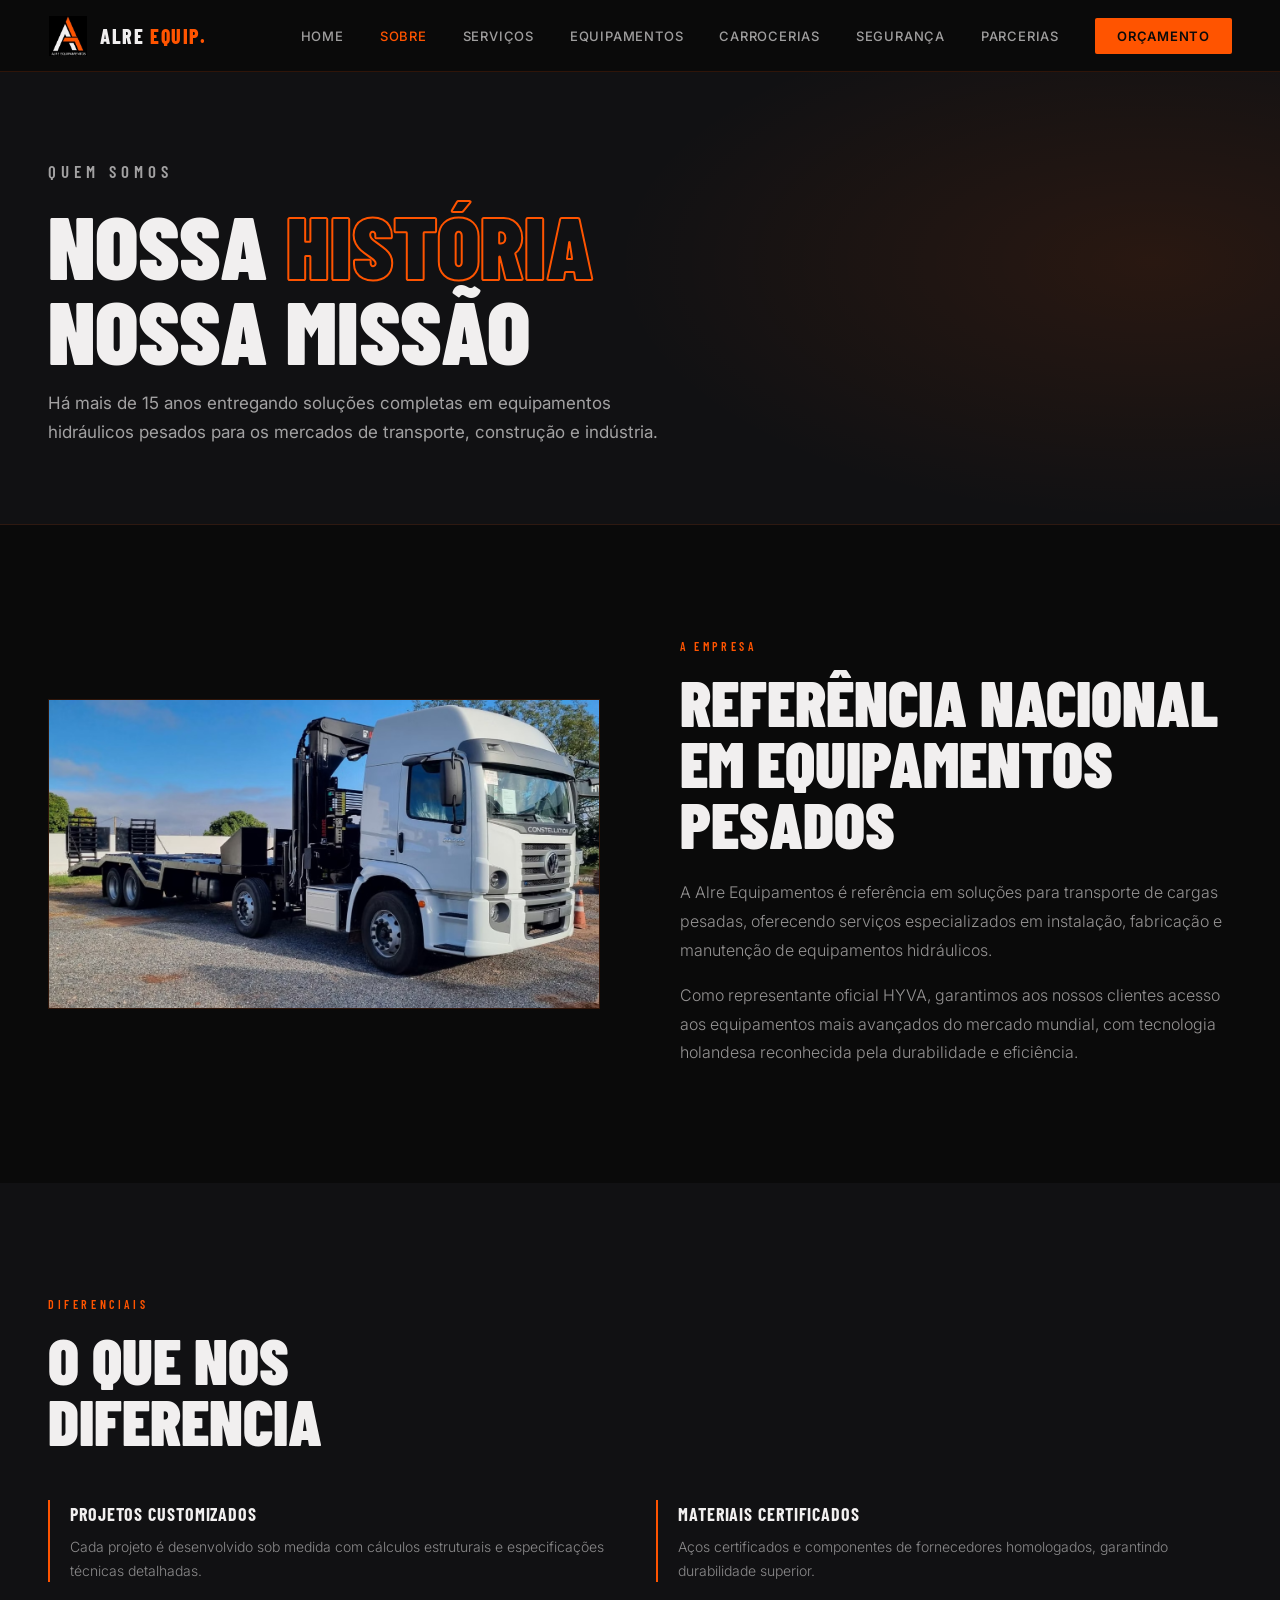
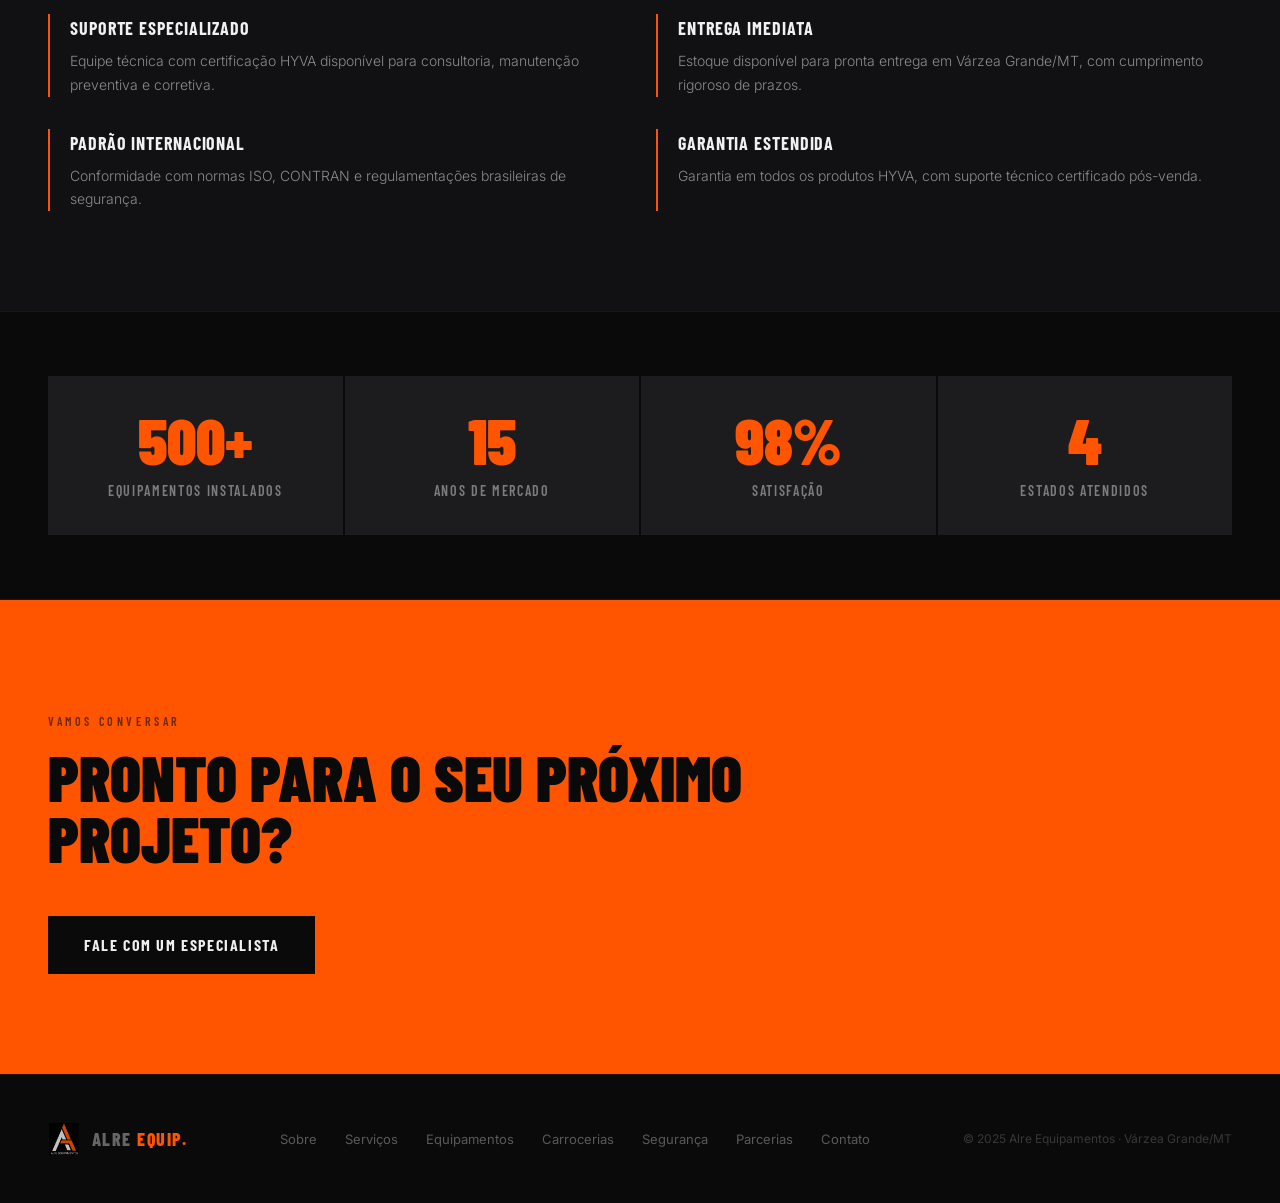
<file: sobre.html>
<!DOCTYPE html>
<html lang="pt-BR">
<head>
  <meta charset="UTF-8">
  <meta name="viewport" content="width=device-width, initial-scale=1.0">
  <title>Sobre a Alre Equipamentos — 15+ anos de mercado</title>
  <meta name="description" content="Conheça a Alre Equipamentos: 15+ anos representando HYVA no Brasil.">
  <link rel="preconnect" href="https://fonts.googleapis.com">
  <link href="https://fonts.googleapis.com/css2?family=Barlow+Condensed:wght@400;600;700;800;900&family=Inter:wght@300;400;500;600&display=swap" rel="stylesheet">
  <link rel="stylesheet" href="style.css">
</head>
<body>
<nav class="alre-nav">
  <a href="index.html" class="nav-logo">
    <img src="alre-logo.jpeg" alt="Alre Equipamentos logo">
    <span class="nav-logo-text">ALRE <span>EQUIP.</span></span>
  </a>
  <ul class="nav-links"><li><a href="index.html">Home</a></li>
<li><a href="sobre.html" class="active">Sobre</a></li>
<li><a href="servicos.html">Serviços</a></li>
<li><a href="equipamentos.html">Equipamentos</a></li>
<li><a href="carrocerias.html">Carrocerias</a></li>
<li><a href="seguranca.html">Segurança</a></li>
<li><a href="parcerias.html">Parcerias</a></li>
<li><a href="contato.html" class="nav-cta">Orçamento</a></li>
</ul>
  <button class="nav-toggle" aria-label="Menu">Menu</button>
</nav>

<div class="page-header">
  <p class="section-eyebrow">Quem somos</p>
  <h1>NOSSA <em>HISTÓRIA</em><br>NOSSA MISSÃO</h1>
  <p>Há mais de 15 anos entregando soluções completas em equipamentos hidráulicos pesados para os mercados de transporte, construção e indústria.</p>
</div>

<section style="display:grid;grid-template-columns:1fr 1fr;gap:80px;align-items:center">
  <div class="reveal">
    <img src="img-constellation-argos.jpg" alt="Pátio da Alre Equipamentos com guindastes HYVA" class="image-hero">
  </div>
  <div class="reveal">
    <p class="section-eyebrow">A empresa</p>
    <h2 class="section-title">REFERÊNCIA NACIONAL EM EQUIPAMENTOS PESADOS</h2>
    <p class="section-body" style="margin-top:20px">A Alre Equipamentos é referência em soluções para transporte de cargas pesadas, oferecendo serviços especializados em instalação, fabricação e manutenção de equipamentos hidráulicos.</p>
    <p class="section-body" style="margin-top:16px">Como representante oficial HYVA, garantimos aos nossos clientes acesso aos equipamentos mais avançados do mercado mundial, com tecnologia holandesa reconhecida pela durabilidade e eficiência.</p>
  </div>
</section>

<section style="background:var(--alre-dark)">
  <div class="reveal">
    <p class="section-eyebrow">Diferenciais</p>
    <h2 class="section-title">O QUE NOS<br>DIFERENCIA</h2>
  </div>
  <div style="margin-top:48px;display:grid;grid-template-columns:1fr 1fr;gap:32px">
    <div class="about-point reveal"><div class="about-point-title">Projetos customizados</div><div class="about-point-desc">Cada projeto é desenvolvido sob medida com cálculos estruturais e especificações técnicas detalhadas.</div></div>
    <div class="about-point reveal"><div class="about-point-title">Materiais certificados</div><div class="about-point-desc">Aços certificados e componentes de fornecedores homologados, garantindo durabilidade superior.</div></div>
    <div class="about-point reveal"><div class="about-point-title">Suporte especializado</div><div class="about-point-desc">Equipe técnica com certificação HYVA disponível para consultoria, manutenção preventiva e corretiva.</div></div>
    <div class="about-point reveal"><div class="about-point-title">Entrega imediata</div><div class="about-point-desc">Estoque disponível para pronta entrega em Várzea Grande/MT, com cumprimento rigoroso de prazos.</div></div>
    <div class="about-point reveal"><div class="about-point-title">Padrão internacional</div><div class="about-point-desc">Conformidade com normas ISO, CONTRAN e regulamentações brasileiras de segurança.</div></div>
    <div class="about-point reveal"><div class="about-point-title">Garantia estendida</div><div class="about-point-desc">Garantia em todos os produtos HYVA, com suporte técnico certificado pós-venda.</div></div>
  </div>
</section>

<div class="stats-strip">
  <div class="stat-item reveal"><div class="stat-num">500+</div><div class="stat-label">Equipamentos instalados</div></div>
  <div class="stat-item reveal"><div class="stat-num">15</div><div class="stat-label">Anos de mercado</div></div>
  <div class="stat-item reveal"><div class="stat-num">98%</div><div class="stat-label">Satisfação</div></div>
  <div class="stat-item reveal"><div class="stat-num">4</div><div class="stat-label">Estados atendidos</div></div>
</div>

<section style="background:var(--alre-orange)">
  <p class="section-eyebrow" style="color:var(--alre-black);opacity:.6">Vamos conversar</p>
  <h2 class="section-title" style="color:var(--alre-black)">PRONTO PARA O SEU PRÓXIMO PROJETO?</h2>
  <a href="contato.html" class="btn-primary" style="background:var(--alre-black);color:var(--alre-white);margin-top:24px;display:inline-block">Fale com um Especialista</a>
</section>

<footer class="alre-footer">
  <a href="index.html" class="footer-logo">
    <img src="alre-logo.jpeg" alt="Alre Equipamentos">
    <span class="footer-logo-text">ALRE <span>EQUIP.</span></span>
  </a>
  <ul class="footer-links">
    <li><a href="sobre.html">Sobre</a></li>
    <li><a href="servicos.html">Serviços</a></li>
    <li><a href="equipamentos.html">Equipamentos</a></li>
    <li><a href="carrocerias.html">Carrocerias</a></li>
    <li><a href="seguranca.html">Segurança</a></li>
    <li><a href="parcerias.html">Parcerias</a></li>
    <li><a href="contato.html">Contato</a></li>
  </ul>
  <span class="footer-copy">&copy; 2025 Alre Equipamentos · Várzea Grande/MT</span>
</footer>
<script src="main.js"></script>
</body>
</html>
</file>
<file: style.css>
/* ================= ALRE EQUIPAMENTOS — Design System ================= */
:root {
  --alre-orange: #FF5400;
  --alre-black: #0A0A0A;
  --alre-dark: #111113;
  --alre-gray: #40414A;
  --alre-light-gray: #1C1C1F;
  --alre-white: #F1EFEF;
  --display-font: 'Barlow Condensed', sans-serif;
  --body-font: 'Inter', sans-serif;
}

*, *::before, *::after { box-sizing: border-box; }
html { scroll-behavior: smooth; }

body {
  background: var(--alre-black);
  color: var(--alre-white);
  font-family: var(--body-font);
  font-size: 16px;
  line-height: 1.6;
  overflow-x: hidden;
  margin: 0;
  padding: 0;
}

/* NAV */
nav.alre-nav {
  position: fixed; top: 0; left: 0; right: 0; z-index: 100;
  display: flex; align-items: center; justify-content: space-between;
  padding: 0 48px; height: 72px;
  background: rgba(10,10,10,0.92);
  backdrop-filter: blur(12px);
  border-bottom: 1px solid rgba(255,84,0,0.15);
}
.nav-logo { display: flex; align-items: center; gap: 12px; text-decoration: none; }
.nav-logo img { width: 40px; height: 40px; object-fit: contain; }
.nav-logo-text { font-family: var(--display-font); font-weight: 800; font-size: 20px; letter-spacing: 0.08em; color: var(--alre-white); }
.nav-logo-text span { color: var(--alre-orange); }
.nav-links { display: flex; align-items: center; gap: 36px; list-style: none; margin: 0; padding: 0; }
.nav-links a { color: rgba(241,239,239,0.65); text-decoration: none; font-size: 13px; font-weight: 500; letter-spacing: 0.06em; text-transform: uppercase; transition: color .2s; }
.nav-links a:hover, .nav-links a.active { color: var(--alre-orange); }
.nav-cta { background: var(--alre-orange) !important; color: var(--alre-black) !important; padding: 10px 22px !important; font-weight: 600 !important; border-radius: 2px; }
.nav-cta:hover { opacity: .85; }
.nav-toggle { display: none; background: transparent; border: 1px solid rgba(241,239,239,0.25); color: var(--alre-white); padding: 10px 14px; font-family: var(--display-font); font-size: 12px; font-weight: 700; letter-spacing: .14em; text-transform: uppercase; cursor: pointer; }

/* HERO */
#hero { min-height: 100vh; display: flex; flex-direction: column; justify-content: center; padding: 120px 48px 80px; position: relative; overflow: hidden; }
.hero-bg { position: absolute; inset: 0; background: radial-gradient(ellipse 60% 50% at 80% 50%, rgba(255,84,0,0.12) 0%, transparent 70%), radial-gradient(ellipse 40% 60% at 20% 80%, rgba(255,84,0,0.06) 0%, transparent 60%); pointer-events: none; }
.hero-bg-grid { position: absolute; inset: 0; background-image: linear-gradient(rgba(255,84,0,0.04) 1px, transparent 1px), linear-gradient(90deg, rgba(255,84,0,0.04) 1px, transparent 1px); background-size: 60px 60px; pointer-events: none; }
.hero-eyebrow { font-family: var(--display-font); font-size: 13px; font-weight: 600; letter-spacing: 0.25em; text-transform: uppercase; color: var(--alre-orange); margin-bottom: 20px; opacity: 0; animation: alreFadeUp .7s .2s forwards; }
.hero-title { font-family: var(--display-font); font-weight: 900; font-size: clamp(64px, 10vw, 140px); line-height: 0.9; letter-spacing: -0.01em; text-transform: uppercase; max-width: 900px; opacity: 0; animation: alreFadeUp .7s .35s forwards; margin: 0; }
.hero-title em { font-style: normal; -webkit-text-stroke: 2px var(--alre-orange); color: transparent; }
.hero-subtitle { margin-top: 32px; font-size: 17px; font-weight: 300; color: rgba(241,239,239,0.65); max-width: 520px; line-height: 1.7; opacity: 0; animation: alreFadeUp .7s .5s forwards; }
.hero-actions { margin-top: 48px; display: flex; gap: 16px; flex-wrap: wrap; opacity: 0; animation: alreFadeUp .7s .65s forwards; }
.hero-stats { position: absolute; bottom: 60px; right: 48px; display: flex; gap: 48px; opacity: 0; animation: alreFadeUp .7s .8s forwards; }
.hero-stat-num { font-family: var(--display-font); font-size: 48px; font-weight: 900; color: var(--alre-orange); line-height: 1; }
.hero-stat-label { font-size: 12px; font-weight: 400; color: rgba(241,239,239,0.45); letter-spacing: 0.08em; text-transform: uppercase; margin-top: 4px; }
.hero-scroll-line { position: absolute; bottom: 0; left: 48px; width: 1px; height: 80px; background: linear-gradient(to bottom, var(--alre-orange), transparent); opacity: 0; animation: alreFadeIn 1s 1.2s forwards; }

/* HYVA BAR */
.hyva-bar { background: var(--alre-orange); padding: 14px 48px; display: flex; align-items: center; gap: 16px; overflow: hidden; }
.hyva-bar-inner { display: flex; align-items: center; gap: 48px; white-space: nowrap; animation: alreMarquee 20s linear infinite; }
.hyva-bar-item { font-family: var(--display-font); font-weight: 700; font-size: 14px; letter-spacing: 0.15em; text-transform: uppercase; color: var(--alre-black); }
.hyva-bar-dot { width: 6px; height: 6px; background: var(--alre-black); border-radius: 50%; opacity: 0.4; flex-shrink: 0; display: inline-block; }
@keyframes alreMarquee { 0% { transform: translateX(0); } 100% { transform: translateX(-50%); } }

/* SECTIONS */
section { padding: 100px 48px; }
.section-eyebrow { font-family: var(--display-font); font-size: 12px; font-weight: 600; letter-spacing: 0.3em; text-transform: uppercase; color: var(--alre-orange); margin-bottom: 16px; }
.section-title { font-family: var(--display-font); font-size: clamp(40px, 5vw, 72px); font-weight: 900; text-transform: uppercase; line-height: 0.95; color: var(--alre-white); max-width: 700px; margin: 0 0 24px 0; }
.section-body { font-size: 16px; font-weight: 300; color: rgba(241,239,239,0.6); max-width: 560px; line-height: 1.8; }

/* BUTTONS */
.btn-primary { background: var(--alre-orange); color: var(--alre-black); padding: 16px 36px; font-family: var(--display-font); font-size: 16px; font-weight: 700; letter-spacing: 0.1em; text-transform: uppercase; text-decoration: none; border: none; cursor: pointer; transition: opacity .2s, transform .2s; display: inline-block; }
.btn-primary:hover { opacity: .88; transform: translateY(-1px); }
.btn-ghost { background: transparent; color: var(--alre-white); padding: 16px 36px; font-family: var(--display-font); font-size: 16px; font-weight: 700; letter-spacing: 0.1em; text-transform: uppercase; text-decoration: none; border: 1px solid rgba(241,239,239,0.25); cursor: pointer; transition: border-color .2s, color .2s; display: inline-block; }
.btn-ghost:hover { border-color: var(--alre-orange); color: var(--alre-orange); }

/* ABOUT POINTS */
.about-point { border-left: 2px solid var(--alre-orange); padding-left: 20px; }
.about-point-title { font-family: var(--display-font); font-size: 18px; font-weight: 700; color: var(--alre-white); text-transform: uppercase; letter-spacing: 0.05em; margin-bottom: 6px; }
.about-point-desc { font-size: 14px; font-weight: 300; color: rgba(241,239,239,0.55); line-height: 1.7; }

/* SERVICES */
.services-header { display: flex; justify-content: space-between; align-items: flex-end; margin-bottom: 64px; gap: 32px; }
.services-grid { display: grid; grid-template-columns: repeat(4, 1fr); gap: 2px; }
.service-card { background: var(--alre-light-gray); padding: 40px 32px; position: relative; overflow: hidden; transition: background .3s; }
.service-card::before { content: ''; position: absolute; bottom: 0; left: 0; height: 2px; width: 0; background: var(--alre-orange); transition: width .4s; }
.service-card:hover { background: #1F1F22; }
.service-card:hover::before { width: 100%; }
.service-num { font-family: var(--display-font); font-size: 72px; font-weight: 900; color: rgba(255,84,0,0.08); line-height: 1; margin-bottom: 24px; transition: color .3s; }
.service-card:hover .service-num { color: rgba(255,84,0,0.15); }
.service-title { font-family: var(--display-font); font-size: 22px; font-weight: 800; text-transform: uppercase; letter-spacing: 0.04em; color: var(--alre-white); margin-bottom: 12px; line-height: 1.1; }
.service-desc { font-size: 14px; font-weight: 300; color: rgba(241,239,239,0.5); line-height: 1.7; }

/* PRODUCTS */
.products-grid { display: grid; grid-template-columns: repeat(3, 1fr); gap: 2px; }
.product-card { background: var(--alre-light-gray); padding: 36px 32px; position: relative; transition: transform .3s; }
.product-card:hover { transform: translateY(-4px); }
.product-card-img { width: 100%; aspect-ratio: 16/10; object-fit: cover; background: #0a0a0a; margin-bottom: 20px; display: block; }
.product-card-tag { display: inline-block; background: var(--alre-orange); color: var(--alre-black); font-family: var(--display-font); font-size: 11px; font-weight: 700; letter-spacing: 0.12em; text-transform: uppercase; padding: 4px 10px; margin-bottom: 20px; }
.product-card-tag.muted { background: var(--alre-gray); color: var(--alre-white); }
.product-name { font-family: var(--display-font); font-size: 26px; font-weight: 800; text-transform: uppercase; color: var(--alre-white); line-height: 1.1; margin-bottom: 12px; }
.product-desc { font-size: 13px; color: rgba(241,239,239,0.55); line-height: 1.7; margin: 12px 0 4px; }
.product-specs { margin: 20px 0; display: flex; flex-direction: column; gap: 8px; }
.product-spec { display: flex; justify-content: space-between; align-items: center; padding-bottom: 8px; border-bottom: 1px solid rgba(241,239,239,0.06); font-size: 13px; }
.product-spec-label { color: rgba(241,239,239,0.4); font-weight: 300; }
.product-spec-val { color: var(--alre-white); font-weight: 500; }
.product-price { font-family: var(--display-font); font-size: 32px; font-weight: 900; color: var(--alre-orange); margin-top: 20px; }
.product-price-sub { font-size: 12px; color: rgba(241,239,239,0.35); margin-top: 2px; }
.product-card.cta { background: rgba(255,84,0,0.06); border: 1px solid rgba(255,84,0,0.2); }
.product-card.cta .plus { font-family: var(--display-font); font-size: 56px; font-weight: 900; color: var(--alre-orange); line-height: 1; margin-bottom: 16px; }
.product-card.cta .product-name { color: var(--alre-orange); }
.product-card.cta p { font-size: 14px; color: rgba(241,239,239,0.5); line-height: 1.7; margin-top: 12px; }

/* PROCESS */
.process-steps { margin-top: 64px; display: grid; grid-template-columns: repeat(5, 1fr); position: relative; }
.process-steps::before { content: ''; position: absolute; top: 28px; left: 0; right: 0; height: 1px; background: linear-gradient(90deg, var(--alre-orange), rgba(255,84,0,0.1)); }
.process-step { padding: 0 16px 0 0; }
.process-num { width: 56px; height: 56px; background: var(--alre-orange); color: var(--alre-black); font-family: var(--display-font); font-size: 24px; font-weight: 900; display: flex; align-items: center; justify-content: center; margin-bottom: 24px; position: relative; z-index: 1; }
.process-title { font-family: var(--display-font); font-size: 18px; font-weight: 800; text-transform: uppercase; letter-spacing: 0.04em; color: var(--alre-white); margin-bottom: 10px; }
.process-desc { font-size: 13px; font-weight: 300; color: rgba(241,239,239,0.5); line-height: 1.7; }

/* SAFETY */
.safety-left .section-eyebrow { color: var(--alre-black); opacity: 0.6; }
.safety-left .section-title { color: var(--alre-black); }
.safety-left .section-body { color: rgba(0,0,0,0.65); }
.safety-grid { display: grid; grid-template-columns: 1fr 1fr; gap: 16px; }
.safety-item { background: rgba(0,0,0,0.12); padding: 20px; border-radius: 2px; }
.safety-item-title { font-family: var(--display-font); font-size: 15px; font-weight: 800; text-transform: uppercase; color: var(--alre-black); margin-bottom: 6px; letter-spacing: 0.04em; }
.safety-item-desc { font-size: 13px; color: rgba(0,0,0,0.6); font-weight: 300; line-height: 1.6; }

/* STATS STRIP */
.stats-strip { background: var(--alre-black); padding: 64px 48px; display: grid; grid-template-columns: repeat(4, 1fr); gap: 2px; border-top: 1px solid rgba(255,84,0,0.12); border-bottom: 1px solid rgba(255,84,0,0.12); }
.stat-item { padding: 32px 40px; background: var(--alre-light-gray); text-align: center; }
.stat-num { font-family: var(--display-font); font-size: 64px; font-weight: 900; color: var(--alre-orange); line-height: 1; }
.stat-label { font-family: var(--display-font); font-size: 14px; font-weight: 600; text-transform: uppercase; letter-spacing: 0.12em; color: rgba(241,239,239,0.45); margin-top: 8px; }

/* CONTACT */
.contact-grid { display: grid; grid-template-columns: 1fr 1fr; gap: 80px; align-items: start; }
.contact-info { display: flex; flex-direction: column; gap: 32px; margin-top: 40px; }
.contact-item { display: flex; gap: 16px; align-items: flex-start; text-decoration: none; }
.contact-icon { width: 44px; height: 44px; background: rgba(255,84,0,0.1); border: 1px solid rgba(255,84,0,0.2); display: flex; align-items: center; justify-content: center; flex-shrink: 0; color: var(--alre-orange); }
.contact-item-label { font-family: var(--display-font); font-size: 12px; font-weight: 600; letter-spacing: 0.2em; text-transform: uppercase; color: var(--alre-orange); margin-bottom: 4px; }
.contact-item-val { font-size: 15px; font-weight: 400; color: var(--alre-white); line-height: 1.5; }
.contact-form { display: flex; flex-direction: column; gap: 16px; }
.form-row { display: grid; grid-template-columns: 1fr 1fr; gap: 16px; }
.form-group { display: flex; flex-direction: column; gap: 6px; }
.form-label { font-size: 12px; font-weight: 500; letter-spacing: 0.1em; text-transform: uppercase; color: rgba(241,239,239,0.5); }
.form-input, .form-select, .form-textarea { background: var(--alre-light-gray); border: 1px solid rgba(255,84,0,0.12); color: var(--alre-white); padding: 14px 16px; font-family: var(--body-font); font-size: 15px; width: 100%; transition: border-color .2s; outline: none; -webkit-appearance: none; }
.form-input:focus, .form-select:focus, .form-textarea:focus { border-color: var(--alre-orange); }
.form-textarea { resize: vertical; min-height: 120px; }
.form-select option { background: var(--alre-dark); }
.form-submit { background: var(--alre-orange); color: var(--alre-black); padding: 16px 36px; font-family: var(--display-font); font-size: 16px; font-weight: 700; letter-spacing: 0.1em; text-transform: uppercase; border: none; cursor: pointer; width: 100%; transition: opacity .2s; margin-top: 8px; }
.form-submit:hover { opacity: .88; }

/* FOOTER */
footer.alre-footer { background: var(--alre-black); padding: 48px; border-top: 1px solid rgba(255,84,0,0.12); display: flex; align-items: center; justify-content: space-between; gap: 24px; flex-wrap: wrap; }
.footer-logo { display: flex; align-items: center; gap: 12px; text-decoration: none; }
.footer-logo img { width: 32px; height: 32px; object-fit: contain; opacity: .8; }
.footer-logo-text { font-family: var(--display-font); font-size: 18px; font-weight: 800; letter-spacing: 0.08em; color: rgba(241,239,239,0.4); }
.footer-logo-text span { color: var(--alre-orange); }
.footer-links { display: flex; gap: 28px; list-style: none; flex-wrap: wrap; margin: 0; padding: 0; }
.footer-links a { font-size: 13px; color: rgba(241,239,239,0.35); text-decoration: none; transition: color .2s; }
.footer-links a:hover { color: var(--alre-orange); }
.footer-copy { font-size: 12px; color: rgba(241,239,239,0.2); }

/* DIVIDER */
.divider { height: 1px; background: linear-gradient(90deg, transparent, rgba(255,84,0,0.3), transparent); margin: 0 48px; }

/* PAGE HEADER */
.page-header { padding: 140px 48px 60px; background: var(--alre-dark); border-bottom: 1px solid rgba(255,84,0,0.12); position: relative; overflow: hidden; }
.page-header::before { content: ''; position: absolute; inset: 0; background: radial-gradient(ellipse 60% 70% at 90% 50%, rgba(255,84,0,0.10), transparent 70%); pointer-events: none; }
.page-header h1 { position: relative; font-family: var(--display-font); font-weight: 900; font-size: clamp(48px, 7vw, 100px); line-height: 0.95; text-transform: uppercase; color: var(--alre-white); margin: 12px 0 16px; }
.page-header h1 em { font-style: normal; -webkit-text-stroke: 2px var(--alre-orange); color: transparent; }
.page-header p { position: relative; max-width: 640px; color: rgba(241,239,239,0.65); font-size: 17px; line-height: 1.7; }
.page-header .section-eyebrow { position: relative; }

/* GALLERY */
.gallery-grid { display: grid; grid-template-columns: repeat(3, 1fr); gap: 12px; margin-top: 48px; }
.gallery-grid img { width: 100%; aspect-ratio: 4/3; object-fit: cover; background: #0a0a0a; transition: transform .4s, filter .4s; filter: grayscale(20%); }
.gallery-grid figure { position: relative; overflow: hidden; background: var(--alre-light-gray); margin: 0; }
.gallery-grid figure:hover img { transform: scale(1.05); filter: none; }
.gallery-grid figcaption { position: absolute; left: 0; right: 0; bottom: 0; padding: 12px 16px; background: linear-gradient(to top, rgba(0,0,0,.85), transparent); font-family: var(--display-font); font-size: 13px; font-weight: 600; letter-spacing: .08em; text-transform: uppercase; color: var(--alre-white); }

/* IMAGE HERO */
.image-hero { width: 100%; aspect-ratio: 16/9; object-fit: cover; display: block; background: #0a0a0a; border: 1px solid rgba(255,84,0,0.15); }

/* PARTNER GRID */
.partner-grid { display: grid; grid-template-columns: repeat(2, 1fr); gap: 2px; margin-top: 64px; }
.partner { background: var(--alre-light-gray); padding: 48px 40px; display: flex; flex-direction: column; gap: 20px; min-height: 320px; position: relative; overflow: hidden; transition: background .3s; }
.partner:hover { background: #1F1F22; }
.partner-mark { font-family: var(--display-font); font-weight: 900; font-size: 56px; letter-spacing: -0.02em; color: var(--alre-orange); line-height: 1; text-transform: uppercase; }
.partner h3 { font-family: var(--display-font); font-size: 28px; font-weight: 800; text-transform: uppercase; color: var(--alre-white); margin: 0; }
.partner p { font-size: 14px; font-weight: 300; color: rgba(241,239,239,0.6); line-height: 1.7; margin: 0; }
.partner .meta { display: flex; flex-wrap: wrap; gap: 8px; margin-top: auto; }
.partner .meta span { font-family: var(--display-font); font-size: 11px; font-weight: 700; letter-spacing: .14em; text-transform: uppercase; color: var(--alre-orange); border: 1px solid rgba(255,84,0,0.3); padding: 5px 10px; }
.partner a.partner-link { color: var(--alre-orange); font-family: var(--display-font); font-size: 13px; font-weight: 700; letter-spacing: .14em; text-transform: uppercase; text-decoration: none; border-bottom: 1px solid var(--alre-orange); padding-bottom: 2px; align-self: flex-start; transition: opacity .2s; }
.partner a.partner-link:hover { opacity: .8; }

/* GRID HELPERS */
.grid-2 { display: grid; grid-template-columns: 1fr 1fr; gap: 80px; align-items: center; }
.grid-2-start { display: grid; grid-template-columns: 1fr 1fr; gap: 80px; align-items: start; }
.grid-auto { display: grid; grid-template-columns: repeat(auto-fit, minmax(240px, 1fr)); gap: 32px; margin-top: 48px; }
.mt-32 { margin-top: 32px; }
.mt-48 { margin-top: 48px; }
.mt-64 { margin-top: 64px; }
.text-center { text-align: center; }
.section-title.centered { margin-left: auto; margin-right: auto; }

/* REVEAL ANIMATIONS */
.reveal { opacity: 0; transform: translateY(32px); transition: opacity .7s, transform .7s; }
.reveal.visible { opacity: 1; transform: none; }

/* ANIMATIONS */
@keyframes alreFadeUp { from { opacity: 0; transform: translateY(24px); } to { opacity: 1; transform: translateY(0); } }
@keyframes alreFadeIn { to { opacity: 1; } }

/* RESPONSIVE */
@media (max-width: 1024px) {
  nav.alre-nav { padding: 0 24px; }
  .nav-links { gap: 20px; }
  section { padding: 72px 24px; }
  .grid-2, .grid-2-start, .contact-grid { grid-template-columns: 1fr; gap: 48px; }
  .services-grid { grid-template-columns: repeat(2, 1fr); }
  .products-grid { grid-template-columns: repeat(2, 1fr); }
  .process-steps { grid-template-columns: repeat(2, 1fr); gap: 40px; }
  .process-steps::before { display: none; }
  .stats-strip { grid-template-columns: repeat(2, 1fr); padding: 40px 24px; }
  #hero { padding: 100px 24px 60px; }
  .hero-stats { right: 24px; gap: 28px; }
  .gallery-grid { grid-template-columns: repeat(2, 1fr); }
  .partner-grid { grid-template-columns: 1fr; }
}
@media (max-width: 768px) {
  .nav-links { display: none; }
  nav.alre-nav { padding: 0 20px; }
  .nav-toggle { display: inline-block; }
  .nav-links.open { display: flex; position: absolute; top: 72px; left: 0; right: 0; flex-direction: column; align-items: stretch; gap: 0; padding: 16px 20px; background: rgba(10,10,10,0.98); border-bottom: 1px solid rgba(255,84,0,0.15); }
  .nav-links.open li { padding: 14px 0; border-bottom: 1px solid rgba(241,239,239,0.06); }
  .nav-links.open li:last-child { border-bottom: none; }
  section { padding: 60px 20px; }
  .services-grid, .products-grid, .process-steps { grid-template-columns: 1fr; }
  .stats-strip { grid-template-columns: repeat(2, 1fr); padding: 32px 20px; }
  .form-row { grid-template-columns: 1fr; }
  .hero-stats { position: static; margin-top: 48px; }
  #hero { min-height: auto; }
  footer.alre-footer { flex-direction: column; align-items: flex-start; gap: 20px; padding: 32px 20px; }
  .services-header { flex-direction: column; }
  .hyva-bar { padding: 12px 20px; }
  .page-header { padding: 110px 20px 40px; }
  .safety-grid { grid-template-columns: 1fr; }
  .gallery-grid { grid-template-columns: 1fr; }
}
</file>
